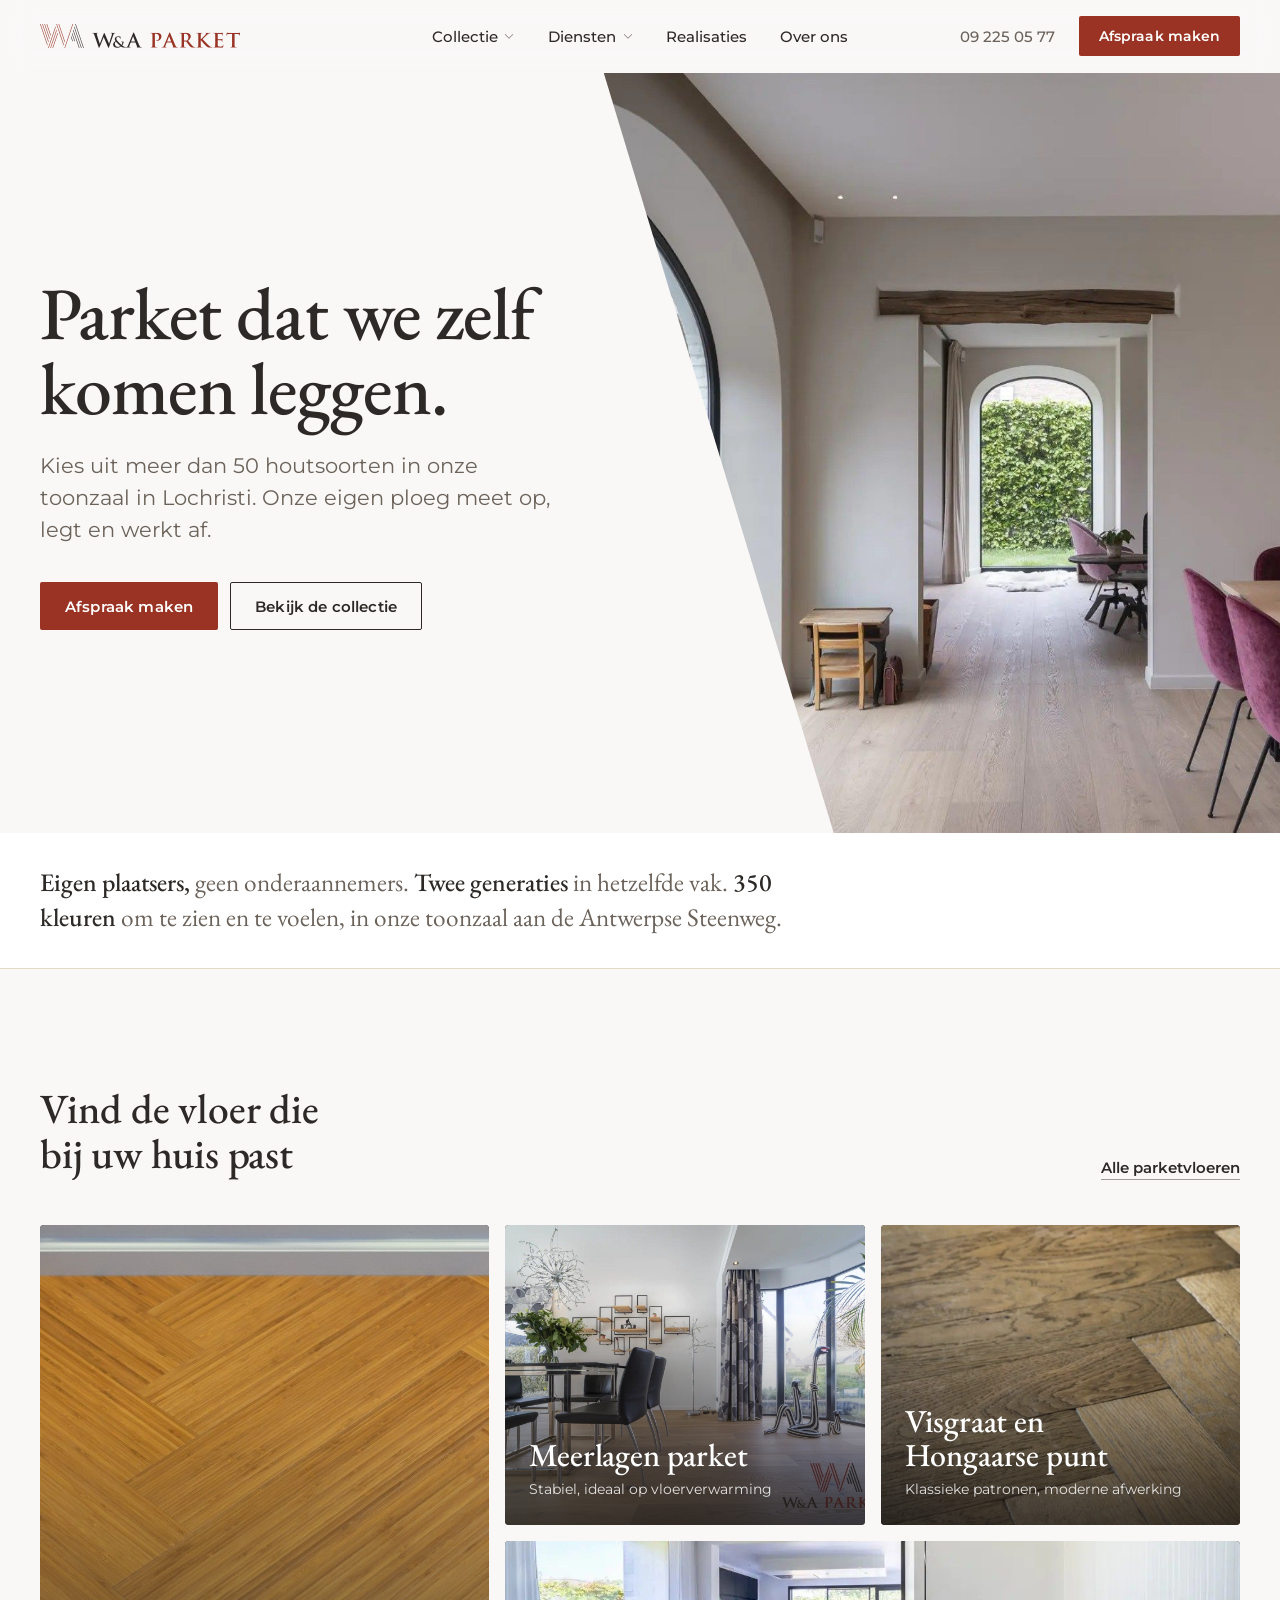
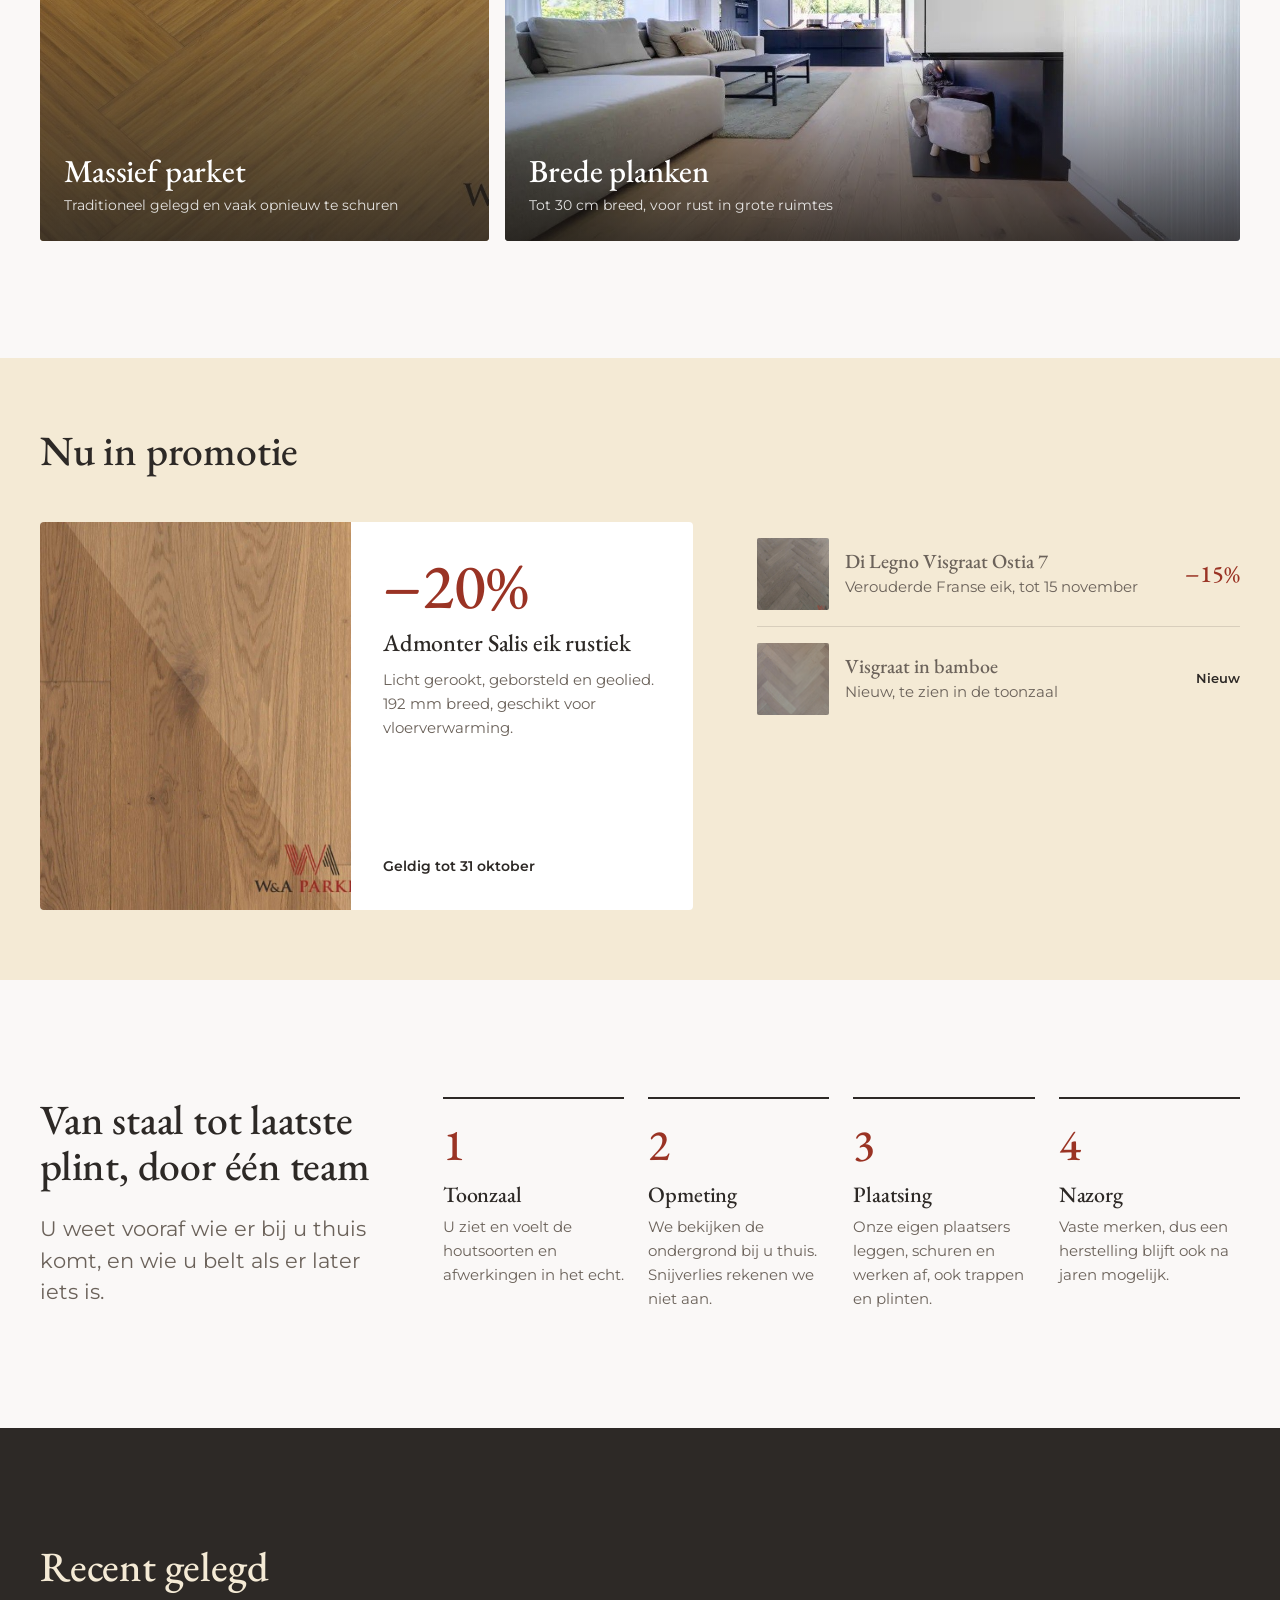
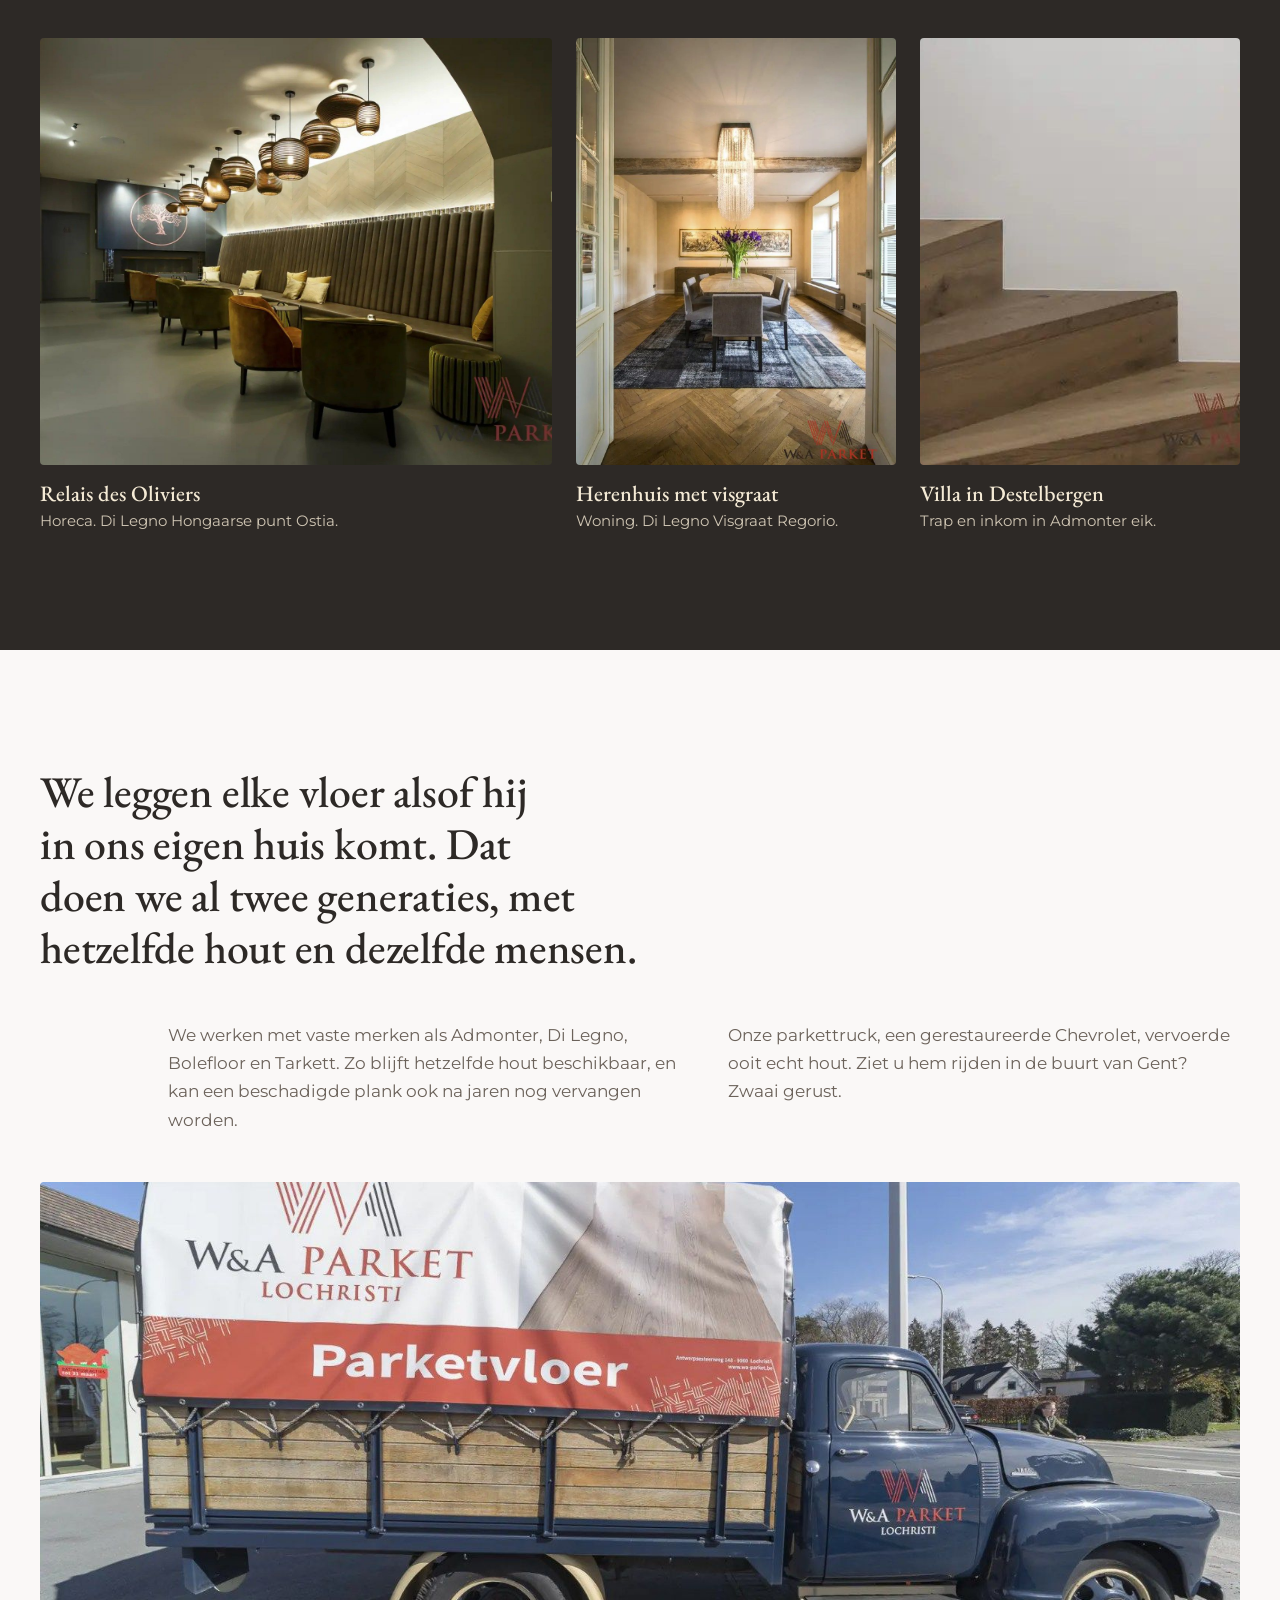
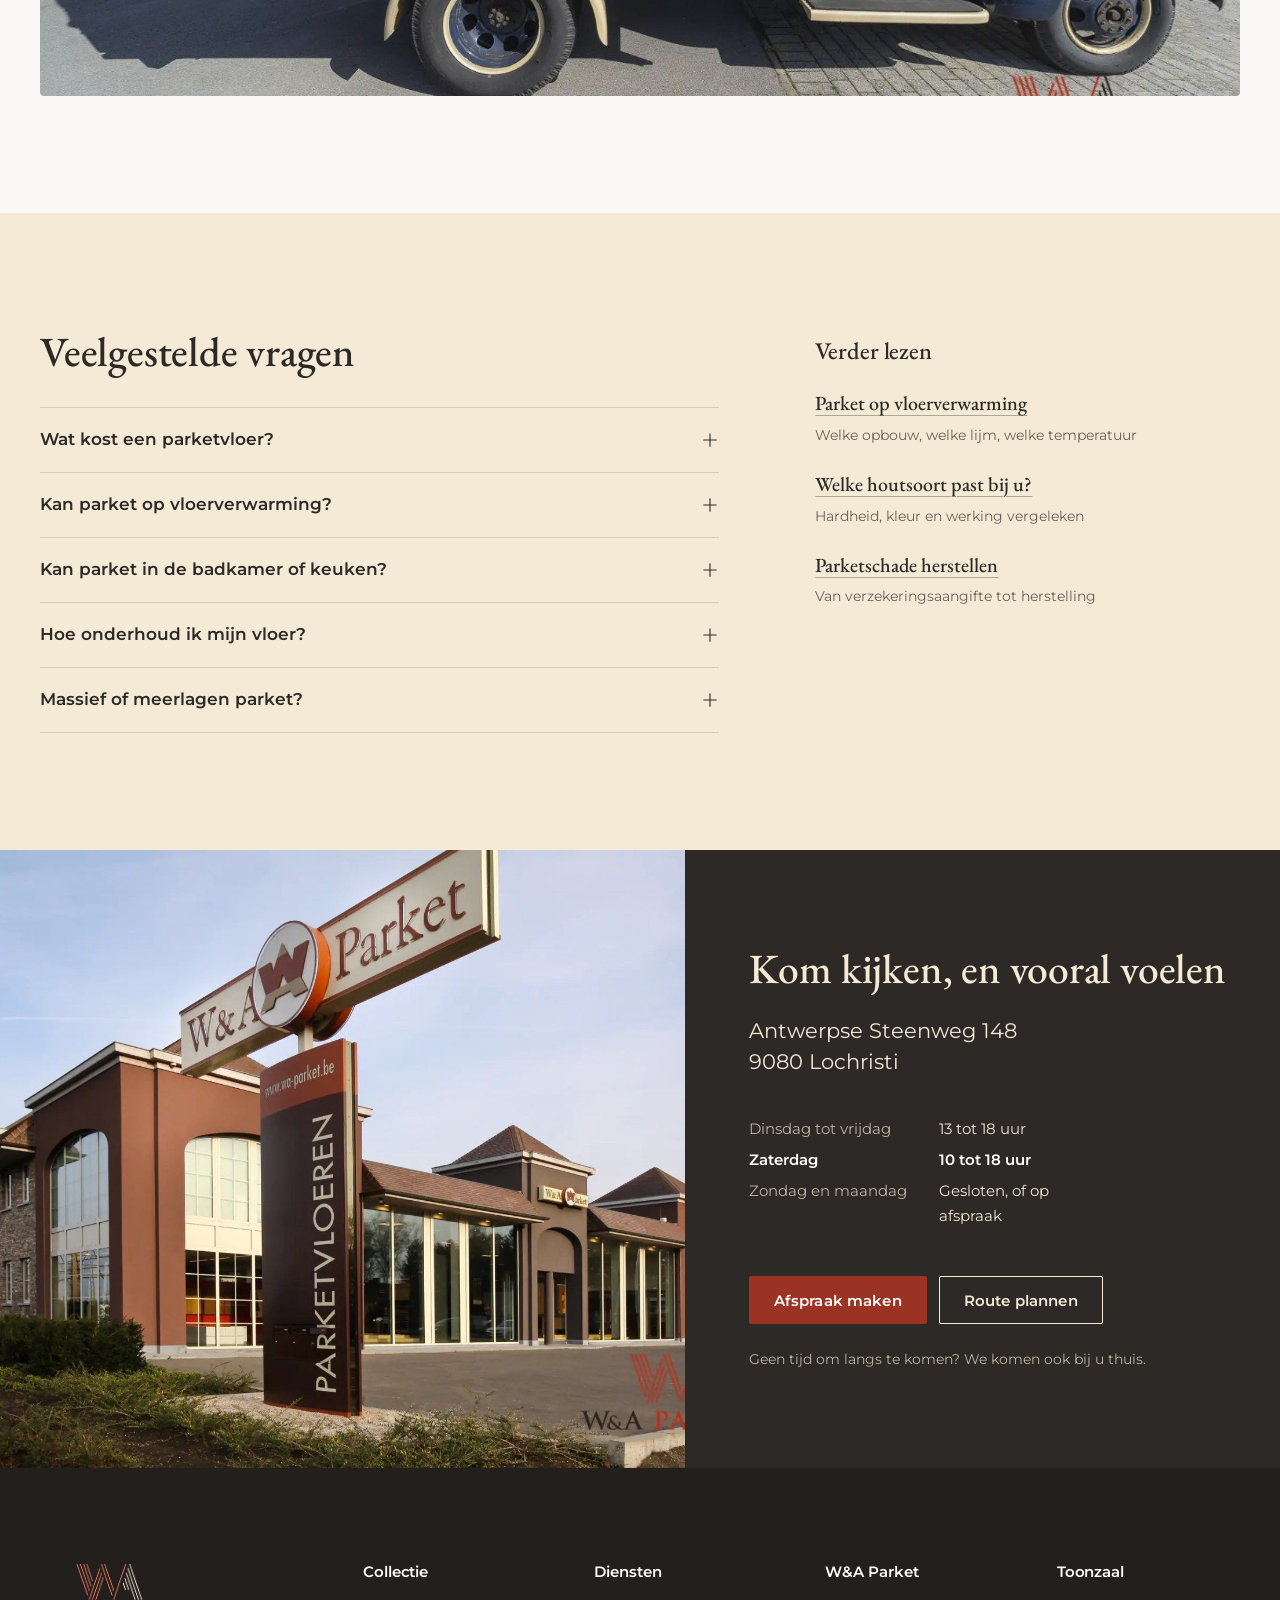
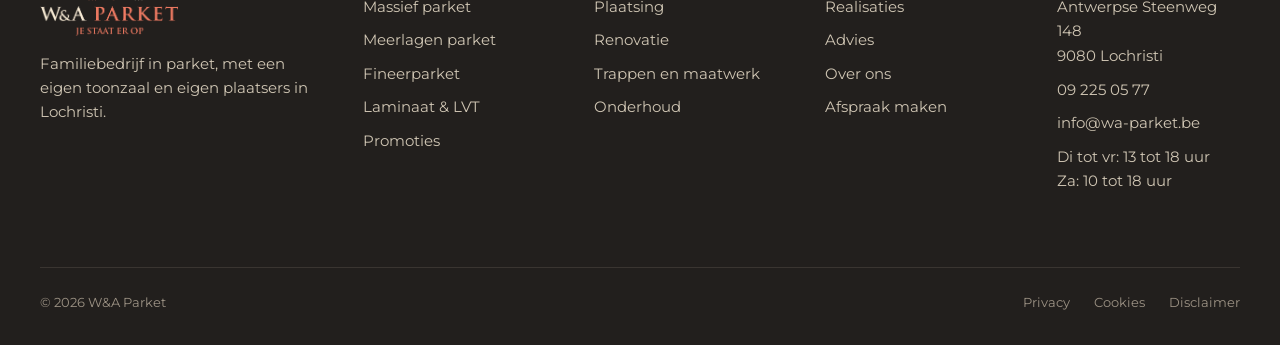
<file: Wa-Parket-V1/index.html>
<!doctype html>
<html lang="nl-BE">
<head>
<meta charset="utf-8">
<meta name="viewport" content="width=device-width, initial-scale=1, viewport-fit=cover">
<title>W&amp;A Parket: parket uit onze toonzaal, gelegd door onze eigen vakmensen</title>
<meta name="description" content="Familiebedrijf met eigen toonzaal in Lochristi en eigen plaatsers. Massief en meerlagen parket, visgraat, Hongaarse punt, renovatie en trappen.">
<meta name="theme-color" content="#FAF8F7">
<link rel="icon" href="assets/logo/favicon.ico">
<link rel="preconnect" href="https://fonts.googleapis.com">
<link rel="preconnect" href="https://fonts.gstatic.com" crossorigin>
<link rel="stylesheet" href="https://fonts.googleapis.com/css2?family=EB+Garamond:wght@400;500&amp;family=Montserrat:wght@400;500;600&amp;display=swap">
<link rel="stylesheet" href="assets/css/tokens.css">
<link rel="stylesheet" href="assets/css/main.css">
<script>document.documentElement.classList.add('js')</script>
</head>
<body class="page-home">
<a class="skip" href="#main">Naar de inhoud</a>
<header class="header" id="top">
  <div class="container header__bar">
    <a class="header__logo" href="index.html" aria-label="W&amp;A Parket, naar de startpagina"><img src="assets/logo/wa-parket-lockup.png" alt="W&amp;A Parket" width="1600" height="192"></a>

    <nav class="nav" aria-label="Hoofdmenu">
      <ul class="nav__list">
        <li class="nav__item">
          <button class="nav__link" aria-expanded="false" aria-controls="mega-collectie">Collectie <svg viewBox="0 0 256 256" fill="currentColor" aria-hidden="true" focusable="false"><path d="M213.66,101.66l-80,80a8,8,0,0,1-11.32,0l-80-80A8,8,0,0,1,53.66,90.34L128,164.69l74.34-74.35a8,8,0,0,1,11.32,11.32Z"/></svg></button>
          <div class="mega" id="mega-collectie">
            <div class="mega__main">
              <p class="mega__title">Parketvloeren</p>
              <ul class="mega__rows">
                <li><a href="collectie.html?type=massief"><img src="assets/img/visgraat-warm.jpg" alt="" loading="lazy" width="56" height="56"><span><b>Massief parket</b><small>Traditioneel, vaak opnieuw te schuren</small></span></a></li>
                <li><a href="collectie.html?type=meerlagen"><img src="assets/img/living-garden.jpg" alt="" loading="lazy" width="56" height="56"><span><b>Meerlagen parket</b><small>Stabiel, ideaal op vloerverwarming</small></span></a></li>
                <li><a href="collectie.html?vorm=plank"><img src="assets/img/products/bolefloor-eik-rustiek.jpg" alt="" loading="lazy" width="56" height="56"><span><b>Planken</b><small>Van smal tot klassiek breed</small></span></a></li>
                <li><a href="collectie.html?vorm=xxl"><img src="assets/img/products/admonter-lapis-xxl.jpg" alt="" loading="lazy" width="56" height="56"><span><b>Brede planken</b><small>Tot 30 cm, rust in grote ruimtes</small></span></a></li>
                <li><a href="collectie.html?vorm=visgraat"><img src="assets/img/regorio/regorio-2.jpg" alt="" loading="lazy" width="56" height="56"><span><b>Visgraat</b><small>Klassiek patroon, moderne afwerking</small></span></a></li>
                <li><a href="collectie.html?vorm=hongaarse-punt"><img src="assets/img/products/dilegno-hongaarse-punt-ostia.jpg" alt="" loading="lazy" width="56" height="56"><span><b>Hongaarse punt</b><small>Het visgraatpatroon, maar dan in punt</small></span></a></li>
              </ul>
            </div>
            <div class="mega__side">
              <p class="mega__title">Merken</p>
              <ul class="mega__rows mega__rows--compact">
                <li><a href="collectie.html?merk=admonter"><img src="assets/img/products/admonter-salis-rustiek.jpg" alt="" loading="lazy" width="56" height="56"><span><b>Admonter</b></span></a></li>
                <li><a href="collectie.html?merk=di-legno"><img src="assets/img/products/dilegno-visgraat-ostia-7.jpg" alt="" loading="lazy" width="56" height="56"><span><b>Di Legno</b></span></a></li>
                <li><a href="collectie.html?merk=bolefloor"><img src="assets/img/products/bolefloor-walnoot.jpg" alt="" loading="lazy" width="56" height="56"><span><b>Bolefloor</b></span></a></li>
                <li><a href="collectie.html?merk=tarkett"><img src="assets/img/products/tarkett-grace-century.jpg" alt="" loading="lazy" width="56" height="56"><span><b>Tarkett</b></span></a></li>
              </ul>
              <div class="mega__foot">
                <a class="mega__promo" href="index.html#promoties"><span>Promoties</span><span class="badge">−20%</span></a>
                <a class="btn btn--secondary btn--sm btn--block" href="collectie.html">Alle 196 vloeren</a>
              </div>
            </div>
          </div>
        </li>
        <li class="nav__item">
          <button class="nav__link" aria-expanded="false" aria-controls="mega-diensten">Diensten <svg viewBox="0 0 256 256" fill="currentColor" aria-hidden="true" focusable="false"><path d="M213.66,101.66l-80,80a8,8,0,0,1-11.32,0l-80-80A8,8,0,0,1,53.66,90.34L128,164.69l74.34-74.35a8,8,0,0,1,11.32,11.32Z"/></svg></button>
          <div class="mega" id="mega-diensten">
            <div class="mega__main">
              <p class="mega__title">Wat we voor u doen</p>
              <ul class="mega__rows">
                <li><a href="index.html#werkwijze"><img src="assets/img/living-sofa.jpg" alt="" loading="lazy" width="56" height="56"><span><b>Plaatsing</b><small>Door onze eigen vakmensen</small></span></a></li>
                <li><a href="index.html#werkwijze"><img src="assets/img/detail-texture-reclaimed.jpg" alt="" loading="lazy" width="56" height="56"><span><b>Schuren en renovatie</b><small>Uw bestaande vloer als nieuw</small></span></a></li>
                <li><a href="index.html#werkwijze"><img src="assets/img/stairs.jpg" alt="" loading="lazy" width="56" height="56"><span><b>Trappen en maatwerk</b><small>Treden in hetzelfde hout</small></span></a></li>
                <li><a href="index.html#werkwijze"><img src="assets/img/detail-plank-light.jpg" alt="" loading="lazy" width="56" height="56"><span><b>Afwerking en onderhoud</b><small>Olie, lak en onderhoudsproducten</small></span></a></li>
                <li><a href="index.html#werkwijze"><img src="assets/img/kitchen.jpg" alt="" loading="lazy" width="56" height="56"><span><b>Randafwerking</b><small>Plinten, profielen, overgangen</small></span></a></li>
                <li><a href="index.html#advies"><img src="assets/img/detail-knots.jpg" alt="" loading="lazy" width="56" height="56"><span><b>Parketschade herstellen</b><small>Van aangifte tot herstelling</small></span></a></li>
              </ul>
            </div>
            <div class="mega__side">
              <p class="mega__title">Advies</p>
              <ul class="mega__rows mega__rows--compact">
                <li><a href="index.html#advies"><img src="assets/img/living-fireplace-wide.jpg" alt="" loading="lazy" width="56" height="56"><span><b>Parket op vloerverwarming</b></span></a></li>
                <li><a href="index.html#advies"><img src="assets/img/detail-chevron.jpg" alt="" loading="lazy" width="56" height="56"><span><b>Het juiste hout kiezen</b></span></a></li>
                <li><a href="index.html#advies"><img src="assets/img/bathroom.jpg" alt="" loading="lazy" width="56" height="56"><span><b>Ondergrond en vocht</b></span></a></li>
                <li><a href="index.html#faq"><img src="assets/img/toonzaal-exterior.jpg" alt="" loading="lazy" width="56" height="56"><span><b>Veelgestelde vragen</b></span></a></li>
              </ul>
            </div>
          </div>
        </li>
        <li class="nav__item"><a class="nav__link" href="index.html#realisaties">Realisaties</a></li>
        <li class="nav__item"><a class="nav__link" href="index.html#over-ons">Over ons</a></li>
      </ul>
    </nav>

    <div class="header__actions">
      <a class="header__phone" href="tel:+3292250577">09 225 05 77</a>
      <a class="btn btn--primary btn--sm" href="afspraak.html">Afspraak maken</a>
    </div>
    <button class="burger" aria-label="Menu openen" aria-expanded="false" aria-controls="drawer"><span></span></button>
  </div>
</header>
<div class="mega-backdrop" aria-hidden="true"></div>

<div class="drawer" id="drawer" role="dialog" aria-modal="true" aria-label="Menu">
  <div class="drawer__top container">
    <img src="assets/logo/wa-parket-lockup.png" alt="W&amp;A Parket" width="1600" height="192">
    <button class="drawer__close" aria-label="Menu sluiten"><svg viewBox="0 0 256 256" fill="currentColor" aria-hidden="true" focusable="false"><path d="M205.66,194.34a8,8,0,0,1-11.32,11.32L128,139.31,61.66,205.66a8,8,0,0,1-11.32-11.32L116.69,128,50.34,61.66A8,8,0,0,1,61.66,50.34L128,116.69l66.34-66.35a8,8,0,0,1,11.32,11.32L139.31,128Z"/></svg></button>
  </div>
  <nav class="drawer__body container" aria-label="Mobiel menu">
    <div class="drawer__group"><button aria-expanded="false" aria-controls="d-col">Collectie <svg viewBox="0 0 256 256" fill="currentColor" aria-hidden="true" focusable="false"><path d="M224,128a8,8,0,0,1-8,8H136v80a8,8,0,0,1-16,0V136H40a8,8,0,0,1,0-16h80V40a8,8,0,0,1,16,0v80h80A8,8,0,0,1,224,128Z"/></svg></button>
      <div class="drawer__sub drawer__sub--thumbs" id="d-col"><a href="collectie.html?type=massief"><img src="assets/img/visgraat-warm.jpg" alt="" loading="lazy">Massief parket</a><a href="collectie.html?type=meerlagen"><img src="assets/img/living-garden.jpg" alt="" loading="lazy">Meerlagen parket</a><a href="collectie.html?vorm=plank"><img src="assets/img/products/bolefloor-eik-rustiek.jpg" alt="" loading="lazy">Planken</a><a href="collectie.html?vorm=xxl"><img src="assets/img/products/admonter-lapis-xxl.jpg" alt="" loading="lazy">Brede planken</a><a href="collectie.html?vorm=visgraat"><img src="assets/img/regorio/regorio-2.jpg" alt="" loading="lazy">Visgraat</a><a href="collectie.html?vorm=hongaarse-punt"><img src="assets/img/products/dilegno-hongaarse-punt-ostia.jpg" alt="" loading="lazy">Hongaarse punt</a><a href="index.html#promoties">Promoties</a><a href="collectie.html">Alle 196 vloeren</a></div></div>
    <div class="drawer__group"><button aria-expanded="false" aria-controls="d-dien">Diensten <svg viewBox="0 0 256 256" fill="currentColor" aria-hidden="true" focusable="false"><path d="M224,128a8,8,0,0,1-8,8H136v80a8,8,0,0,1-16,0V136H40a8,8,0,0,1,0-16h80V40a8,8,0,0,1,16,0v80h80A8,8,0,0,1,224,128Z"/></svg></button>
      <div class="drawer__sub drawer__sub--thumbs" id="d-dien"><a href="index.html#werkwijze"><img src="assets/img/living-sofa.jpg" alt="" loading="lazy">Plaatsing</a><a href="index.html#werkwijze"><img src="assets/img/detail-texture-reclaimed.jpg" alt="" loading="lazy">Schuren en renovatie</a><a href="index.html#werkwijze"><img src="assets/img/stairs.jpg" alt="" loading="lazy">Trappen en maatwerk</a><a href="index.html#werkwijze"><img src="assets/img/detail-plank-light.jpg" alt="" loading="lazy">Afwerking en onderhoud</a><a href="index.html#werkwijze"><img src="assets/img/kitchen.jpg" alt="" loading="lazy">Randafwerking</a><a href="index.html#advies"><img src="assets/img/detail-knots.jpg" alt="" loading="lazy">Parketschade herstellen</a><a href="index.html#faq">Advies en veelgestelde vragen</a></div></div>
    <div class="drawer__group"><a href="index.html#realisaties">Realisaties</a></div>
    <div class="drawer__group"><a href="index.html#over-ons">Over ons</a></div>
  </nav>
  <div class="drawer__foot container">
    <p>Antwerpse Steenweg 148, Lochristi<br>Di tot vr 13 tot 18 uur, za 10 tot 18 uur</p>
    <div class="drawer__ctas"><a class="btn btn--secondary" href="tel:+3292250577"><svg viewBox="0 0 256 256" fill="currentColor" aria-hidden="true" focusable="false"><path d="M222.37,158.46l-47.11-21.11-.13-.06a16,16,0,0,0-15.17,1.4,8.12,8.12,0,0,0-.75.56L134.87,160c-15.42-7.49-31.34-23.29-38.83-38.51l20.78-24.71c.2-.25.39-.5.57-.77a16,16,0,0,0,1.32-15.06l0-.12L97.54,33.64a16,16,0,0,0-16.62-9.52A56.26,56.26,0,0,0,32,80c0,79.4,64.6,144,144,144a56.26,56.26,0,0,0,55.88-48.92A16,16,0,0,0,222.37,158.46ZM176,208A128.14,128.14,0,0,1,48,80,40.2,40.2,0,0,1,82.87,40a.61.61,0,0,0,0,.12l21,47L83.2,111.86a6.13,6.13,0,0,0-.57.77,16,16,0,0,0-1,15.7c9.06,18.53,27.73,37.06,46.46,46.11a16,16,0,0,0,15.75-1.14,8.44,8.44,0,0,0,.74-.56L168.89,152l47,21.05h0s.08,0,.11,0A40.21,40.21,0,0,1,176,208Z"/></svg> Bellen</a><a class="btn btn--primary" href="afspraak.html">Afspraak maken</a></div>
  </div>
</div>

<main id="main">
<!-- Hero: één beeld, gelegd in vier planken -->
<section class="hero" aria-labelledby="hero-title">
  <div class="hero__copy">
    <h1 class="hero__title" id="hero-title">Parket dat we zelf komen leggen.</h1>
    <p class="hero__lead">Kies uit meer dan 50 houtsoorten in onze toonzaal in Lochristi. Onze eigen ploeg meet op, legt en werkt af.</p>
    <div class="hero__ctas">
      <a class="btn btn--primary" href="afspraak.html">Afspraak maken</a>
      <a class="btn btn--secondary" href="collectie.html">Bekijk de collectie</a>
    </div>
  </div>
  <div class="hero__media" aria-hidden="true">
    <div class="hero__plank"><img src="assets/img/dining-arch.jpg" alt="" width="1600" height="1066" fetchpriority="high"></div>
    <div class="hero__plank"><img src="assets/img/dining-arch.jpg" alt="" width="1600" height="1066"></div>
    <div class="hero__plank"><img src="assets/img/dining-arch.jpg" alt="" width="1600" height="1066"></div>
    <div class="hero__plank"><img src="assets/img/dining-arch.jpg" alt="" width="1600" height="1066"></div>
  </div>
</section>

<!-- Vertrouwen: in zinnen, niet in iconen -->
<section class="facts" aria-label="Over W&amp;A Parket">
  <div class="container">
    <p><b>Eigen plaatsers,</b> geen onderaannemers. <b>Twee generaties</b> in hetzelfde vak. <b>350 kleuren</b> om te zien en te voelen, in onze toonzaal aan de Antwerpse Steenweg.</p>
  </div>
</section>

<!-- Collectie -->
<section class="section" aria-labelledby="col-title">
  <div class="container">
    <div class="section-head">
      <h2 class="h2" id="col-title">Vind de vloer die bij uw huis past</h2>
      <a class="link" href="collectie.html">Alle parketvloeren</a>
    </div>
    <div class="tiles">
      <a class="tile tile--tall" href="collectie.html?type=massief">
        <img src="assets/img/visgraat-warm.jpg" alt="" loading="lazy" width="1600" height="1066">
        <div class="tile__body"><h3>Massief parket</h3><p>Traditioneel gelegd en vaak opnieuw te schuren</p></div>
      </a>
      <a class="tile" href="collectie.html?type=meerlagen">
        <img src="assets/img/living-garden.jpg" alt="" loading="lazy" width="1600" height="1066">
        <div class="tile__body"><h3>Meerlagen parket</h3><p>Stabiel, ideaal op vloerverwarming</p></div>
      </a>
      <a class="tile" href="collectie.html?vorm=visgraat">
        <img src="assets/img/regorio/regorio-2.jpg" alt="" loading="lazy" width="1155" height="1731">
        <div class="tile__body"><h3>Visgraat en Hongaarse punt</h3><p>Klassieke patronen, moderne afwerking</p></div>
      </a>
      <a class="tile tile--wide" href="collectie.html?vorm=xxl">
        <img src="assets/img/living-open.jpg" alt="" loading="lazy" width="1110" height="500">
        <div class="tile__body"><h3>Brede planken</h3><p>Tot 30 cm breed, voor rust in grote ruimtes</p></div>
      </a>
    </div>
  </div>
</section>

<!-- Promoties: één uitgelicht, de rest als lijst -->
<section class="section section--creme section--tight" id="promoties" aria-labelledby="promo-title">
  <div class="container">
    <h2 class="h2" id="promo-title" style="margin-bottom:var(--block-gap)">Nu in promotie</h2>
    <div class="deals">
      <a class="deal-lead" href="product.html">
        <img src="assets/img/products/admonter-salis-rustiek.jpg" alt="Admonter Salis eik rustiek, close-up van de geborstelde planken" loading="lazy" width="720" height="900">
        <div class="deal-lead__body">
          <span class="deal-lead__off">−20%</span>
          <h3>Admonter Salis eik rustiek</h3>
          <p>Licht gerookt, geborsteld en geolied. 192 mm breed, geschikt voor vloerverwarming.</p>
          <span class="deal__until">Geldig tot 31 oktober</span>
        </div>
      </a>
      <ul class="deal-list">
        <li><a href="product.html"><img src="assets/img/products/dilegno-visgraat-ostia-7.jpg" alt="" loading="lazy" width="720" height="900"><span><b>Di Legno Visgraat Ostia 7</b>Verouderde Franse eik, tot 15 november</span><span class="deal__pct">−15%</span></a></li>
        <li><a href="collectie.html?vorm=visgraat"><img src="assets/img/detail-visgraat.jpg" alt="" loading="lazy"><span><b>Visgraat in bamboe</b>Nieuw, te zien in de toonzaal</span><span class="deal__pct deal__pct--new">Nieuw</span></a></li>
      </ul>
    </div>
  </div>
</section>

<!-- Werkwijze: echte volgorde, dus genummerd -->
<section class="section" id="werkwijze" aria-labelledby="work-title">
  <div class="container process">
    <div>
      <h2 class="h2" id="work-title">Van staal tot laatste plint, door één team</h2>
      <p class="lead" style="margin-top:var(--space-5)">U weet vooraf wie er bij u thuis komt, en wie u belt als er later iets is.</p>
    </div>
    <ol class="steps">
      <li class="step"><span class="step__n">1</span><h3>Toonzaal</h3><p>U ziet en voelt de houtsoorten en afwerkingen in het echt.</p></li>
      <li class="step"><span class="step__n">2</span><h3>Opmeting</h3><p>We bekijken de ondergrond bij u thuis. Snijverlies rekenen we niet aan.</p></li>
      <li class="step"><span class="step__n">3</span><h3>Plaatsing</h3><p>Onze eigen plaatsers leggen, schuren en werken af, ook trappen en plinten.</p></li>
      <li class="step"><span class="step__n">4</span><h3>Nazorg</h3><p>Vaste merken, dus een herstelling blijft ook na jaren mogelijk.</p></li>
    </ol>
  </div>
</section>

<!-- Realisaties: beelden laten spreken, uitleg eronder -->
<section class="section section--dark" id="realisaties" aria-labelledby="real-title">
  <div class="container">
    <h2 class="h2" id="real-title" style="margin-bottom:var(--block-gap)">Recent gelegd</h2>
    <div class="reel">
      <figure class="reel__item reel__item--wide">
        <img src="assets/img/horeca-relais-lounge.jpg" alt="Lounge van Relais des Oliviers met een Hongaarse punt in verouderde eik" loading="lazy" width="1600" height="1066">
        <figcaption><b>Relais des Oliviers</b>Horeca. Di Legno Hongaarse punt Ostia.</figcaption>
      </figure>
      <figure class="reel__item">
        <img src="assets/img/regorio/regorio-5.jpg" alt="Eetkamer in een herenhuis met een verouderde eiken visgraatvloer" loading="lazy" width="1189" height="1681">
        <figcaption><b>Herenhuis met visgraat</b>Woning. Di Legno Visgraat Regorio.</figcaption>
      </figure>
      <figure class="reel__item">
        <img class="pos-low" src="assets/img/stairs.jpg" alt="Trap en inkom afgewerkt in Admonter eik" loading="lazy" width="500" height="500">
        <figcaption><b>Villa in Destelbergen</b>Trap en inkom in Admonter eik.</figcaption>
      </figure>
    </div>
  </div>
</section>

<!-- Over ons: verhaal, geen feature-grid -->
<section class="section" id="over-ons" aria-labelledby="why-title">
  <div class="container story">
    <h2 class="story__statement" id="why-title">We leggen elke vloer alsof hij in ons eigen huis komt. Dat doen we al twee generaties, met hetzelfde hout en dezelfde mensen.</h2>
    <div class="story__cols">
      <p>We werken met vaste merken als Admonter, Di Legno, Bolefloor en Tarkett. Zo blijft hetzelfde hout beschikbaar, en kan een beschadigde plank ook na jaren nog vervangen worden.</p>
      <p>Onze parkettruck, een gerestaureerde Chevrolet, vervoerde ooit echt hout. Ziet u hem rijden in de buurt van Gent? Zwaai gerust.</p>
    </div>
    <img class="story__img" src="assets/img/chevrolet-truck.jpg" alt="De gerestaureerde Chevrolet-parkettruck van W&amp;A Parket op de parking van de toonzaal" loading="lazy" width="1600" height="1066">
  </div>
</section>

<!-- Vragen en advies -->
<section class="section section--creme" id="advies" aria-labelledby="faq-title">
  <div class="container advice">
    <div id="faq">
      <h2 class="h2" id="faq-title" style="margin-bottom:var(--space-6)">Veelgestelde vragen</h2>
      <div class="faq">
        <details><summary>Wat kost een parketvloer?<svg viewBox="0 0 256 256" fill="currentColor" aria-hidden="true" focusable="false"><path d="M224,128a8,8,0,0,1-8,8H136v80a8,8,0,0,1-16,0V136H40a8,8,0,0,1,0-16h80V40a8,8,0,0,1,16,0v80h80A8,8,0,0,1,224,128Z"/></svg></summary><p>Dat hangt af van houtsoort, vorm, afwerking en ondergrond. Na de opmeting bij u thuis krijgt u een offerte zonder verrassingen, met het snijverlies inbegrepen.</p></details>
        <details><summary>Kan parket op vloerverwarming?<svg viewBox="0 0 256 256" fill="currentColor" aria-hidden="true" focusable="false"><path d="M224,128a8,8,0,0,1-8,8H136v80a8,8,0,0,1-16,0V136H40a8,8,0,0,1,0-16h80V40a8,8,0,0,1,16,0v80h80A8,8,0,0,1,224,128Z"/></svg></summary><p>Ja. De meeste meerlagenvloeren en veel massieve vloeren zijn geschikt. We adviseren de juiste opbouw en plaatsingsmethode voor uw situatie.</p></details>
        <details><summary>Kan parket in de badkamer of keuken?<svg viewBox="0 0 256 256" fill="currentColor" aria-hidden="true" focusable="false"><path d="M224,128a8,8,0,0,1-8,8H136v80a8,8,0,0,1-16,0V136H40a8,8,0,0,1,0-16h80V40a8,8,0,0,1,16,0v80h80A8,8,0,0,1,224,128Z"/></svg></summary><p>Met de juiste houtsoort en afwerking wel. In de toonzaal tonen we vloeren die bestand zijn tegen vocht en vlekken.</p></details>
        <details><summary>Hoe onderhoud ik mijn vloer?<svg viewBox="0 0 256 256" fill="currentColor" aria-hidden="true" focusable="false"><path d="M224,128a8,8,0,0,1-8,8H136v80a8,8,0,0,1-16,0V136H40a8,8,0,0,1,0-16h80V40a8,8,0,0,1,16,0v80h80A8,8,0,0,1,224,128Z"/></svg></summary><p>Een geoliede vloer krijgt af en toe een onderhoudsbeurt, een gelakte vloer vraagt minder. Bij de oplevering krijgt u onderhoudsadvies op maat.</p></details>
        <details><summary>Massief of meerlagen parket?<svg viewBox="0 0 256 256" fill="currentColor" aria-hidden="true" focusable="false"><path d="M224,128a8,8,0,0,1-8,8H136v80a8,8,0,0,1-16,0V136H40a8,8,0,0,1,0-16h80V40a8,8,0,0,1,16,0v80h80A8,8,0,0,1,224,128Z"/></svg></summary><p>Massief parket kan vaker geschuurd worden. Meerlagen parket is stabieler en sneller geplaatst. We leggen de keuze graag naast uw huis en uw budget.</p></details>
      </div>
    </div>
    <div class="reading">
      <h2 class="h3" style="margin-bottom:var(--space-5)">Verder lezen</h2>
      <ul>
        <li><a href="#advies"><span>Parket op vloerverwarming</span><small>Welke opbouw, welke lijm, welke temperatuur</small></a></li>
        <li><a href="#advies"><span>Welke houtsoort past bij u?</span><small>Hardheid, kleur en werking vergeleken</small></a></li>
        <li><a href="#advies"><span>Parketschade herstellen</span><small>Van verzekeringsaangifte tot herstelling</small></a></li>
      </ul>
    </div>
  </div>
</section>

<!-- Toonzaal -->
<section class="showroom" id="toonzaal" aria-labelledby="show-title">
  <div class="showroom__media"><img src="assets/img/toonzaal-exterior-2.jpg" alt="De toonzaal van W&amp;A Parket aan de Antwerpse Steenweg in Lochristi" loading="lazy" width="1600" height="1066"></div>
  <div class="showroom__body on-dark">
    <h2 class="h2" id="show-title">Kom kijken, en vooral voelen</h2>
    <address class="showroom__address">Antwerpse Steenweg 148<br>9080 Lochristi</address>
    <dl class="hours" data-hours>
      <dt data-day="2 3 4 5">Dinsdag tot vrijdag</dt><dd data-day="2 3 4 5">13 tot 18 uur</dd>
      <dt data-day="6">Zaterdag</dt><dd data-day="6">10 tot 18 uur</dd>
      <dt data-day="0 1">Zondag en maandag</dt><dd data-day="0 1">Gesloten, of op afspraak</dd>
    </dl>
    <div class="showroom__ctas">
      <a class="btn btn--primary" href="afspraak.html">Afspraak maken</a>
      <a class="btn btn--secondary" href="https://maps.google.com/?q=Antwerpse+Steenweg+148,+9080+Lochristi" target="_blank" rel="noopener">Route plannen</a>
    </div>
    <p class="showroom__note">Geen tijd om langs te komen? We komen ook bij u thuis.</p>
  </div>
</section>

</main>
<footer class="footer">
  <div class="container">
    <div class="footer__grid">
      <div class="footer__brand">
        <img src="assets/logo/wa-parket-logo-light.png" alt="W&amp;A Parket, Je staat erop" width="1181" height="614" loading="lazy">
        <p>Familiebedrijf in parket, met een eigen toonzaal en eigen plaatsers in Lochristi.</p>
      </div>
      <div><h2>Collectie</h2><ul><li><a href="collectie.html?type=massief">Massief parket</a></li><li><a href="collectie.html?type=meerlagen">Meerlagen parket</a></li><li><a href="collectie.html?type=fineer">Fineerparket</a></li><li><a href="collectie.html?type=laminaat">Laminaat &amp; LVT</a></li><li><a href="index.html#promoties">Promoties</a></li></ul></div>
      <div><h2>Diensten</h2><ul><li><a href="index.html#werkwijze">Plaatsing</a></li><li><a href="index.html#werkwijze">Renovatie</a></li><li><a href="index.html#werkwijze">Trappen en maatwerk</a></li><li><a href="index.html#werkwijze">Onderhoud</a></li></ul></div>
      <div><h2>W&amp;A Parket</h2><ul><li><a href="index.html#realisaties">Realisaties</a></li><li><a href="index.html#advies">Advies</a></li><li><a href="index.html#over-ons">Over ons</a></li><li><a href="afspraak.html">Afspraak maken</a></li></ul></div>
      <div><h2>Toonzaal</h2><ul><li>Antwerpse Steenweg 148<br>9080 Lochristi</li><li><a href="tel:+3292250577">09 225 05 77</a></li><li><a href="mailto:info@wa-parket.be">info@wa-parket.be</a></li><li>Di tot vr: 13 tot 18 uur<br>Za: 10 tot 18 uur</li></ul></div>
    </div>
    <div class="footer__bottom">
      <span>© 2026 W&amp;A Parket</span>
      <nav aria-label="Juridisch"><a href="#">Privacy</a><a href="#">Cookies</a><a href="#">Disclaimer</a></nav>
    </div>
  </div>
</footer>

<div class="actionbar" aria-label="Snelle acties">
  <a class="btn btn--secondary" href="tel:+3292250577"><svg viewBox="0 0 256 256" fill="currentColor" aria-hidden="true" focusable="false"><path d="M222.37,158.46l-47.11-21.11-.13-.06a16,16,0,0,0-15.17,1.4,8.12,8.12,0,0,0-.75.56L134.87,160c-15.42-7.49-31.34-23.29-38.83-38.51l20.78-24.71c.2-.25.39-.5.57-.77a16,16,0,0,0,1.32-15.06l0-.12L97.54,33.64a16,16,0,0,0-16.62-9.52A56.26,56.26,0,0,0,32,80c0,79.4,64.6,144,144,144a56.26,56.26,0,0,0,55.88-48.92A16,16,0,0,0,222.37,158.46ZM176,208A128.14,128.14,0,0,1,48,80,40.2,40.2,0,0,1,82.87,40a.61.61,0,0,0,0,.12l21,47L83.2,111.86a6.13,6.13,0,0,0-.57.77,16,16,0,0,0-1,15.7c9.06,18.53,27.73,37.06,46.46,46.11a16,16,0,0,0,15.75-1.14,8.44,8.44,0,0,0,.74-.56L168.89,152l47,21.05h0s.08,0,.11,0A40.21,40.21,0,0,1,176,208Z"/></svg> Bellen</a>
  <a class="btn btn--primary" href="afspraak.html">Afspraak maken</a>
</div>

<script src="assets/js/main.js" defer></script>
</body>
</html>
</file>
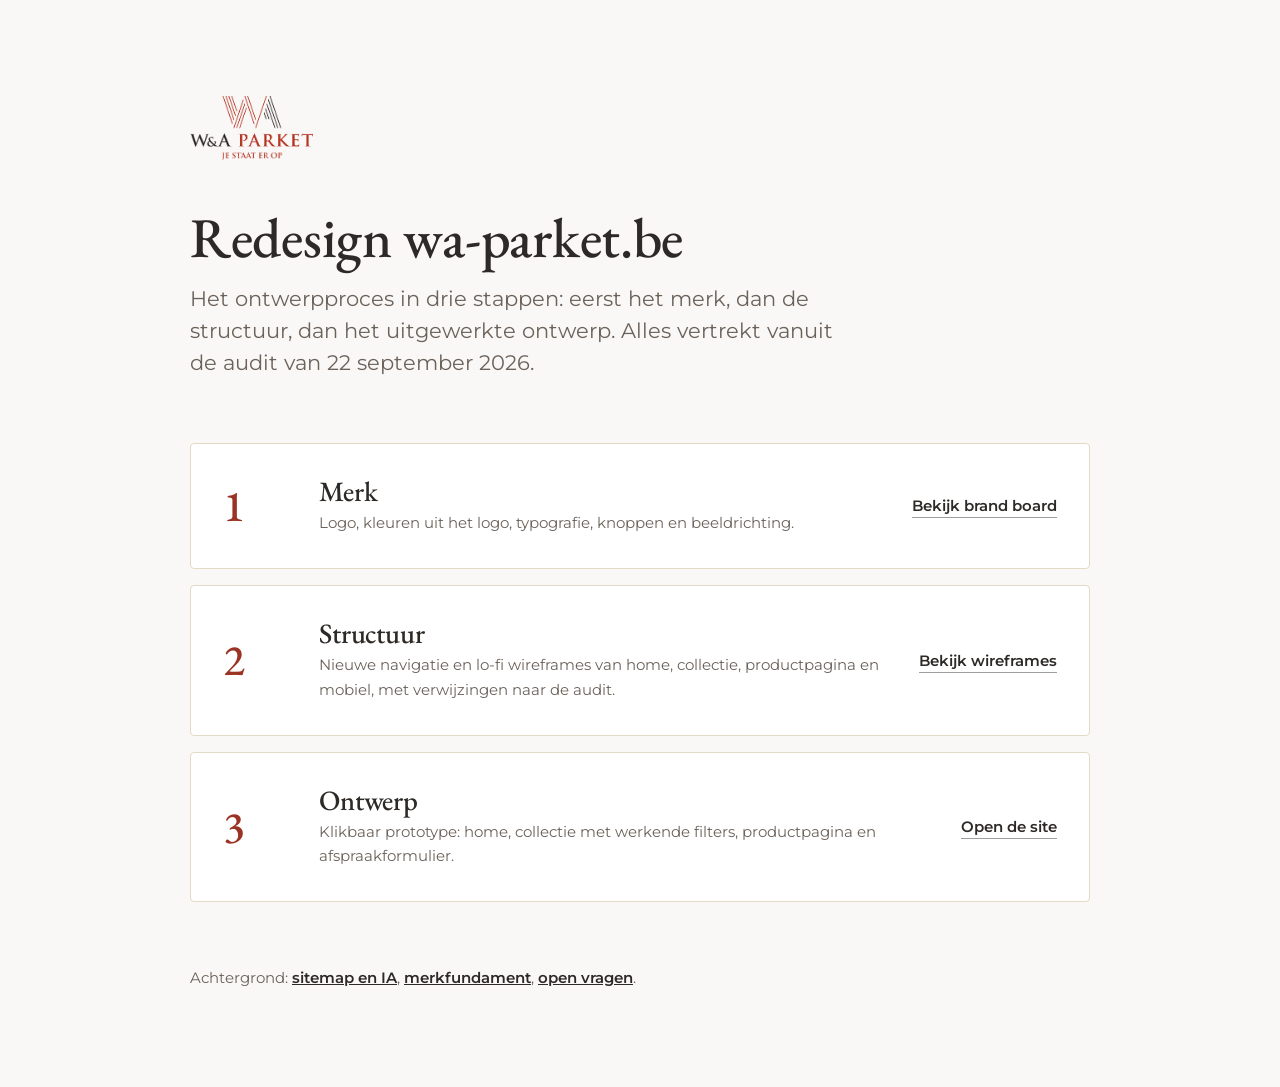
<file: Wa-Parket-V1/_design/index.html>
<!doctype html>
<html lang="nl-BE">
<head>
<meta charset="utf-8">
<meta name="viewport" content="width=device-width, initial-scale=1">
<title>W&amp;A Parket ontwerpproces</title>
<meta name="robots" content="noindex">
<link rel="preconnect" href="https://fonts.googleapis.com"><link rel="preconnect" href="https://fonts.gstatic.com" crossorigin>
<link rel="stylesheet" href="https://fonts.googleapis.com/css2?family=EB+Garamond:wght@400;500&amp;family=Montserrat:wght@400;500;600&amp;display=swap">
<link rel="stylesheet" href="../assets/css/tokens.css">
<link rel="stylesheet" href="../assets/css/main.css">
<style>
  .hub{max-width:980px;margin:0 auto;padding:var(--space-9) var(--gutter)}
  .hub header img{height:64px;width:auto;margin-bottom:var(--space-7)}
  .hub .steps-list{display:grid;gap:var(--space-4);margin-top:var(--space-8)}
  .hub a.item{display:grid;grid-template-columns:72px 1fr auto;gap:var(--space-5);align-items:center;padding:var(--space-6);background:var(--wa-wit);border:1px solid var(--wa-lijn);border-radius:var(--radius-md);text-decoration:none;transition:border-color var(--dur-fast)}
  .hub a.item:hover{border-color:var(--wa-zwart)}
  .hub a.item:hover h2{color:var(--wa-rood)}
  .hub .n{font:500 2.75rem/1 var(--font-display);color:var(--wa-rood)}
  .hub h2{font-size:1.75rem;margin-bottom:.3rem}
  .hub .item p{color:var(--wa-steen);font-size:.9375rem}
  .hub .files{margin-top:var(--space-8);font-size:.9375rem;color:var(--wa-steen)}
  .hub .files a{font-weight:600;color:var(--wa-zwart)}
  @media (max-width:640px){.hub a.item{grid-template-columns:1fr}.hub a.item .link{justify-self:start}}
</style>
</head>
<body>
<main class="hub">
  <header>
    <img src="../assets/logo/wa-parket-logo.png" alt="W&amp;A Parket">
    <h1 class="h1">Redesign wa-parket.be</h1>
    <p class="lead" style="margin-top:var(--space-4)">Het ontwerpproces in drie stappen: eerst het merk, dan de structuur, dan het uitgewerkte ontwerp. Alles vertrekt vanuit de audit van 22 september 2026.</p>
  </header>
  <div class="steps-list">
    <a class="item" href="01-brand/brand-board.html"><span class="n">1</span><div><h2>Merk</h2><p>Logo, kleuren uit het logo, typografie, knoppen en beeldrichting.</p></div><span class="link">Bekijk brand board</span></a>
    <a class="item" href="02-structure-lofi/wireframes.html"><span class="n">2</span><div><h2>Structuur</h2><p>Nieuwe navigatie en lo-fi wireframes van home, collectie, productpagina en mobiel, met verwijzingen naar de audit.</p></div><span class="link">Bekijk wireframes</span></a>
    <a class="item" href="../index.html"><span class="n">3</span><div><h2>Ontwerp</h2><p>Klikbaar prototype: home, collectie met werkende filters, productpagina en afspraakformulier.</p></div><span class="link">Open de site</span></a>
  </div>
  <p class="files">Achtergrond: <a href="02-structure-lofi/sitemap.md">sitemap en IA</a>, <a href="01-brand/brand.md">merkfundament</a>, <a href="README.md">open vragen</a>.</p>
</main>
</body>
</html>
</file>
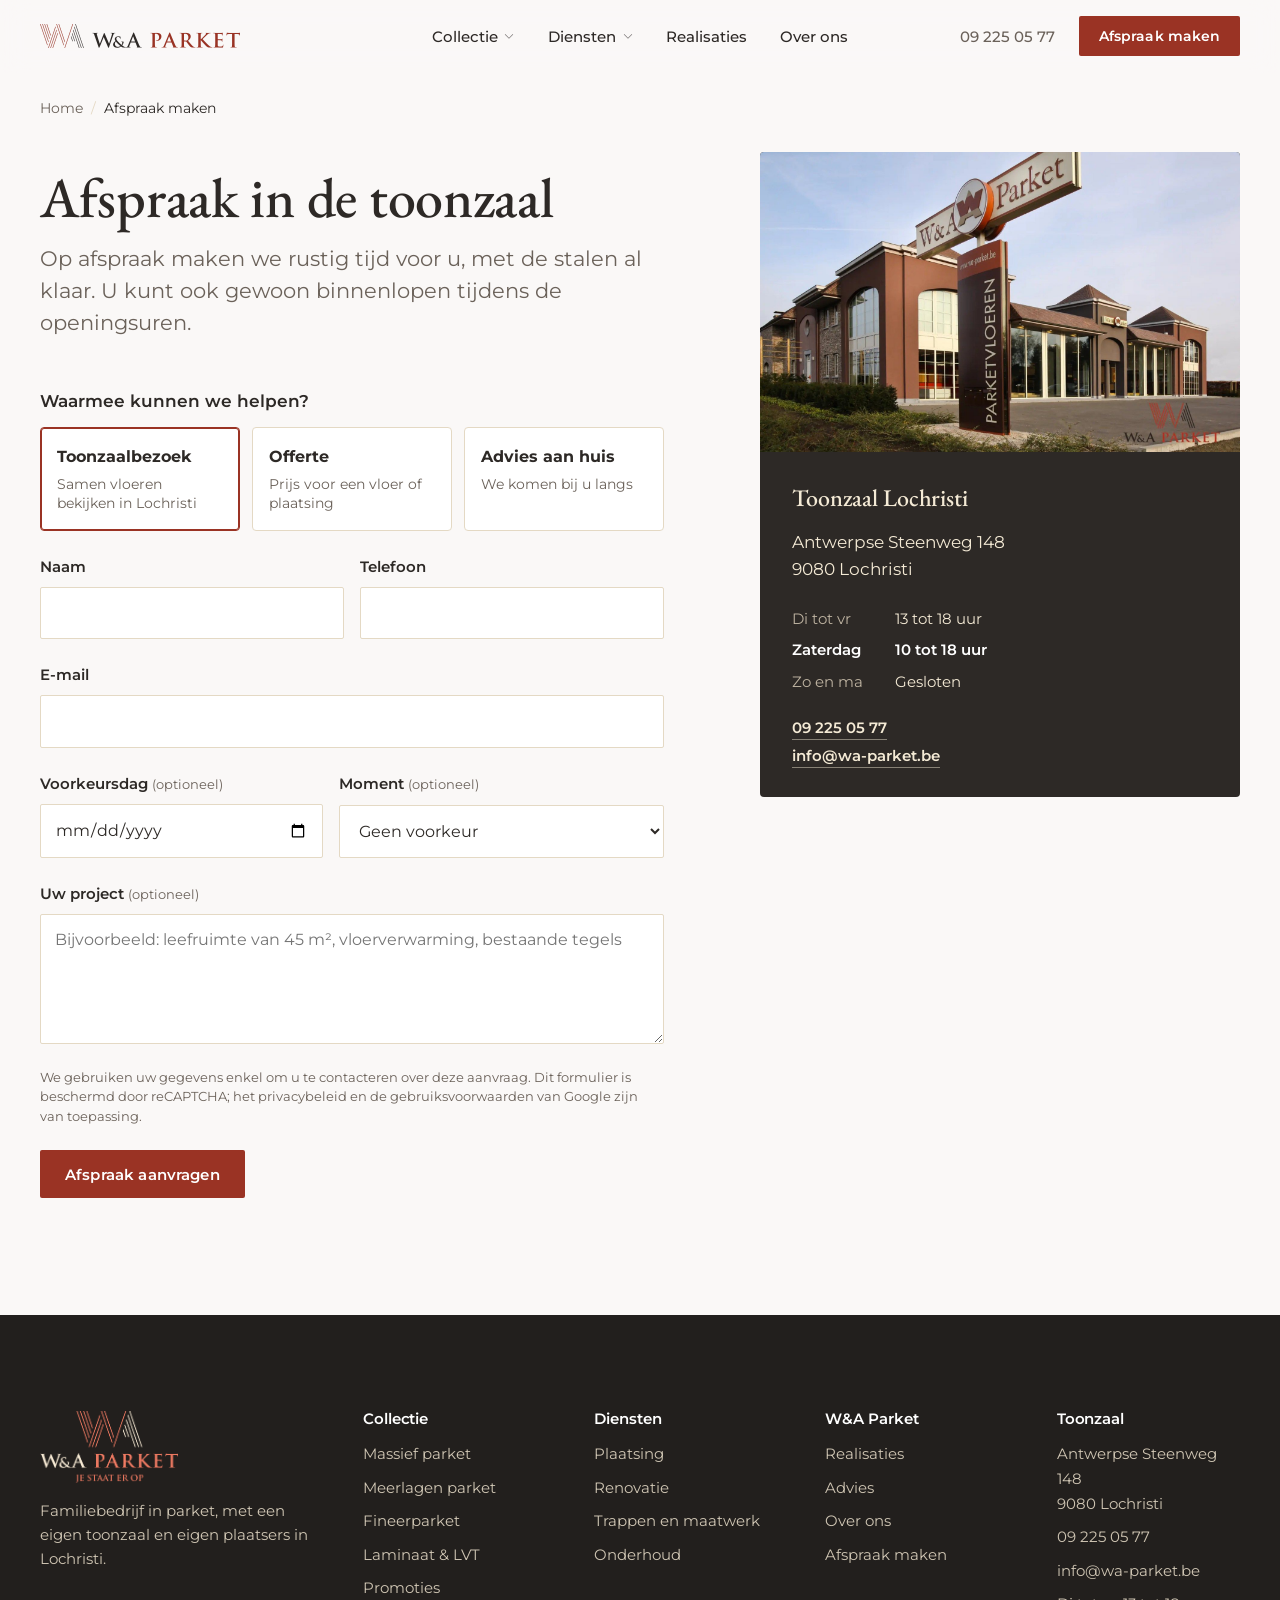
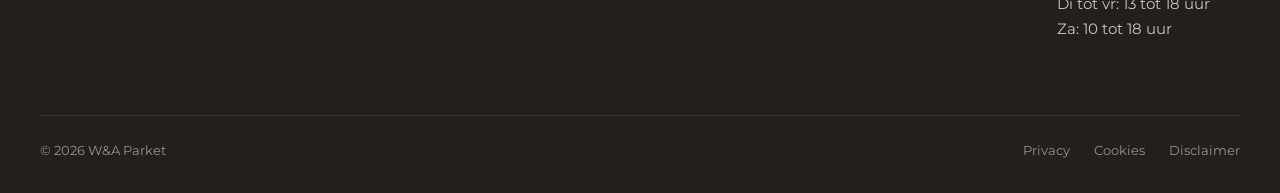
<file: Wa-Parket-V1/afspraak.html>
<!doctype html>
<html lang="nl-BE">
<head>
<meta charset="utf-8">
<meta name="viewport" content="width=device-width, initial-scale=1, viewport-fit=cover">
<title>Afspraak in de toonzaal | W&amp;A Parket</title>
<meta name="description" content="Plan een bezoek aan onze toonzaal in Lochristi of vraag een offerte aan.">
<meta name="theme-color" content="#FAF8F7">
<link rel="icon" href="assets/logo/favicon.ico">
<link rel="preconnect" href="https://fonts.googleapis.com">
<link rel="preconnect" href="https://fonts.gstatic.com" crossorigin>
<link rel="stylesheet" href="https://fonts.googleapis.com/css2?family=EB+Garamond:wght@400;500&amp;family=Montserrat:wght@400;500;600&amp;display=swap">
<link rel="stylesheet" href="assets/css/tokens.css">
<link rel="stylesheet" href="assets/css/main.css">
<script>document.documentElement.classList.add('js')</script>
</head>
<body class="page-booking">
<a class="skip" href="#main">Naar de inhoud</a>
<header class="header" id="top">
  <div class="container header__bar">
    <a class="header__logo" href="index.html" aria-label="W&amp;A Parket, naar de startpagina"><img src="assets/logo/wa-parket-lockup.png" alt="W&amp;A Parket" width="1600" height="192"></a>

    <nav class="nav" aria-label="Hoofdmenu">
      <ul class="nav__list">
        <li class="nav__item">
          <button class="nav__link" aria-expanded="false" aria-controls="mega-collectie">Collectie <svg viewBox="0 0 256 256" fill="currentColor" aria-hidden="true" focusable="false"><path d="M213.66,101.66l-80,80a8,8,0,0,1-11.32,0l-80-80A8,8,0,0,1,53.66,90.34L128,164.69l74.34-74.35a8,8,0,0,1,11.32,11.32Z"/></svg></button>
          <div class="mega" id="mega-collectie">
            <div class="mega__main">
              <p class="mega__title">Parketvloeren</p>
              <ul class="mega__rows">
                <li><a href="collectie.html?type=massief"><img src="assets/img/visgraat-warm.jpg" alt="" loading="lazy" width="56" height="56"><span><b>Massief parket</b><small>Traditioneel, vaak opnieuw te schuren</small></span></a></li>
                <li><a href="collectie.html?type=meerlagen"><img src="assets/img/living-garden.jpg" alt="" loading="lazy" width="56" height="56"><span><b>Meerlagen parket</b><small>Stabiel, ideaal op vloerverwarming</small></span></a></li>
                <li><a href="collectie.html?vorm=plank"><img src="assets/img/products/bolefloor-eik-rustiek.jpg" alt="" loading="lazy" width="56" height="56"><span><b>Planken</b><small>Van smal tot klassiek breed</small></span></a></li>
                <li><a href="collectie.html?vorm=xxl"><img src="assets/img/products/admonter-lapis-xxl.jpg" alt="" loading="lazy" width="56" height="56"><span><b>Brede planken</b><small>Tot 30 cm, rust in grote ruimtes</small></span></a></li>
                <li><a href="collectie.html?vorm=visgraat"><img src="assets/img/regorio/regorio-2.jpg" alt="" loading="lazy" width="56" height="56"><span><b>Visgraat</b><small>Klassiek patroon, moderne afwerking</small></span></a></li>
                <li><a href="collectie.html?vorm=hongaarse-punt"><img src="assets/img/products/dilegno-hongaarse-punt-ostia.jpg" alt="" loading="lazy" width="56" height="56"><span><b>Hongaarse punt</b><small>Het visgraatpatroon, maar dan in punt</small></span></a></li>
              </ul>
            </div>
            <div class="mega__side">
              <p class="mega__title">Merken</p>
              <ul class="mega__rows mega__rows--compact">
                <li><a href="collectie.html?merk=admonter"><img src="assets/img/products/admonter-salis-rustiek.jpg" alt="" loading="lazy" width="56" height="56"><span><b>Admonter</b></span></a></li>
                <li><a href="collectie.html?merk=di-legno"><img src="assets/img/products/dilegno-visgraat-ostia-7.jpg" alt="" loading="lazy" width="56" height="56"><span><b>Di Legno</b></span></a></li>
                <li><a href="collectie.html?merk=bolefloor"><img src="assets/img/products/bolefloor-walnoot.jpg" alt="" loading="lazy" width="56" height="56"><span><b>Bolefloor</b></span></a></li>
                <li><a href="collectie.html?merk=tarkett"><img src="assets/img/products/tarkett-grace-century.jpg" alt="" loading="lazy" width="56" height="56"><span><b>Tarkett</b></span></a></li>
              </ul>
              <div class="mega__foot">
                <a class="mega__promo" href="index.html#promoties"><span>Promoties</span><span class="badge">−20%</span></a>
                <a class="btn btn--secondary btn--sm btn--block" href="collectie.html">Alle 196 vloeren</a>
              </div>
            </div>
          </div>
        </li>
        <li class="nav__item">
          <button class="nav__link" aria-expanded="false" aria-controls="mega-diensten">Diensten <svg viewBox="0 0 256 256" fill="currentColor" aria-hidden="true" focusable="false"><path d="M213.66,101.66l-80,80a8,8,0,0,1-11.32,0l-80-80A8,8,0,0,1,53.66,90.34L128,164.69l74.34-74.35a8,8,0,0,1,11.32,11.32Z"/></svg></button>
          <div class="mega" id="mega-diensten">
            <div class="mega__main">
              <p class="mega__title">Wat we voor u doen</p>
              <ul class="mega__rows">
                <li><a href="index.html#werkwijze"><img src="assets/img/living-sofa.jpg" alt="" loading="lazy" width="56" height="56"><span><b>Plaatsing</b><small>Door onze eigen vakmensen</small></span></a></li>
                <li><a href="index.html#werkwijze"><img src="assets/img/detail-texture-reclaimed.jpg" alt="" loading="lazy" width="56" height="56"><span><b>Schuren en renovatie</b><small>Uw bestaande vloer als nieuw</small></span></a></li>
                <li><a href="index.html#werkwijze"><img src="assets/img/stairs.jpg" alt="" loading="lazy" width="56" height="56"><span><b>Trappen en maatwerk</b><small>Treden in hetzelfde hout</small></span></a></li>
                <li><a href="index.html#werkwijze"><img src="assets/img/detail-plank-light.jpg" alt="" loading="lazy" width="56" height="56"><span><b>Afwerking en onderhoud</b><small>Olie, lak en onderhoudsproducten</small></span></a></li>
                <li><a href="index.html#werkwijze"><img src="assets/img/kitchen.jpg" alt="" loading="lazy" width="56" height="56"><span><b>Randafwerking</b><small>Plinten, profielen, overgangen</small></span></a></li>
                <li><a href="index.html#advies"><img src="assets/img/detail-knots.jpg" alt="" loading="lazy" width="56" height="56"><span><b>Parketschade herstellen</b><small>Van aangifte tot herstelling</small></span></a></li>
              </ul>
            </div>
            <div class="mega__side">
              <p class="mega__title">Advies</p>
              <ul class="mega__rows mega__rows--compact">
                <li><a href="index.html#advies"><img src="assets/img/living-fireplace-wide.jpg" alt="" loading="lazy" width="56" height="56"><span><b>Parket op vloerverwarming</b></span></a></li>
                <li><a href="index.html#advies"><img src="assets/img/detail-chevron.jpg" alt="" loading="lazy" width="56" height="56"><span><b>Het juiste hout kiezen</b></span></a></li>
                <li><a href="index.html#advies"><img src="assets/img/bathroom.jpg" alt="" loading="lazy" width="56" height="56"><span><b>Ondergrond en vocht</b></span></a></li>
                <li><a href="index.html#faq"><img src="assets/img/toonzaal-exterior.jpg" alt="" loading="lazy" width="56" height="56"><span><b>Veelgestelde vragen</b></span></a></li>
              </ul>
            </div>
          </div>
        </li>
        <li class="nav__item"><a class="nav__link" href="index.html#realisaties">Realisaties</a></li>
        <li class="nav__item"><a class="nav__link" href="index.html#over-ons">Over ons</a></li>
      </ul>
    </nav>

    <div class="header__actions">
      <a class="header__phone" href="tel:+3292250577">09 225 05 77</a>
      <a class="btn btn--primary btn--sm" href="afspraak.html">Afspraak maken</a>
    </div>
    <button class="burger" aria-label="Menu openen" aria-expanded="false" aria-controls="drawer"><span></span></button>
  </div>
</header>
<div class="mega-backdrop" aria-hidden="true"></div>

<div class="drawer" id="drawer" role="dialog" aria-modal="true" aria-label="Menu">
  <div class="drawer__top container">
    <img src="assets/logo/wa-parket-lockup.png" alt="W&amp;A Parket" width="1600" height="192">
    <button class="drawer__close" aria-label="Menu sluiten"><svg viewBox="0 0 256 256" fill="currentColor" aria-hidden="true" focusable="false"><path d="M205.66,194.34a8,8,0,0,1-11.32,11.32L128,139.31,61.66,205.66a8,8,0,0,1-11.32-11.32L116.69,128,50.34,61.66A8,8,0,0,1,61.66,50.34L128,116.69l66.34-66.35a8,8,0,0,1,11.32,11.32L139.31,128Z"/></svg></button>
  </div>
  <nav class="drawer__body container" aria-label="Mobiel menu">
    <div class="drawer__group"><button aria-expanded="false" aria-controls="d-col">Collectie <svg viewBox="0 0 256 256" fill="currentColor" aria-hidden="true" focusable="false"><path d="M224,128a8,8,0,0,1-8,8H136v80a8,8,0,0,1-16,0V136H40a8,8,0,0,1,0-16h80V40a8,8,0,0,1,16,0v80h80A8,8,0,0,1,224,128Z"/></svg></button>
      <div class="drawer__sub drawer__sub--thumbs" id="d-col"><a href="collectie.html?type=massief"><img src="assets/img/visgraat-warm.jpg" alt="" loading="lazy">Massief parket</a><a href="collectie.html?type=meerlagen"><img src="assets/img/living-garden.jpg" alt="" loading="lazy">Meerlagen parket</a><a href="collectie.html?vorm=plank"><img src="assets/img/products/bolefloor-eik-rustiek.jpg" alt="" loading="lazy">Planken</a><a href="collectie.html?vorm=xxl"><img src="assets/img/products/admonter-lapis-xxl.jpg" alt="" loading="lazy">Brede planken</a><a href="collectie.html?vorm=visgraat"><img src="assets/img/regorio/regorio-2.jpg" alt="" loading="lazy">Visgraat</a><a href="collectie.html?vorm=hongaarse-punt"><img src="assets/img/products/dilegno-hongaarse-punt-ostia.jpg" alt="" loading="lazy">Hongaarse punt</a><a href="index.html#promoties">Promoties</a><a href="collectie.html">Alle 196 vloeren</a></div></div>
    <div class="drawer__group"><button aria-expanded="false" aria-controls="d-dien">Diensten <svg viewBox="0 0 256 256" fill="currentColor" aria-hidden="true" focusable="false"><path d="M224,128a8,8,0,0,1-8,8H136v80a8,8,0,0,1-16,0V136H40a8,8,0,0,1,0-16h80V40a8,8,0,0,1,16,0v80h80A8,8,0,0,1,224,128Z"/></svg></button>
      <div class="drawer__sub drawer__sub--thumbs" id="d-dien"><a href="index.html#werkwijze"><img src="assets/img/living-sofa.jpg" alt="" loading="lazy">Plaatsing</a><a href="index.html#werkwijze"><img src="assets/img/detail-texture-reclaimed.jpg" alt="" loading="lazy">Schuren en renovatie</a><a href="index.html#werkwijze"><img src="assets/img/stairs.jpg" alt="" loading="lazy">Trappen en maatwerk</a><a href="index.html#werkwijze"><img src="assets/img/detail-plank-light.jpg" alt="" loading="lazy">Afwerking en onderhoud</a><a href="index.html#werkwijze"><img src="assets/img/kitchen.jpg" alt="" loading="lazy">Randafwerking</a><a href="index.html#advies"><img src="assets/img/detail-knots.jpg" alt="" loading="lazy">Parketschade herstellen</a><a href="index.html#faq">Advies en veelgestelde vragen</a></div></div>
    <div class="drawer__group"><a href="index.html#realisaties">Realisaties</a></div>
    <div class="drawer__group"><a href="index.html#over-ons">Over ons</a></div>
  </nav>
  <div class="drawer__foot container">
    <p>Antwerpse Steenweg 148, Lochristi<br>Di tot vr 13 tot 18 uur, za 10 tot 18 uur</p>
    <div class="drawer__ctas"><a class="btn btn--secondary" href="tel:+3292250577"><svg viewBox="0 0 256 256" fill="currentColor" aria-hidden="true" focusable="false"><path d="M222.37,158.46l-47.11-21.11-.13-.06a16,16,0,0,0-15.17,1.4,8.12,8.12,0,0,0-.75.56L134.87,160c-15.42-7.49-31.34-23.29-38.83-38.51l20.78-24.71c.2-.25.39-.5.57-.77a16,16,0,0,0,1.32-15.06l0-.12L97.54,33.64a16,16,0,0,0-16.62-9.52A56.26,56.26,0,0,0,32,80c0,79.4,64.6,144,144,144a56.26,56.26,0,0,0,55.88-48.92A16,16,0,0,0,222.37,158.46ZM176,208A128.14,128.14,0,0,1,48,80,40.2,40.2,0,0,1,82.87,40a.61.61,0,0,0,0,.12l21,47L83.2,111.86a6.13,6.13,0,0,0-.57.77,16,16,0,0,0-1,15.7c9.06,18.53,27.73,37.06,46.46,46.11a16,16,0,0,0,15.75-1.14,8.44,8.44,0,0,0,.74-.56L168.89,152l47,21.05h0s.08,0,.11,0A40.21,40.21,0,0,1,176,208Z"/></svg> Bellen</a><a class="btn btn--primary" href="afspraak.html">Afspraak maken</a></div>
  </div>
</div>

<main id="main">
<div class="container">
  <nav class="crumbs" aria-label="Kruimelpad"><ol><li><a href="index.html">Home</a></li><li aria-current="page">Afspraak maken</li></ol></nav>
  <div class="booking">
    <div>
      <h1 class="h1" style="margin:var(--space-4) 0 var(--space-4)">Afspraak in de toonzaal</h1>
      <p class="lead" style="margin-bottom:var(--block-gap)">Op afspraak maken we rustig tijd voor u, met de stalen al klaar. U kunt ook gewoon binnenlopen tijdens de openingsuren.</p>

      <form class="form" id="booking-form" novalidate>
        <fieldset class="intent">
          <legend>Waarmee kunnen we helpen?</legend>
          <label><input type="radio" name="intent" value="toonzaal" checked><b>Toonzaalbezoek</b><span>Samen vloeren bekijken in Lochristi</span></label>
          <label><input type="radio" name="intent" value="offerte"><b>Offerte</b><span>Prijs voor een vloer of plaatsing</span></label>
          <label><input type="radio" name="intent" value="thuis"><b>Advies aan huis</b><span>We komen bij u langs</span></label>
        </fieldset>

        <div class="row2">
          <div class="field"><label for="f-name">Naam</label><input id="f-name" name="name" autocomplete="name" required></div>
          <div class="field"><label for="f-phone">Telefoon</label><input id="f-phone" name="phone" type="tel" autocomplete="tel" required></div>
        </div>
        <div class="field"><label for="f-mail">E-mail</label><input id="f-mail" name="email" type="email" autocomplete="email" required></div>
        <div class="row2">
          <div class="field"><label for="f-date">Voorkeursdag <small>(optioneel)</small></label><input id="f-date" name="date" type="date"></div>
          <div class="field"><label for="f-time">Moment <small>(optioneel)</small></label>
            <select id="f-time" name="time"><option>Geen voorkeur</option><option>Namiddag, 13 tot 15 uur</option><option>Late namiddag, 15 tot 18 uur</option><option>Zaterdagvoormiddag, 10 tot 12 uur</option></select></div>
        </div>
        <div class="field"><label for="f-msg">Uw project <small>(optioneel)</small></label><textarea id="f-msg" name="message" placeholder="Bijvoorbeeld: leefruimte van 45 m², vloerverwarming, bestaande tegels"></textarea></div>
        <p class="form__legal">We gebruiken uw gegevens enkel om u te contacteren over deze aanvraag. Dit formulier is beschermd door reCAPTCHA; het privacybeleid en de gebruiksvoorwaarden van Google zijn van toepassing.</p>
        <div><button class="btn btn--primary" type="submit">Afspraak aanvragen</button></div>
        <div class="form__done" role="status" tabindex="-1">
          <h2 class="h3" style="margin-bottom:.5rem">Aanvraag verstuurd</h2>
          <p class="muted">We bellen u binnen één werkdag terug om een moment vast te leggen. Dringend? Bel <a href="tel:+3292250577">09 225 05 77</a>.</p>
        </div>
      </form>
    </div>

    <aside>
      <div class="side-card">
        <img src="assets/img/toonzaal-exterior-2.jpg" alt="Toonzaal van W&amp;A Parket in Lochristi" loading="lazy">
        <div class="side-card__body">
          <h2 class="h3" style="margin-bottom:var(--space-4)">Toonzaal Lochristi</h2>
          <address style="font-style:normal;line-height:1.6;margin-bottom:var(--space-5)">Antwerpse Steenweg 148<br>9080 Lochristi</address>
          <dl class="hours" data-hours style="margin-bottom:var(--space-5)">
            <dt data-day="2 3 4 5">Di tot vr</dt><dd data-day="2 3 4 5">13 tot 18 uur</dd>
            <dt data-day="6">Zaterdag</dt><dd data-day="6">10 tot 18 uur</dd>
            <dt data-day="0 1">Zo en ma</dt><dd data-day="0 1">Gesloten</dd>
          </dl>
          <p style="display:flex;flex-direction:column;gap:.5rem"><a class="link" href="tel:+3292250577" style="color:var(--wa-creme)">09 225 05 77</a><a class="link" href="mailto:info@wa-parket.be" style="color:var(--wa-creme)">info@wa-parket.be</a></p>
        </div>
      </div>
    </aside>
  </div>
</div>

</main>
<footer class="footer">
  <div class="container">
    <div class="footer__grid">
      <div class="footer__brand">
        <img src="assets/logo/wa-parket-logo-light.png" alt="W&amp;A Parket, Je staat erop" width="1181" height="614" loading="lazy">
        <p>Familiebedrijf in parket, met een eigen toonzaal en eigen plaatsers in Lochristi.</p>
      </div>
      <div><h2>Collectie</h2><ul><li><a href="collectie.html?type=massief">Massief parket</a></li><li><a href="collectie.html?type=meerlagen">Meerlagen parket</a></li><li><a href="collectie.html?type=fineer">Fineerparket</a></li><li><a href="collectie.html?type=laminaat">Laminaat &amp; LVT</a></li><li><a href="index.html#promoties">Promoties</a></li></ul></div>
      <div><h2>Diensten</h2><ul><li><a href="index.html#werkwijze">Plaatsing</a></li><li><a href="index.html#werkwijze">Renovatie</a></li><li><a href="index.html#werkwijze">Trappen en maatwerk</a></li><li><a href="index.html#werkwijze">Onderhoud</a></li></ul></div>
      <div><h2>W&amp;A Parket</h2><ul><li><a href="index.html#realisaties">Realisaties</a></li><li><a href="index.html#advies">Advies</a></li><li><a href="index.html#over-ons">Over ons</a></li><li><a href="afspraak.html">Afspraak maken</a></li></ul></div>
      <div><h2>Toonzaal</h2><ul><li>Antwerpse Steenweg 148<br>9080 Lochristi</li><li><a href="tel:+3292250577">09 225 05 77</a></li><li><a href="mailto:info@wa-parket.be">info@wa-parket.be</a></li><li>Di tot vr: 13 tot 18 uur<br>Za: 10 tot 18 uur</li></ul></div>
    </div>
    <div class="footer__bottom">
      <span>© 2026 W&amp;A Parket</span>
      <nav aria-label="Juridisch"><a href="#">Privacy</a><a href="#">Cookies</a><a href="#">Disclaimer</a></nav>
    </div>
  </div>
</footer>

<div class="actionbar" aria-label="Snelle acties">
  <a class="btn btn--secondary" href="tel:+3292250577"><svg viewBox="0 0 256 256" fill="currentColor" aria-hidden="true" focusable="false"><path d="M222.37,158.46l-47.11-21.11-.13-.06a16,16,0,0,0-15.17,1.4,8.12,8.12,0,0,0-.75.56L134.87,160c-15.42-7.49-31.34-23.29-38.83-38.51l20.78-24.71c.2-.25.39-.5.57-.77a16,16,0,0,0,1.32-15.06l0-.12L97.54,33.64a16,16,0,0,0-16.62-9.52A56.26,56.26,0,0,0,32,80c0,79.4,64.6,144,144,144a56.26,56.26,0,0,0,55.88-48.92A16,16,0,0,0,222.37,158.46ZM176,208A128.14,128.14,0,0,1,48,80,40.2,40.2,0,0,1,82.87,40a.61.61,0,0,0,0,.12l21,47L83.2,111.86a6.13,6.13,0,0,0-.57.77,16,16,0,0,0-1,15.7c9.06,18.53,27.73,37.06,46.46,46.11a16,16,0,0,0,15.75-1.14,8.44,8.44,0,0,0,.74-.56L168.89,152l47,21.05h0s.08,0,.11,0A40.21,40.21,0,0,1,176,208Z"/></svg> Bellen</a>
  <a class="btn btn--primary" href="afspraak.html">Afspraak maken</a>
</div>

<script src="assets/js/main.js" defer></script>
</body>
</html>
</file>
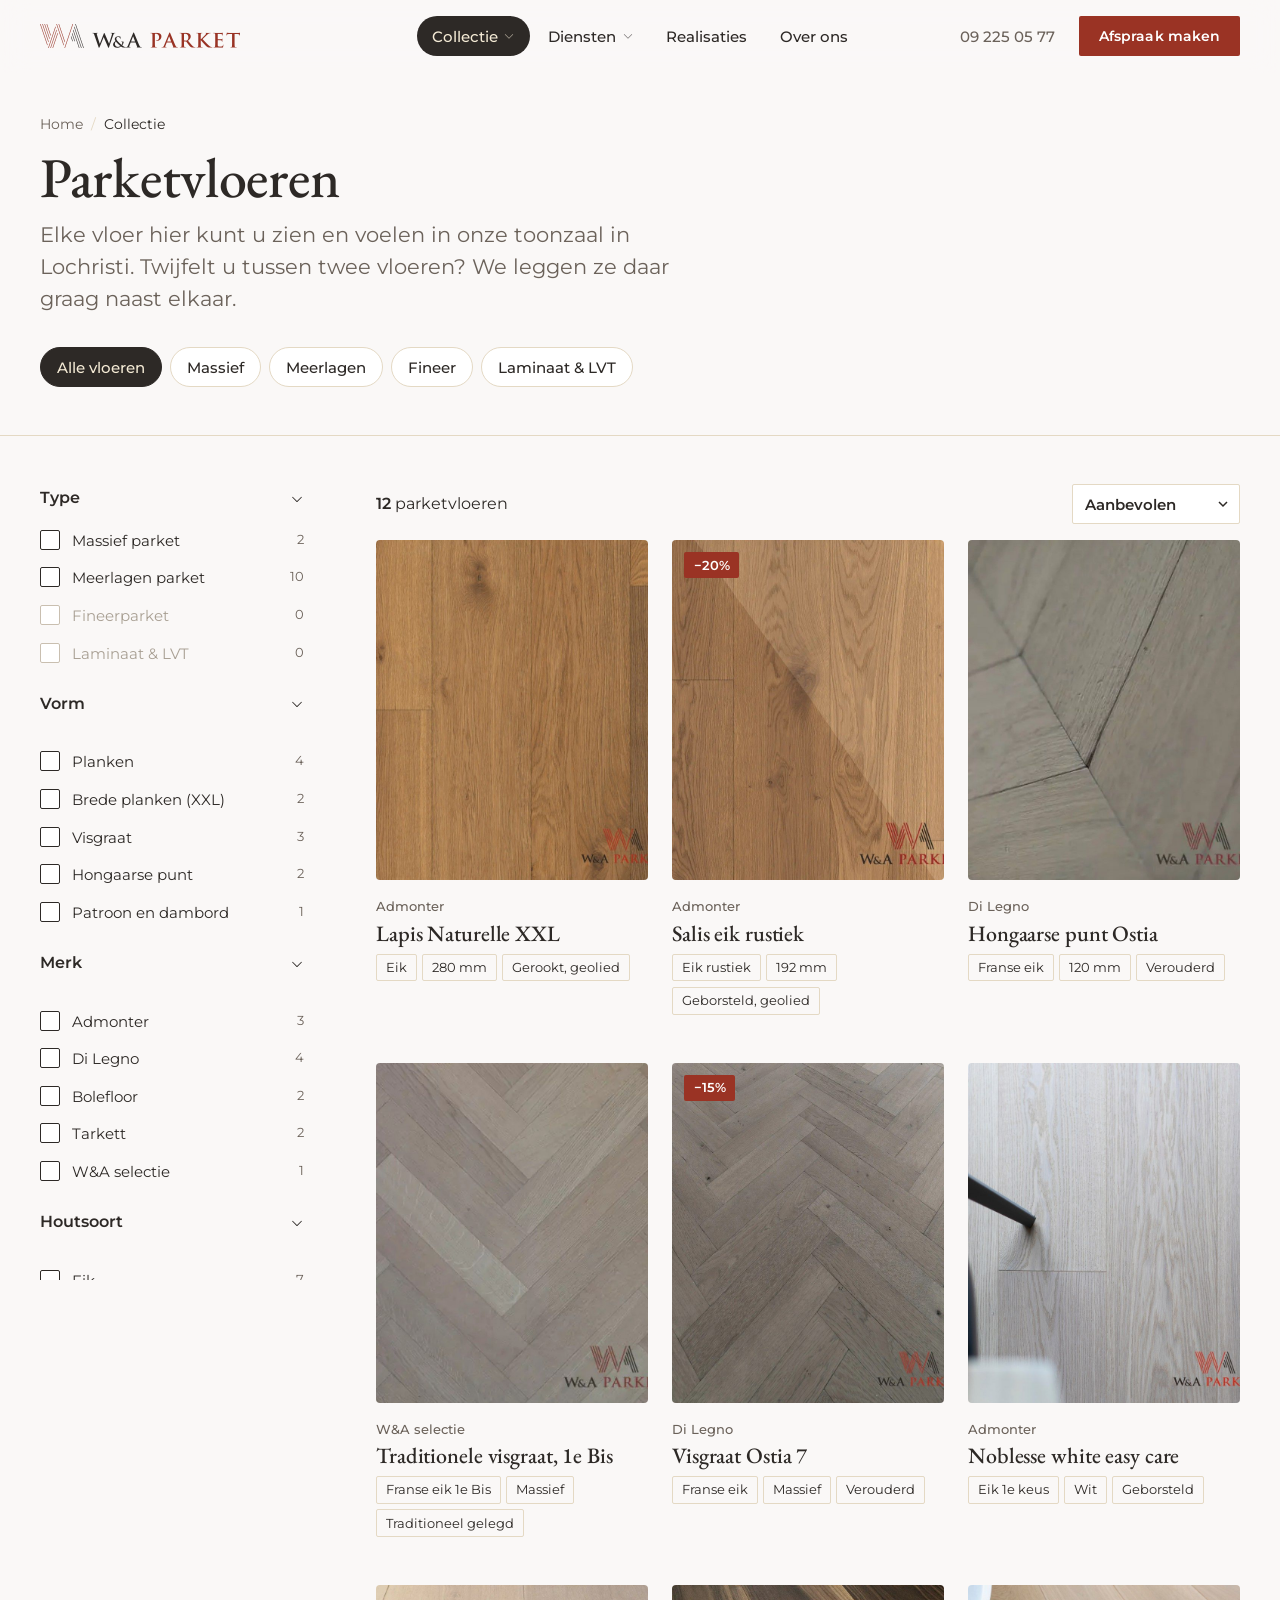
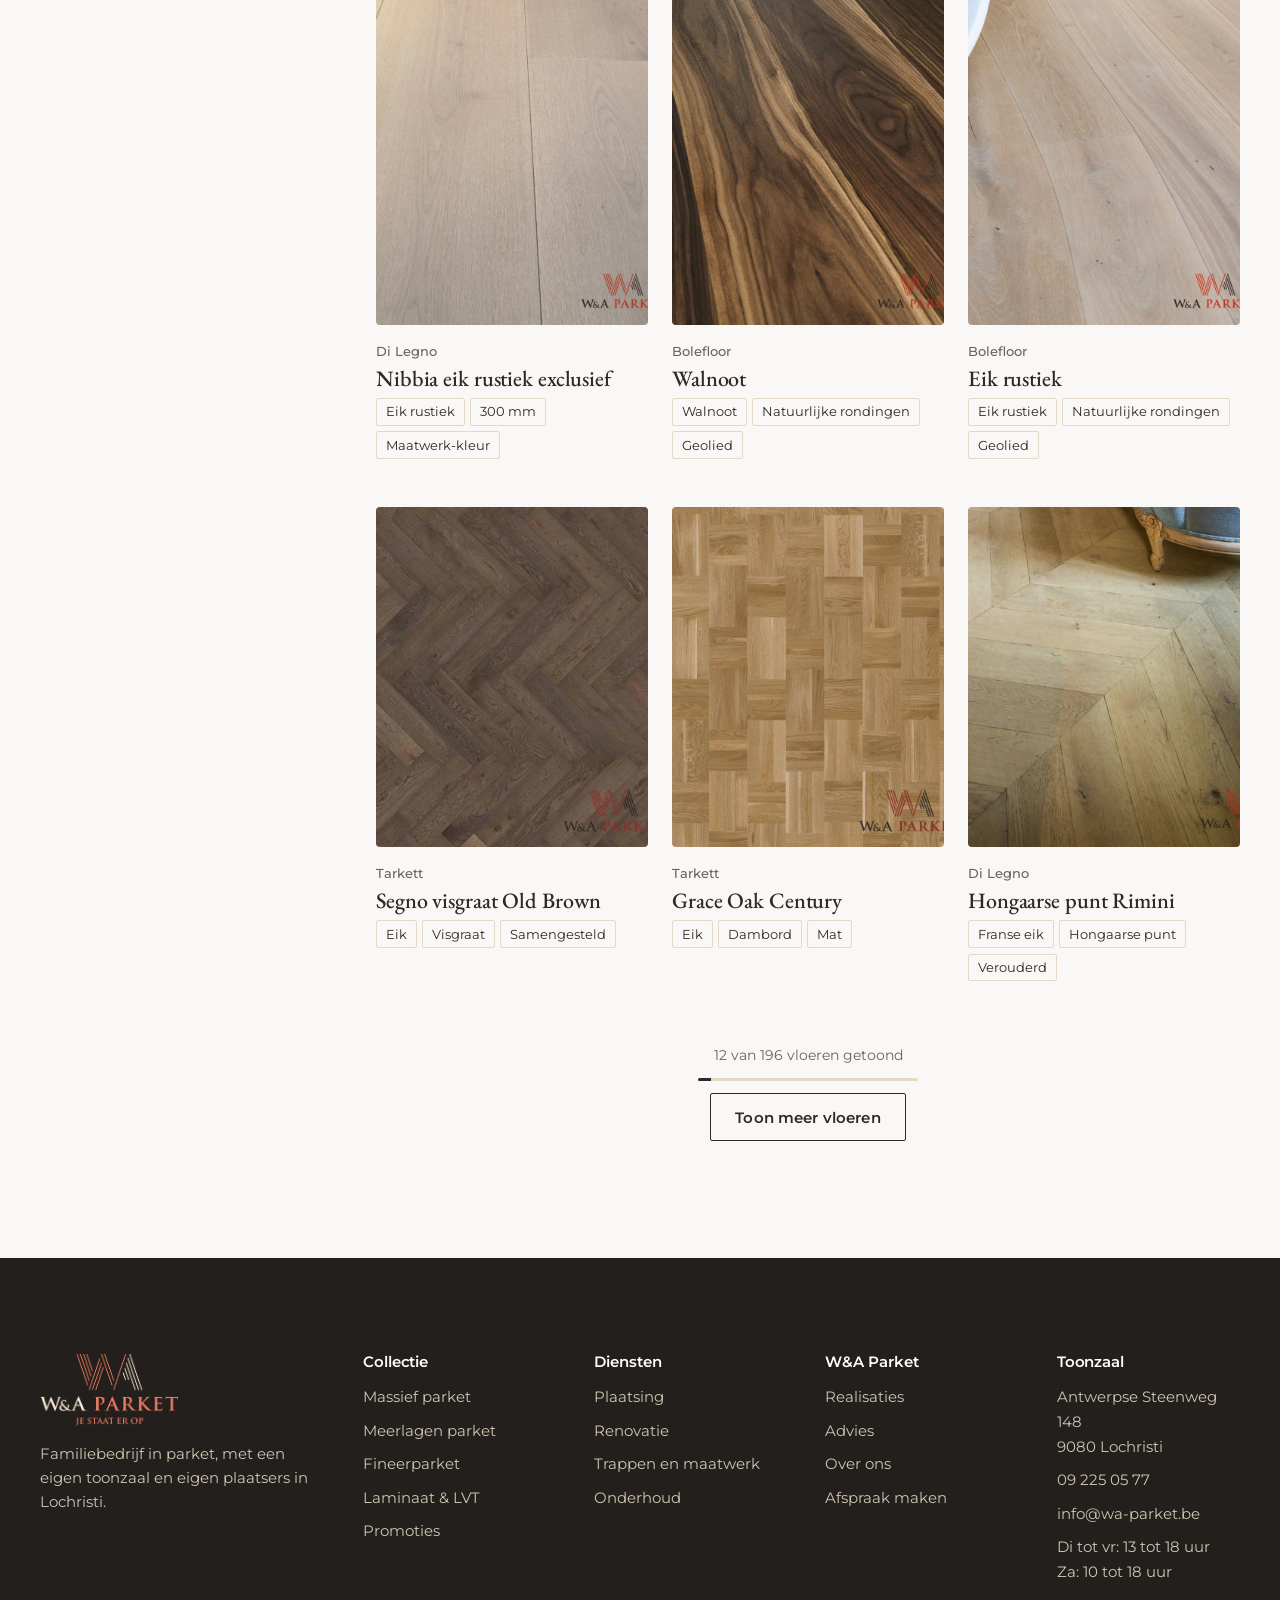
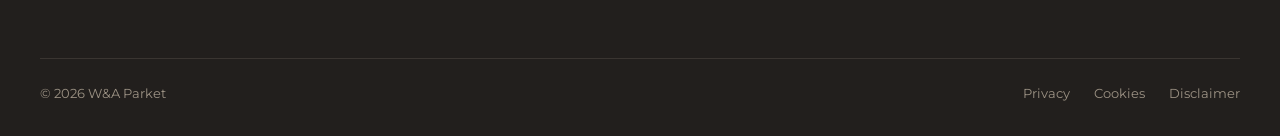
<file: Wa-Parket-V1/collectie.html>
<!doctype html>
<html lang="nl-BE">
<head>
<meta charset="utf-8">
<meta name="viewport" content="width=device-width, initial-scale=1, viewport-fit=cover">
<title>Parketvloeren | W&amp;A Parket</title>
<meta name="description" content="Bekijk en filter onze parketvloeren op type, vorm, merk, houtsoort en kleur. Alle vloeren zijn te zien in onze toonzaal in Lochristi.">
<meta name="theme-color" content="#FAF8F7">
<link rel="icon" href="assets/logo/favicon.ico">
<link rel="preconnect" href="https://fonts.googleapis.com">
<link rel="preconnect" href="https://fonts.gstatic.com" crossorigin>
<link rel="stylesheet" href="https://fonts.googleapis.com/css2?family=EB+Garamond:wght@400;500&amp;family=Montserrat:wght@400;500;600&amp;display=swap">
<link rel="stylesheet" href="assets/css/tokens.css">
<link rel="stylesheet" href="assets/css/main.css">
<script>document.documentElement.classList.add('js')</script>
</head>
<body class="page-plp">
<a class="skip" href="#main">Naar de inhoud</a>
<header class="header" id="top">
  <div class="container header__bar">
    <a class="header__logo" href="index.html" aria-label="W&amp;A Parket, naar de startpagina"><img src="assets/logo/wa-parket-lockup.png" alt="W&amp;A Parket" width="1600" height="192"></a>

    <nav class="nav" aria-label="Hoofdmenu">
      <ul class="nav__list">
        <li class="nav__item">
          <button class="nav__link is-active" aria-expanded="false" aria-controls="mega-collectie">Collectie <svg viewBox="0 0 256 256" fill="currentColor" aria-hidden="true" focusable="false"><path d="M213.66,101.66l-80,80a8,8,0,0,1-11.32,0l-80-80A8,8,0,0,1,53.66,90.34L128,164.69l74.34-74.35a8,8,0,0,1,11.32,11.32Z"/></svg></button>
          <div class="mega" id="mega-collectie">
            <div class="mega__main">
              <p class="mega__title">Parketvloeren</p>
              <ul class="mega__rows">
                <li><a href="collectie.html?type=massief"><img src="assets/img/visgraat-warm.jpg" alt="" loading="lazy" width="56" height="56"><span><b>Massief parket</b><small>Traditioneel, vaak opnieuw te schuren</small></span></a></li>
                <li><a href="collectie.html?type=meerlagen"><img src="assets/img/living-garden.jpg" alt="" loading="lazy" width="56" height="56"><span><b>Meerlagen parket</b><small>Stabiel, ideaal op vloerverwarming</small></span></a></li>
                <li><a href="collectie.html?vorm=plank"><img src="assets/img/products/bolefloor-eik-rustiek.jpg" alt="" loading="lazy" width="56" height="56"><span><b>Planken</b><small>Van smal tot klassiek breed</small></span></a></li>
                <li><a href="collectie.html?vorm=xxl"><img src="assets/img/products/admonter-lapis-xxl.jpg" alt="" loading="lazy" width="56" height="56"><span><b>Brede planken</b><small>Tot 30 cm, rust in grote ruimtes</small></span></a></li>
                <li><a href="collectie.html?vorm=visgraat"><img src="assets/img/regorio/regorio-2.jpg" alt="" loading="lazy" width="56" height="56"><span><b>Visgraat</b><small>Klassiek patroon, moderne afwerking</small></span></a></li>
                <li><a href="collectie.html?vorm=hongaarse-punt"><img src="assets/img/products/dilegno-hongaarse-punt-ostia.jpg" alt="" loading="lazy" width="56" height="56"><span><b>Hongaarse punt</b><small>Het visgraatpatroon, maar dan in punt</small></span></a></li>
              </ul>
            </div>
            <div class="mega__side">
              <p class="mega__title">Merken</p>
              <ul class="mega__rows mega__rows--compact">
                <li><a href="collectie.html?merk=admonter"><img src="assets/img/products/admonter-salis-rustiek.jpg" alt="" loading="lazy" width="56" height="56"><span><b>Admonter</b></span></a></li>
                <li><a href="collectie.html?merk=di-legno"><img src="assets/img/products/dilegno-visgraat-ostia-7.jpg" alt="" loading="lazy" width="56" height="56"><span><b>Di Legno</b></span></a></li>
                <li><a href="collectie.html?merk=bolefloor"><img src="assets/img/products/bolefloor-walnoot.jpg" alt="" loading="lazy" width="56" height="56"><span><b>Bolefloor</b></span></a></li>
                <li><a href="collectie.html?merk=tarkett"><img src="assets/img/products/tarkett-grace-century.jpg" alt="" loading="lazy" width="56" height="56"><span><b>Tarkett</b></span></a></li>
              </ul>
              <div class="mega__foot">
                <a class="mega__promo" href="index.html#promoties"><span>Promoties</span><span class="badge">−20%</span></a>
                <a class="btn btn--secondary btn--sm btn--block" href="collectie.html">Alle 196 vloeren</a>
              </div>
            </div>
          </div>
        </li>
        <li class="nav__item">
          <button class="nav__link" aria-expanded="false" aria-controls="mega-diensten">Diensten <svg viewBox="0 0 256 256" fill="currentColor" aria-hidden="true" focusable="false"><path d="M213.66,101.66l-80,80a8,8,0,0,1-11.32,0l-80-80A8,8,0,0,1,53.66,90.34L128,164.69l74.34-74.35a8,8,0,0,1,11.32,11.32Z"/></svg></button>
          <div class="mega" id="mega-diensten">
            <div class="mega__main">
              <p class="mega__title">Wat we voor u doen</p>
              <ul class="mega__rows">
                <li><a href="index.html#werkwijze"><img src="assets/img/living-sofa.jpg" alt="" loading="lazy" width="56" height="56"><span><b>Plaatsing</b><small>Door onze eigen vakmensen</small></span></a></li>
                <li><a href="index.html#werkwijze"><img src="assets/img/detail-texture-reclaimed.jpg" alt="" loading="lazy" width="56" height="56"><span><b>Schuren en renovatie</b><small>Uw bestaande vloer als nieuw</small></span></a></li>
                <li><a href="index.html#werkwijze"><img src="assets/img/stairs.jpg" alt="" loading="lazy" width="56" height="56"><span><b>Trappen en maatwerk</b><small>Treden in hetzelfde hout</small></span></a></li>
                <li><a href="index.html#werkwijze"><img src="assets/img/detail-plank-light.jpg" alt="" loading="lazy" width="56" height="56"><span><b>Afwerking en onderhoud</b><small>Olie, lak en onderhoudsproducten</small></span></a></li>
                <li><a href="index.html#werkwijze"><img src="assets/img/kitchen.jpg" alt="" loading="lazy" width="56" height="56"><span><b>Randafwerking</b><small>Plinten, profielen, overgangen</small></span></a></li>
                <li><a href="index.html#advies"><img src="assets/img/detail-knots.jpg" alt="" loading="lazy" width="56" height="56"><span><b>Parketschade herstellen</b><small>Van aangifte tot herstelling</small></span></a></li>
              </ul>
            </div>
            <div class="mega__side">
              <p class="mega__title">Advies</p>
              <ul class="mega__rows mega__rows--compact">
                <li><a href="index.html#advies"><img src="assets/img/living-fireplace-wide.jpg" alt="" loading="lazy" width="56" height="56"><span><b>Parket op vloerverwarming</b></span></a></li>
                <li><a href="index.html#advies"><img src="assets/img/detail-chevron.jpg" alt="" loading="lazy" width="56" height="56"><span><b>Het juiste hout kiezen</b></span></a></li>
                <li><a href="index.html#advies"><img src="assets/img/bathroom.jpg" alt="" loading="lazy" width="56" height="56"><span><b>Ondergrond en vocht</b></span></a></li>
                <li><a href="index.html#faq"><img src="assets/img/toonzaal-exterior.jpg" alt="" loading="lazy" width="56" height="56"><span><b>Veelgestelde vragen</b></span></a></li>
              </ul>
            </div>
          </div>
        </li>
        <li class="nav__item"><a class="nav__link" href="index.html#realisaties">Realisaties</a></li>
        <li class="nav__item"><a class="nav__link" href="index.html#over-ons">Over ons</a></li>
      </ul>
    </nav>

    <div class="header__actions">
      <a class="header__phone" href="tel:+3292250577">09 225 05 77</a>
      <a class="btn btn--primary btn--sm" href="afspraak.html">Afspraak maken</a>
    </div>
    <button class="burger" aria-label="Menu openen" aria-expanded="false" aria-controls="drawer"><span></span></button>
  </div>
</header>
<div class="mega-backdrop" aria-hidden="true"></div>

<div class="drawer" id="drawer" role="dialog" aria-modal="true" aria-label="Menu">
  <div class="drawer__top container">
    <img src="assets/logo/wa-parket-lockup.png" alt="W&amp;A Parket" width="1600" height="192">
    <button class="drawer__close" aria-label="Menu sluiten"><svg viewBox="0 0 256 256" fill="currentColor" aria-hidden="true" focusable="false"><path d="M205.66,194.34a8,8,0,0,1-11.32,11.32L128,139.31,61.66,205.66a8,8,0,0,1-11.32-11.32L116.69,128,50.34,61.66A8,8,0,0,1,61.66,50.34L128,116.69l66.34-66.35a8,8,0,0,1,11.32,11.32L139.31,128Z"/></svg></button>
  </div>
  <nav class="drawer__body container" aria-label="Mobiel menu">
    <div class="drawer__group"><button aria-expanded="false" aria-controls="d-col">Collectie <svg viewBox="0 0 256 256" fill="currentColor" aria-hidden="true" focusable="false"><path d="M224,128a8,8,0,0,1-8,8H136v80a8,8,0,0,1-16,0V136H40a8,8,0,0,1,0-16h80V40a8,8,0,0,1,16,0v80h80A8,8,0,0,1,224,128Z"/></svg></button>
      <div class="drawer__sub drawer__sub--thumbs" id="d-col"><a href="collectie.html?type=massief"><img src="assets/img/visgraat-warm.jpg" alt="" loading="lazy">Massief parket</a><a href="collectie.html?type=meerlagen"><img src="assets/img/living-garden.jpg" alt="" loading="lazy">Meerlagen parket</a><a href="collectie.html?vorm=plank"><img src="assets/img/products/bolefloor-eik-rustiek.jpg" alt="" loading="lazy">Planken</a><a href="collectie.html?vorm=xxl"><img src="assets/img/products/admonter-lapis-xxl.jpg" alt="" loading="lazy">Brede planken</a><a href="collectie.html?vorm=visgraat"><img src="assets/img/regorio/regorio-2.jpg" alt="" loading="lazy">Visgraat</a><a href="collectie.html?vorm=hongaarse-punt"><img src="assets/img/products/dilegno-hongaarse-punt-ostia.jpg" alt="" loading="lazy">Hongaarse punt</a><a href="index.html#promoties">Promoties</a><a href="collectie.html">Alle 196 vloeren</a></div></div>
    <div class="drawer__group"><button aria-expanded="false" aria-controls="d-dien">Diensten <svg viewBox="0 0 256 256" fill="currentColor" aria-hidden="true" focusable="false"><path d="M224,128a8,8,0,0,1-8,8H136v80a8,8,0,0,1-16,0V136H40a8,8,0,0,1,0-16h80V40a8,8,0,0,1,16,0v80h80A8,8,0,0,1,224,128Z"/></svg></button>
      <div class="drawer__sub drawer__sub--thumbs" id="d-dien"><a href="index.html#werkwijze"><img src="assets/img/living-sofa.jpg" alt="" loading="lazy">Plaatsing</a><a href="index.html#werkwijze"><img src="assets/img/detail-texture-reclaimed.jpg" alt="" loading="lazy">Schuren en renovatie</a><a href="index.html#werkwijze"><img src="assets/img/stairs.jpg" alt="" loading="lazy">Trappen en maatwerk</a><a href="index.html#werkwijze"><img src="assets/img/detail-plank-light.jpg" alt="" loading="lazy">Afwerking en onderhoud</a><a href="index.html#werkwijze"><img src="assets/img/kitchen.jpg" alt="" loading="lazy">Randafwerking</a><a href="index.html#advies"><img src="assets/img/detail-knots.jpg" alt="" loading="lazy">Parketschade herstellen</a><a href="index.html#faq">Advies en veelgestelde vragen</a></div></div>
    <div class="drawer__group"><a href="index.html#realisaties">Realisaties</a></div>
    <div class="drawer__group"><a href="index.html#over-ons">Over ons</a></div>
  </nav>
  <div class="drawer__foot container">
    <p>Antwerpse Steenweg 148, Lochristi<br>Di tot vr 13 tot 18 uur, za 10 tot 18 uur</p>
    <div class="drawer__ctas"><a class="btn btn--secondary" href="tel:+3292250577"><svg viewBox="0 0 256 256" fill="currentColor" aria-hidden="true" focusable="false"><path d="M222.37,158.46l-47.11-21.11-.13-.06a16,16,0,0,0-15.17,1.4,8.12,8.12,0,0,0-.75.56L134.87,160c-15.42-7.49-31.34-23.29-38.83-38.51l20.78-24.71c.2-.25.39-.5.57-.77a16,16,0,0,0,1.32-15.06l0-.12L97.54,33.64a16,16,0,0,0-16.62-9.52A56.26,56.26,0,0,0,32,80c0,79.4,64.6,144,144,144a56.26,56.26,0,0,0,55.88-48.92A16,16,0,0,0,222.37,158.46ZM176,208A128.14,128.14,0,0,1,48,80,40.2,40.2,0,0,1,82.87,40a.61.61,0,0,0,0,.12l21,47L83.2,111.86a6.13,6.13,0,0,0-.57.77,16,16,0,0,0-1,15.7c9.06,18.53,27.73,37.06,46.46,46.11a16,16,0,0,0,15.75-1.14,8.44,8.44,0,0,0,.74-.56L168.89,152l47,21.05h0s.08,0,.11,0A40.21,40.21,0,0,1,176,208Z"/></svg> Bellen</a><a class="btn btn--primary" href="afspraak.html">Afspraak maken</a></div>
  </div>
</div>

<main id="main">
<div class="plp-head">
  <div class="container">
    <nav class="crumbs" aria-label="Kruimelpad"><ol><li><a href="index.html">Home</a></li><li aria-current="page">Collectie</li></ol></nav>
    <h1 class="h1">Parketvloeren</h1>
    <p class="lead">Elke vloer hier kunt u zien en voelen in onze toonzaal in Lochristi. Twijfelt u tussen twee vloeren? We leggen ze daar graag naast elkaar.</p>
    <div class="quick" role="group" aria-label="Snel kiezen op type">
      <button type="button" data-quick="" aria-pressed="true">Alle vloeren</button>
      <button type="button" data-quick="massief" aria-pressed="false">Massief</button>
      <button type="button" data-quick="meerlagen" aria-pressed="false">Meerlagen</button>
      <button type="button" data-quick="fineer" aria-pressed="false">Fineer</button>
      <button type="button" data-quick="laminaat" aria-pressed="false">Laminaat &amp; LVT</button>
    </div>
  </div>
</div>

<div class="container plp">
  <aside class="filters" id="filters" aria-label="Filters">
    <div class="filters__head">
      <h2>Filters</h2>
      <button type="button" class="drawer__close filters__close" aria-label="Filters sluiten"><svg viewBox="0 0 256 256" fill="currentColor" aria-hidden="true" focusable="false"><path d="M205.66,194.34a8,8,0,0,1-11.32,11.32L128,139.31,61.66,205.66a8,8,0,0,1-11.32-11.32L116.69,128,50.34,61.66A8,8,0,0,1,61.66,50.34L128,116.69l66.34-66.35a8,8,0,0,1,11.32,11.32L139.31,128Z"/></svg></button>
    </div>
    <form id="filter-form">
<fieldset class="fgroup" style="border:0;margin:0;padding-inline:0">
  <legend><button type="button" class="fgroup__toggle" aria-expanded="true" aria-controls="fg-type">Type <svg viewBox="0 0 256 256" fill="currentColor" aria-hidden="true" focusable="false"><path d="M213.66,101.66l-80,80a8,8,0,0,1-11.32,0l-80-80A8,8,0,0,1,53.66,90.34L128,164.69l74.34-74.35a8,8,0,0,1,11.32,11.32Z"/></svg></button></legend>
  <div class="fgroup__opts" id="fg-type"><label class="check"><input type="checkbox" name="type" value="massief"><span class="check__box"><svg viewBox="0 0 256 256" fill="currentColor" aria-hidden="true" focusable="false"><path d="M232.49,80.49l-128,128a12,12,0,0,1-17,0l-56-56a12,12,0,1,1,17-17L96,183,215.51,63.51a12,12,0,0,1,17,17Z"/></svg></span><span>Massief parket</span><span class="check__count" data-count="type:massief"></span></label><label class="check"><input type="checkbox" name="type" value="meerlagen"><span class="check__box"><svg viewBox="0 0 256 256" fill="currentColor" aria-hidden="true" focusable="false"><path d="M232.49,80.49l-128,128a12,12,0,0,1-17,0l-56-56a12,12,0,1,1,17-17L96,183,215.51,63.51a12,12,0,0,1,17,17Z"/></svg></span><span>Meerlagen parket</span><span class="check__count" data-count="type:meerlagen"></span></label><label class="check"><input type="checkbox" name="type" value="fineer"><span class="check__box"><svg viewBox="0 0 256 256" fill="currentColor" aria-hidden="true" focusable="false"><path d="M232.49,80.49l-128,128a12,12,0,0,1-17,0l-56-56a12,12,0,1,1,17-17L96,183,215.51,63.51a12,12,0,0,1,17,17Z"/></svg></span><span>Fineerparket</span><span class="check__count" data-count="type:fineer"></span></label><label class="check"><input type="checkbox" name="type" value="laminaat"><span class="check__box"><svg viewBox="0 0 256 256" fill="currentColor" aria-hidden="true" focusable="false"><path d="M232.49,80.49l-128,128a12,12,0,0,1-17,0l-56-56a12,12,0,1,1,17-17L96,183,215.51,63.51a12,12,0,0,1,17,17Z"/></svg></span><span>Laminaat &amp; LVT</span><span class="check__count" data-count="type:laminaat"></span></label></div>
</fieldset>
<fieldset class="fgroup" style="border:0;margin:0;padding-inline:0">
  <legend><button type="button" class="fgroup__toggle" aria-expanded="true" aria-controls="fg-vorm">Vorm <svg viewBox="0 0 256 256" fill="currentColor" aria-hidden="true" focusable="false"><path d="M213.66,101.66l-80,80a8,8,0,0,1-11.32,0l-80-80A8,8,0,0,1,53.66,90.34L128,164.69l74.34-74.35a8,8,0,0,1,11.32,11.32Z"/></svg></button></legend>
  <div class="fgroup__opts" id="fg-vorm"><label class="check"><input type="checkbox" name="vorm" value="plank"><span class="check__box"><svg viewBox="0 0 256 256" fill="currentColor" aria-hidden="true" focusable="false"><path d="M232.49,80.49l-128,128a12,12,0,0,1-17,0l-56-56a12,12,0,1,1,17-17L96,183,215.51,63.51a12,12,0,0,1,17,17Z"/></svg></span><span>Planken</span><span class="check__count" data-count="vorm:plank"></span></label><label class="check"><input type="checkbox" name="vorm" value="xxl"><span class="check__box"><svg viewBox="0 0 256 256" fill="currentColor" aria-hidden="true" focusable="false"><path d="M232.49,80.49l-128,128a12,12,0,0,1-17,0l-56-56a12,12,0,1,1,17-17L96,183,215.51,63.51a12,12,0,0,1,17,17Z"/></svg></span><span>Brede planken (XXL)</span><span class="check__count" data-count="vorm:xxl"></span></label><label class="check"><input type="checkbox" name="vorm" value="visgraat"><span class="check__box"><svg viewBox="0 0 256 256" fill="currentColor" aria-hidden="true" focusable="false"><path d="M232.49,80.49l-128,128a12,12,0,0,1-17,0l-56-56a12,12,0,1,1,17-17L96,183,215.51,63.51a12,12,0,0,1,17,17Z"/></svg></span><span>Visgraat</span><span class="check__count" data-count="vorm:visgraat"></span></label><label class="check"><input type="checkbox" name="vorm" value="hongaarse-punt"><span class="check__box"><svg viewBox="0 0 256 256" fill="currentColor" aria-hidden="true" focusable="false"><path d="M232.49,80.49l-128,128a12,12,0,0,1-17,0l-56-56a12,12,0,1,1,17-17L96,183,215.51,63.51a12,12,0,0,1,17,17Z"/></svg></span><span>Hongaarse punt</span><span class="check__count" data-count="vorm:hongaarse-punt"></span></label><label class="check"><input type="checkbox" name="vorm" value="patroon"><span class="check__box"><svg viewBox="0 0 256 256" fill="currentColor" aria-hidden="true" focusable="false"><path d="M232.49,80.49l-128,128a12,12,0,0,1-17,0l-56-56a12,12,0,1,1,17-17L96,183,215.51,63.51a12,12,0,0,1,17,17Z"/></svg></span><span>Patroon en dambord</span><span class="check__count" data-count="vorm:patroon"></span></label></div>
</fieldset>
<fieldset class="fgroup" style="border:0;margin:0;padding-inline:0">
  <legend><button type="button" class="fgroup__toggle" aria-expanded="true" aria-controls="fg-merk">Merk <svg viewBox="0 0 256 256" fill="currentColor" aria-hidden="true" focusable="false"><path d="M213.66,101.66l-80,80a8,8,0,0,1-11.32,0l-80-80A8,8,0,0,1,53.66,90.34L128,164.69l74.34-74.35a8,8,0,0,1,11.32,11.32Z"/></svg></button></legend>
  <div class="fgroup__opts" id="fg-merk"><label class="check"><input type="checkbox" name="merk" value="admonter"><span class="check__box"><svg viewBox="0 0 256 256" fill="currentColor" aria-hidden="true" focusable="false"><path d="M232.49,80.49l-128,128a12,12,0,0,1-17,0l-56-56a12,12,0,1,1,17-17L96,183,215.51,63.51a12,12,0,0,1,17,17Z"/></svg></span><span>Admonter</span><span class="check__count" data-count="merk:admonter"></span></label><label class="check"><input type="checkbox" name="merk" value="di-legno"><span class="check__box"><svg viewBox="0 0 256 256" fill="currentColor" aria-hidden="true" focusable="false"><path d="M232.49,80.49l-128,128a12,12,0,0,1-17,0l-56-56a12,12,0,1,1,17-17L96,183,215.51,63.51a12,12,0,0,1,17,17Z"/></svg></span><span>Di Legno</span><span class="check__count" data-count="merk:di-legno"></span></label><label class="check"><input type="checkbox" name="merk" value="bolefloor"><span class="check__box"><svg viewBox="0 0 256 256" fill="currentColor" aria-hidden="true" focusable="false"><path d="M232.49,80.49l-128,128a12,12,0,0,1-17,0l-56-56a12,12,0,1,1,17-17L96,183,215.51,63.51a12,12,0,0,1,17,17Z"/></svg></span><span>Bolefloor</span><span class="check__count" data-count="merk:bolefloor"></span></label><label class="check"><input type="checkbox" name="merk" value="tarkett"><span class="check__box"><svg viewBox="0 0 256 256" fill="currentColor" aria-hidden="true" focusable="false"><path d="M232.49,80.49l-128,128a12,12,0,0,1-17,0l-56-56a12,12,0,1,1,17-17L96,183,215.51,63.51a12,12,0,0,1,17,17Z"/></svg></span><span>Tarkett</span><span class="check__count" data-count="merk:tarkett"></span></label><label class="check"><input type="checkbox" name="merk" value="w-a-selectie"><span class="check__box"><svg viewBox="0 0 256 256" fill="currentColor" aria-hidden="true" focusable="false"><path d="M232.49,80.49l-128,128a12,12,0,0,1-17,0l-56-56a12,12,0,1,1,17-17L96,183,215.51,63.51a12,12,0,0,1,17,17Z"/></svg></span><span>W&amp;A selectie</span><span class="check__count" data-count="merk:w-a-selectie"></span></label></div>
</fieldset>
<fieldset class="fgroup" style="border:0;margin:0;padding-inline:0">
  <legend><button type="button" class="fgroup__toggle" aria-expanded="true" aria-controls="fg-hout">Houtsoort <svg viewBox="0 0 256 256" fill="currentColor" aria-hidden="true" focusable="false"><path d="M213.66,101.66l-80,80a8,8,0,0,1-11.32,0l-80-80A8,8,0,0,1,53.66,90.34L128,164.69l74.34-74.35a8,8,0,0,1,11.32,11.32Z"/></svg></button></legend>
  <div class="fgroup__opts" id="fg-hout"><label class="check"><input type="checkbox" name="hout" value="eik"><span class="check__box"><svg viewBox="0 0 256 256" fill="currentColor" aria-hidden="true" focusable="false"><path d="M232.49,80.49l-128,128a12,12,0,0,1-17,0l-56-56a12,12,0,1,1,17-17L96,183,215.51,63.51a12,12,0,0,1,17,17Z"/></svg></span><span>Eik</span><span class="check__count" data-count="hout:eik"></span></label><label class="check"><input type="checkbox" name="hout" value="franse-eik"><span class="check__box"><svg viewBox="0 0 256 256" fill="currentColor" aria-hidden="true" focusable="false"><path d="M232.49,80.49l-128,128a12,12,0,0,1-17,0l-56-56a12,12,0,1,1,17-17L96,183,215.51,63.51a12,12,0,0,1,17,17Z"/></svg></span><span>Franse eik, verouderd en gerecupereerd</span><span class="check__count" data-count="hout:franse-eik"></span></label><label class="check"><input type="checkbox" name="hout" value="walnoot"><span class="check__box"><svg viewBox="0 0 256 256" fill="currentColor" aria-hidden="true" focusable="false"><path d="M232.49,80.49l-128,128a12,12,0,0,1-17,0l-56-56a12,12,0,1,1,17-17L96,183,215.51,63.51a12,12,0,0,1,17,17Z"/></svg></span><span>Walnoot</span><span class="check__count" data-count="hout:walnoot"></span></label></div>
</fieldset>
<fieldset class="fgroup" style="border:0;margin:0;padding-inline:0">
  <legend><button type="button" class="fgroup__toggle" aria-expanded="true" aria-controls="fg-kleur">Kleur <svg viewBox="0 0 256 256" fill="currentColor" aria-hidden="true" focusable="false"><path d="M213.66,101.66l-80,80a8,8,0,0,1-11.32,0l-80-80A8,8,0,0,1,53.66,90.34L128,164.69l74.34-74.35a8,8,0,0,1,11.32,11.32Z"/></svg></button></legend>
  <div class="fgroup__opts" id="fg-kleur"><label class="check"><input type="checkbox" name="kleur" value="licht"><span class="check__box"><svg viewBox="0 0 256 256" fill="currentColor" aria-hidden="true" focusable="false"><path d="M232.49,80.49l-128,128a12,12,0,0,1-17,0l-56-56a12,12,0,1,1,17-17L96,183,215.51,63.51a12,12,0,0,1,17,17Z"/></svg></span><span>Licht en wit</span><span class="check__count" data-count="kleur:licht"></span></label><label class="check"><input type="checkbox" name="kleur" value="naturel"><span class="check__box"><svg viewBox="0 0 256 256" fill="currentColor" aria-hidden="true" focusable="false"><path d="M232.49,80.49l-128,128a12,12,0,0,1-17,0l-56-56a12,12,0,1,1,17-17L96,183,215.51,63.51a12,12,0,0,1,17,17Z"/></svg></span><span>Naturel</span><span class="check__count" data-count="kleur:naturel"></span></label><label class="check"><input type="checkbox" name="kleur" value="gerookt"><span class="check__box"><svg viewBox="0 0 256 256" fill="currentColor" aria-hidden="true" focusable="false"><path d="M232.49,80.49l-128,128a12,12,0,0,1-17,0l-56-56a12,12,0,1,1,17-17L96,183,215.51,63.51a12,12,0,0,1,17,17Z"/></svg></span><span>Gerookt</span><span class="check__count" data-count="kleur:gerookt"></span></label><label class="check"><input type="checkbox" name="kleur" value="donker"><span class="check__box"><svg viewBox="0 0 256 256" fill="currentColor" aria-hidden="true" focusable="false"><path d="M232.49,80.49l-128,128a12,12,0,0,1-17,0l-56-56a12,12,0,1,1,17-17L96,183,215.51,63.51a12,12,0,0,1,17,17Z"/></svg></span><span>Donker</span><span class="check__count" data-count="kleur:donker"></span></label></div>
</fieldset>
<fieldset class="fgroup" style="border:0;margin:0;padding-inline:0">
  <legend><button type="button" class="fgroup__toggle" aria-expanded="true" aria-controls="fg-toepassing">Toepassing <svg viewBox="0 0 256 256" fill="currentColor" aria-hidden="true" focusable="false"><path d="M213.66,101.66l-80,80a8,8,0,0,1-11.32,0l-80-80A8,8,0,0,1,53.66,90.34L128,164.69l74.34-74.35a8,8,0,0,1,11.32,11.32Z"/></svg></button></legend>
  <div class="fgroup__opts" id="fg-toepassing"><label class="check"><input type="checkbox" name="toepassing" value="vloerverwarming"><span class="check__box"><svg viewBox="0 0 256 256" fill="currentColor" aria-hidden="true" focusable="false"><path d="M232.49,80.49l-128,128a12,12,0,0,1-17,0l-56-56a12,12,0,1,1,17-17L96,183,215.51,63.51a12,12,0,0,1,17,17Z"/></svg></span><span>Geschikt voor vloerverwarming</span><span class="check__count" data-count="toepassing:vloerverwarming"></span></label></div>
</fieldset>
    </form>
    <div class="filters__apply"><button type="button" class="btn btn--primary btn--block" data-close-filters>Toon <span data-count-label>12</span> vloeren</button></div>
  </aside>

  <section class="results" aria-labelledby="res-count">
    <div class="results__bar">
      <p class="results__count" id="res-count" aria-live="polite"><b data-count>12</b> parketvloeren</p>
      <div style="display:flex;gap:var(--space-3);align-items:center">
        <button type="button" class="btn btn--secondary filter-open" aria-controls="filters" aria-expanded="false"><svg viewBox="0 0 256 256" fill="currentColor" aria-hidden="true" focusable="false"><path d="M40,88H73a32,32,0,0,0,62,0h81a8,8,0,0,0,0-16H135a32,32,0,0,0-62,0H40a8,8,0,0,0,0,16Zm64-24A16,16,0,1,1,88,80,16,16,0,0,1,104,64ZM216,168H199a32,32,0,0,0-62,0H40a8,8,0,0,0,0,16h97a32,32,0,0,0,62,0h17a8,8,0,0,0,0-16Zm-48,24a16,16,0,1,1,16-16A16,16,0,0,1,168,192Z"/></svg> Filters <span data-active-n></span></button>
        <label class="sort"><span class="sr-only">Sorteer</span><select id="sort"><option value="aanbevolen">Aanbevolen</option><option value="promo">Promoties eerst</option><option value="az">Naam, A tot Z</option></select></label>
      </div>
    </div>
    <div class="chips" data-chips></div>
    <div class="grid" data-grid>
<a class="card" href="product.html" data-type="meerlagen" data-vorm="xxl" data-merk="admonter" data-hout="eik" data-kleur="gerookt" data-toepassing="vloerverwarming" data-promo="0">
  <div class="card__media"><img src="assets/img/products/admonter-lapis-xxl.jpg" alt="Admonter Lapis Naturelle XXL" loading="lazy" width="720" height="900"></div>
  <span class="card__brand">Admonter</span>
  <h3>Lapis Naturelle XXL</h3>
  <ul class="card__specs"><li>Eik</li><li>280 mm</li><li>Gerookt, geolied</li></ul>
</a>
<a class="card" href="product.html" data-type="meerlagen" data-vorm="plank" data-merk="admonter" data-hout="eik" data-kleur="naturel" data-toepassing="vloerverwarming" data-promo="1">
  <div class="card__media"><img src="assets/img/products/admonter-salis-rustiek.jpg" alt="Admonter Salis eik rustiek" loading="lazy" width="720" height="900"><span class="badge">−20%</span></div>
  <span class="card__brand">Admonter</span>
  <h3>Salis eik rustiek</h3>
  <ul class="card__specs"><li>Eik rustiek</li><li>192 mm</li><li>Geborsteld, geolied</li></ul>
</a>
<a class="card" href="product.html" data-type="meerlagen" data-vorm="hongaarse-punt" data-merk="di-legno" data-hout="franse-eik" data-kleur="gerookt" data-toepassing="vloerverwarming" data-promo="0">
  <div class="card__media"><img src="assets/img/products/dilegno-hongaarse-punt-ostia.jpg" alt="Di Legno Hongaarse punt Ostia" loading="lazy" width="720" height="900"></div>
  <span class="card__brand">Di Legno</span>
  <h3>Hongaarse punt Ostia</h3>
  <ul class="card__specs"><li>Franse eik</li><li>120 mm</li><li>Verouderd</li></ul>
</a>
<a class="card" href="product.html" data-type="massief" data-vorm="visgraat" data-merk="w-a-selectie" data-hout="franse-eik" data-kleur="licht" data-toepassing="vloerverwarming" data-promo="0">
  <div class="card__media"><img src="assets/img/products/visgraat-franse-eik-1e-bis.jpg" alt="W&amp;A selectie Traditionele visgraat, 1e Bis" loading="lazy" width="720" height="900"></div>
  <span class="card__brand">W&amp;A selectie</span>
  <h3>Traditionele visgraat, 1e Bis</h3>
  <ul class="card__specs"><li>Franse eik 1e Bis</li><li>Massief</li><li>Traditioneel gelegd</li></ul>
</a>
<a class="card" href="product.html" data-type="massief" data-vorm="visgraat" data-merk="di-legno" data-hout="franse-eik" data-kleur="gerookt" data-toepassing="vloerverwarming" data-promo="1">
  <div class="card__media"><img src="assets/img/products/dilegno-visgraat-ostia-7.jpg" alt="Di Legno Visgraat Ostia 7" loading="lazy" width="720" height="900"><span class="badge">−15%</span></div>
  <span class="card__brand">Di Legno</span>
  <h3>Visgraat Ostia 7</h3>
  <ul class="card__specs"><li>Franse eik</li><li>Massief</li><li>Verouderd</li></ul>
</a>
<a class="card" href="product.html" data-type="meerlagen" data-vorm="plank" data-merk="admonter" data-hout="eik" data-kleur="licht" data-toepassing="vloerverwarming" data-promo="0">
  <div class="card__media"><img src="assets/img/products/admonter-noblesse-white.jpg" alt="Admonter Noblesse white easy care" loading="lazy" width="720" height="900"></div>
  <span class="card__brand">Admonter</span>
  <h3>Noblesse white easy care</h3>
  <ul class="card__specs"><li>Eik 1e keus</li><li>Wit</li><li>Geborsteld</li></ul>
</a>
<a class="card" href="product.html" data-type="meerlagen" data-vorm="xxl" data-merk="di-legno" data-hout="eik" data-kleur="licht" data-toepassing="vloerverwarming" data-promo="0">
  <div class="card__media"><img src="assets/img/products/dilegno-nibbia.jpg" alt="Di Legno Nibbia eik rustiek exclusief" loading="lazy" width="720" height="900"></div>
  <span class="card__brand">Di Legno</span>
  <h3>Nibbia eik rustiek exclusief</h3>
  <ul class="card__specs"><li>Eik rustiek</li><li>300 mm</li><li>Maatwerk-kleur</li></ul>
</a>
<a class="card" href="product.html" data-type="meerlagen" data-vorm="plank" data-merk="bolefloor" data-hout="walnoot" data-kleur="donker" data-toepassing="" data-promo="0">
  <div class="card__media"><img src="assets/img/products/bolefloor-walnoot.jpg" alt="Bolefloor Walnoot" loading="lazy" width="720" height="900"></div>
  <span class="card__brand">Bolefloor</span>
  <h3>Walnoot</h3>
  <ul class="card__specs"><li>Walnoot</li><li>Natuurlijke rondingen</li><li>Geolied</li></ul>
</a>
<a class="card" href="product.html" data-type="meerlagen" data-vorm="plank" data-merk="bolefloor" data-hout="eik" data-kleur="licht" data-toepassing="vloerverwarming" data-promo="0">
  <div class="card__media"><img src="assets/img/products/bolefloor-eik-rustiek.jpg" alt="Bolefloor Eik rustiek" loading="lazy" width="720" height="900"></div>
  <span class="card__brand">Bolefloor</span>
  <h3>Eik rustiek</h3>
  <ul class="card__specs"><li>Eik rustiek</li><li>Natuurlijke rondingen</li><li>Geolied</li></ul>
</a>
<a class="card" href="product.html" data-type="meerlagen" data-vorm="visgraat" data-merk="tarkett" data-hout="eik" data-kleur="donker" data-toepassing="vloerverwarming" data-promo="0">
  <div class="card__media"><img src="assets/img/products/tarkett-segno-old-brown.jpg" alt="Tarkett Segno visgraat Old Brown" loading="lazy" width="720" height="900"></div>
  <span class="card__brand">Tarkett</span>
  <h3>Segno visgraat Old Brown</h3>
  <ul class="card__specs"><li>Eik</li><li>Visgraat</li><li>Samengesteld</li></ul>
</a>
<a class="card" href="product.html" data-type="meerlagen" data-vorm="patroon" data-merk="tarkett" data-hout="eik" data-kleur="naturel" data-toepassing="vloerverwarming" data-promo="0">
  <div class="card__media"><img src="assets/img/products/tarkett-grace-century.jpg" alt="Tarkett Grace Oak Century" loading="lazy" width="720" height="900"></div>
  <span class="card__brand">Tarkett</span>
  <h3>Grace Oak Century</h3>
  <ul class="card__specs"><li>Eik</li><li>Dambord</li><li>Mat</li></ul>
</a>
<a class="card" href="product.html" data-type="meerlagen" data-vorm="hongaarse-punt" data-merk="di-legno" data-hout="franse-eik" data-kleur="naturel" data-toepassing="vloerverwarming" data-promo="0">
  <div class="card__media"><img src="assets/img/products/dilegno-hongaarse-punt-rimini.jpg" alt="Di Legno Hongaarse punt Rimini" loading="lazy" width="720" height="900"></div>
  <span class="card__brand">Di Legno</span>
  <h3>Hongaarse punt Rimini</h3>
  <ul class="card__specs"><li>Franse eik</li><li>Hongaarse punt</li><li>Verouderd</li></ul>
</a>
      <div class="empty" data-empty hidden>
        <h3>Geen vloeren met deze combinatie</h3>
        <p>Haal een filter weg, of vraag het ons: onze adviseurs vinden vaak wat u zoekt buiten de online selectie.</p>
        <button type="button" class="btn btn--secondary" data-reset>Wis alle filters</button>
      </div>
    </div>
    <div class="more">
      <p class="small muted"><span data-shown>12</span> van 196 vloeren getoond</p>
      <div class="more__bar" aria-hidden="true"><span style="width:6%"></span></div>
      <button type="button" class="btn btn--secondary">Toon meer vloeren</button>
    </div>
  </section>
</div>

</main>
<footer class="footer">
  <div class="container">
    <div class="footer__grid">
      <div class="footer__brand">
        <img src="assets/logo/wa-parket-logo-light.png" alt="W&amp;A Parket, Je staat erop" width="1181" height="614" loading="lazy">
        <p>Familiebedrijf in parket, met een eigen toonzaal en eigen plaatsers in Lochristi.</p>
      </div>
      <div><h2>Collectie</h2><ul><li><a href="collectie.html?type=massief">Massief parket</a></li><li><a href="collectie.html?type=meerlagen">Meerlagen parket</a></li><li><a href="collectie.html?type=fineer">Fineerparket</a></li><li><a href="collectie.html?type=laminaat">Laminaat &amp; LVT</a></li><li><a href="index.html#promoties">Promoties</a></li></ul></div>
      <div><h2>Diensten</h2><ul><li><a href="index.html#werkwijze">Plaatsing</a></li><li><a href="index.html#werkwijze">Renovatie</a></li><li><a href="index.html#werkwijze">Trappen en maatwerk</a></li><li><a href="index.html#werkwijze">Onderhoud</a></li></ul></div>
      <div><h2>W&amp;A Parket</h2><ul><li><a href="index.html#realisaties">Realisaties</a></li><li><a href="index.html#advies">Advies</a></li><li><a href="index.html#over-ons">Over ons</a></li><li><a href="afspraak.html">Afspraak maken</a></li></ul></div>
      <div><h2>Toonzaal</h2><ul><li>Antwerpse Steenweg 148<br>9080 Lochristi</li><li><a href="tel:+3292250577">09 225 05 77</a></li><li><a href="mailto:info@wa-parket.be">info@wa-parket.be</a></li><li>Di tot vr: 13 tot 18 uur<br>Za: 10 tot 18 uur</li></ul></div>
    </div>
    <div class="footer__bottom">
      <span>© 2026 W&amp;A Parket</span>
      <nav aria-label="Juridisch"><a href="#">Privacy</a><a href="#">Cookies</a><a href="#">Disclaimer</a></nav>
    </div>
  </div>
</footer>

<div class="actionbar" aria-label="Snelle acties">
  <a class="btn btn--secondary" href="tel:+3292250577"><svg viewBox="0 0 256 256" fill="currentColor" aria-hidden="true" focusable="false"><path d="M222.37,158.46l-47.11-21.11-.13-.06a16,16,0,0,0-15.17,1.4,8.12,8.12,0,0,0-.75.56L134.87,160c-15.42-7.49-31.34-23.29-38.83-38.51l20.78-24.71c.2-.25.39-.5.57-.77a16,16,0,0,0,1.32-15.06l0-.12L97.54,33.64a16,16,0,0,0-16.62-9.52A56.26,56.26,0,0,0,32,80c0,79.4,64.6,144,144,144a56.26,56.26,0,0,0,55.88-48.92A16,16,0,0,0,222.37,158.46ZM176,208A128.14,128.14,0,0,1,48,80,40.2,40.2,0,0,1,82.87,40a.61.61,0,0,0,0,.12l21,47L83.2,111.86a6.13,6.13,0,0,0-.57.77,16,16,0,0,0-1,15.7c9.06,18.53,27.73,37.06,46.46,46.11a16,16,0,0,0,15.75-1.14,8.44,8.44,0,0,0,.74-.56L168.89,152l47,21.05h0s.08,0,.11,0A40.21,40.21,0,0,1,176,208Z"/></svg> Bellen</a>
  <a class="btn btn--primary" href="afspraak.html">Afspraak maken</a>
</div>

<script src="assets/js/main.js" defer></script>
</body>
</html>
</file>
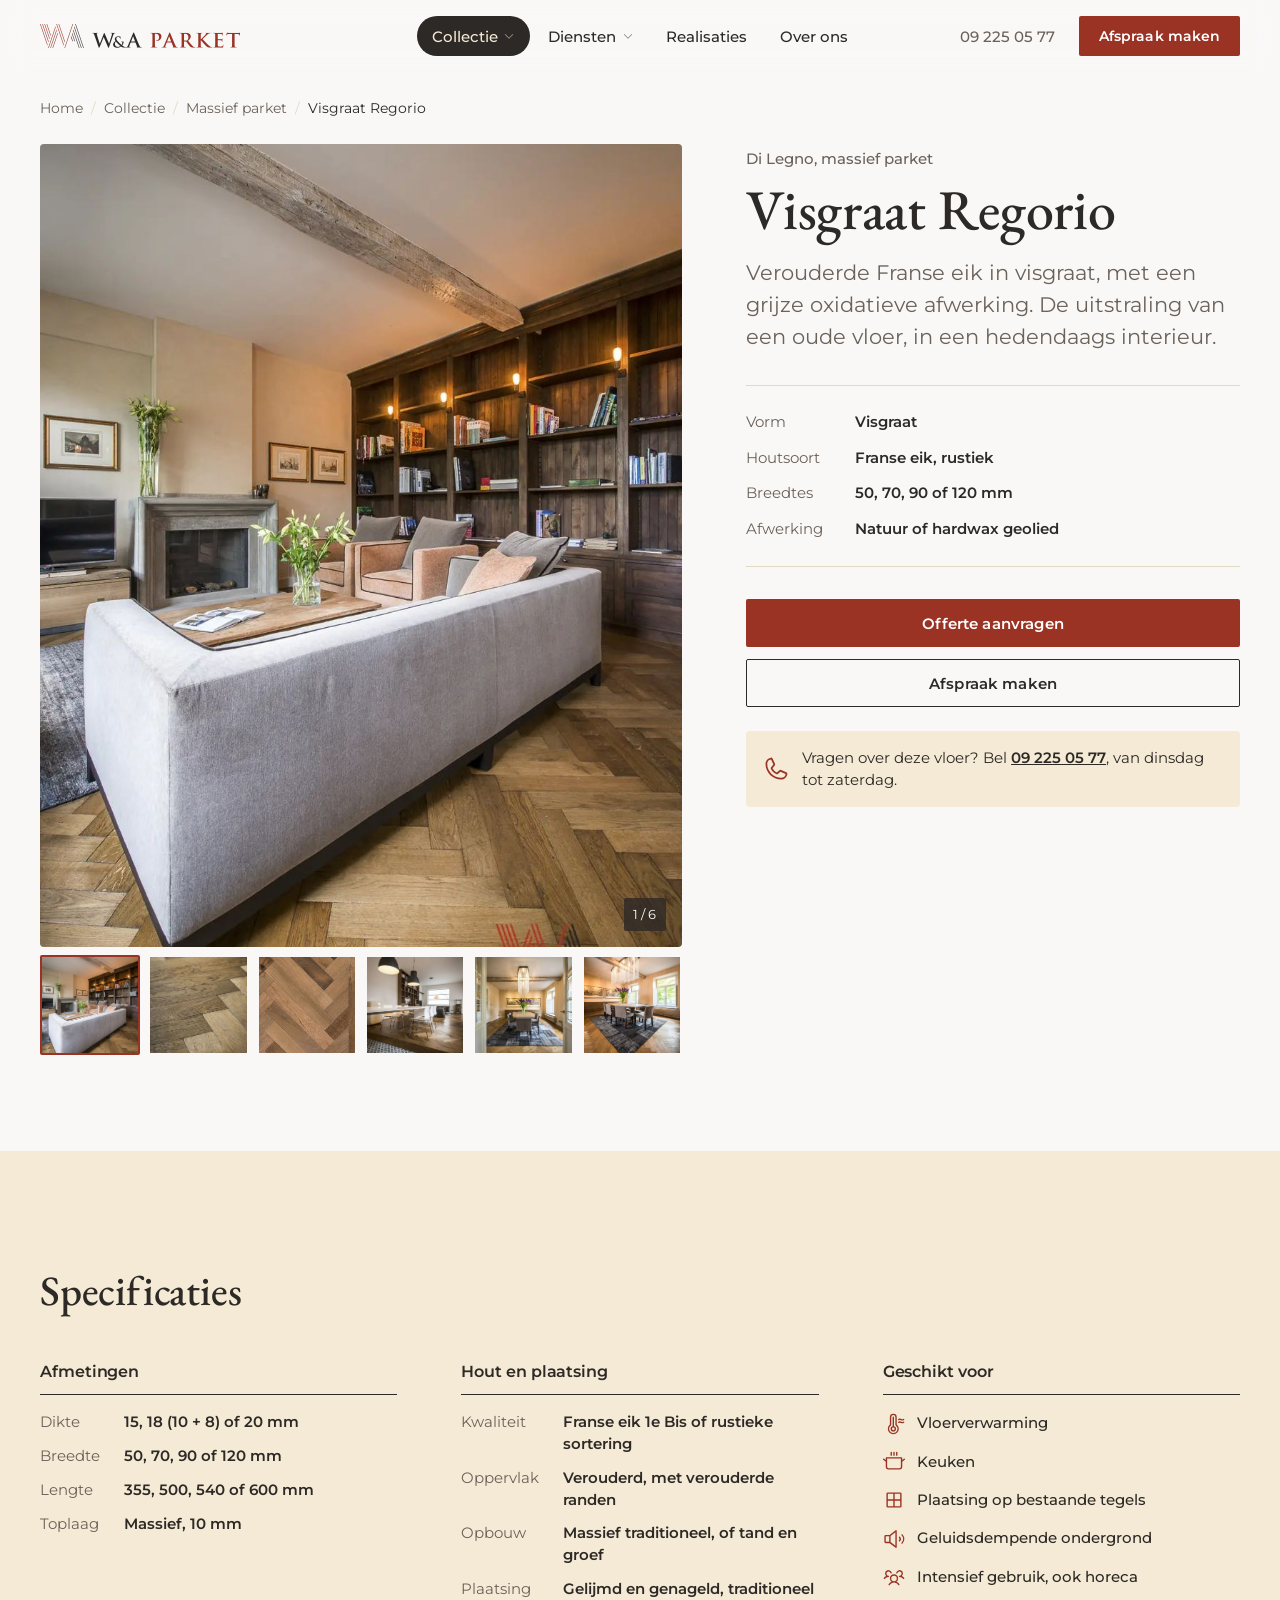
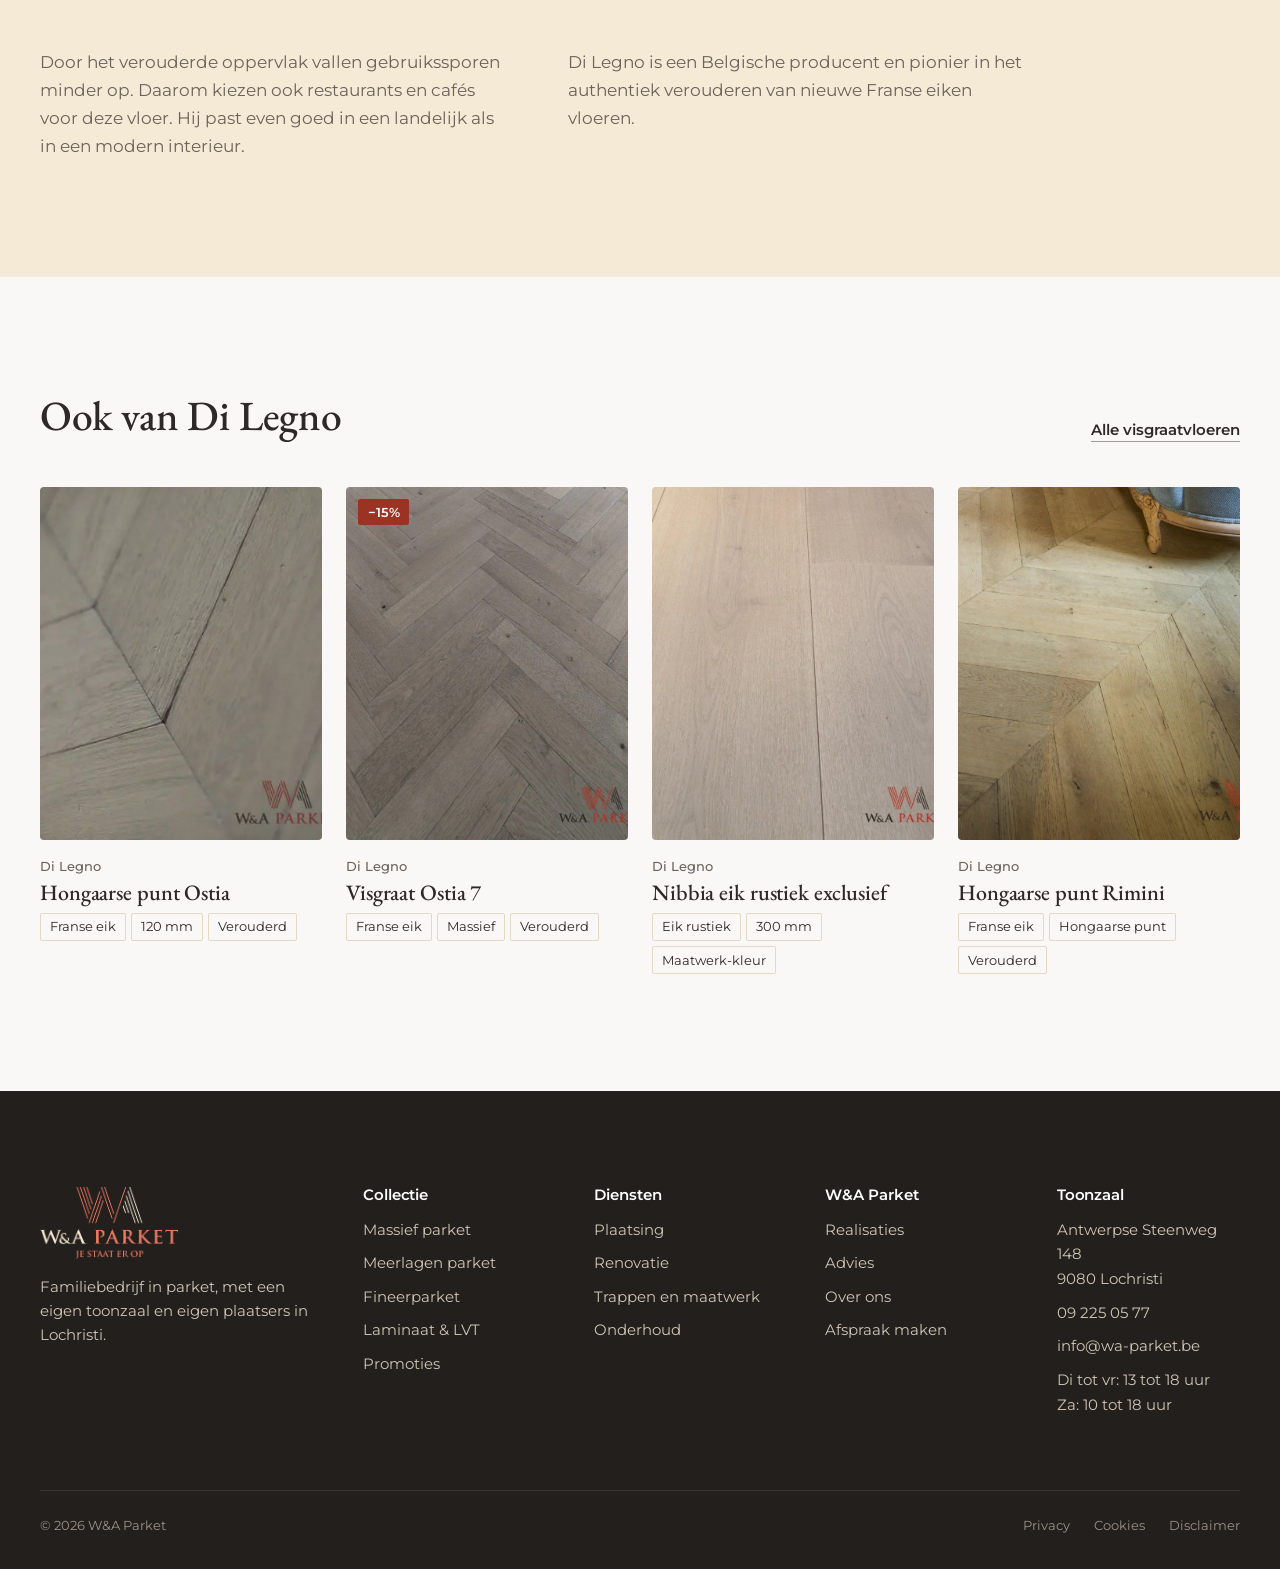
<file: Wa-Parket-V1/product.html>
<!doctype html>
<html lang="nl-BE">
<head>
<meta charset="utf-8">
<meta name="viewport" content="width=device-width, initial-scale=1, viewport-fit=cover">
<title>Di Legno Visgraat Regorio | W&amp;A Parket</title>
<meta name="description" content="Verouderde Franse eik in visgraat, met een grijze oxidatieve afwerking. Massief, geschikt voor vloerverwarming.">
<meta name="theme-color" content="#FAF8F7">
<link rel="icon" href="assets/logo/favicon.ico">
<link rel="preconnect" href="https://fonts.googleapis.com">
<link rel="preconnect" href="https://fonts.gstatic.com" crossorigin>
<link rel="stylesheet" href="https://fonts.googleapis.com/css2?family=EB+Garamond:wght@400;500&amp;family=Montserrat:wght@400;500;600&amp;display=swap">
<link rel="stylesheet" href="assets/css/tokens.css">
<link rel="stylesheet" href="assets/css/main.css">
<script>document.documentElement.classList.add('js')</script>
</head>
<body class="page-pdp">
<a class="skip" href="#main">Naar de inhoud</a>
<header class="header" id="top">
  <div class="container header__bar">
    <a class="header__logo" href="index.html" aria-label="W&amp;A Parket, naar de startpagina"><img src="assets/logo/wa-parket-lockup.png" alt="W&amp;A Parket" width="1600" height="192"></a>

    <nav class="nav" aria-label="Hoofdmenu">
      <ul class="nav__list">
        <li class="nav__item">
          <button class="nav__link is-active" aria-expanded="false" aria-controls="mega-collectie">Collectie <svg viewBox="0 0 256 256" fill="currentColor" aria-hidden="true" focusable="false"><path d="M213.66,101.66l-80,80a8,8,0,0,1-11.32,0l-80-80A8,8,0,0,1,53.66,90.34L128,164.69l74.34-74.35a8,8,0,0,1,11.32,11.32Z"/></svg></button>
          <div class="mega" id="mega-collectie">
            <div class="mega__main">
              <p class="mega__title">Parketvloeren</p>
              <ul class="mega__rows">
                <li><a href="collectie.html?type=massief"><img src="assets/img/visgraat-warm.jpg" alt="" loading="lazy" width="56" height="56"><span><b>Massief parket</b><small>Traditioneel, vaak opnieuw te schuren</small></span></a></li>
                <li><a href="collectie.html?type=meerlagen"><img src="assets/img/living-garden.jpg" alt="" loading="lazy" width="56" height="56"><span><b>Meerlagen parket</b><small>Stabiel, ideaal op vloerverwarming</small></span></a></li>
                <li><a href="collectie.html?vorm=plank"><img src="assets/img/products/bolefloor-eik-rustiek.jpg" alt="" loading="lazy" width="56" height="56"><span><b>Planken</b><small>Van smal tot klassiek breed</small></span></a></li>
                <li><a href="collectie.html?vorm=xxl"><img src="assets/img/products/admonter-lapis-xxl.jpg" alt="" loading="lazy" width="56" height="56"><span><b>Brede planken</b><small>Tot 30 cm, rust in grote ruimtes</small></span></a></li>
                <li><a href="collectie.html?vorm=visgraat"><img src="assets/img/regorio/regorio-2.jpg" alt="" loading="lazy" width="56" height="56"><span><b>Visgraat</b><small>Klassiek patroon, moderne afwerking</small></span></a></li>
                <li><a href="collectie.html?vorm=hongaarse-punt"><img src="assets/img/products/dilegno-hongaarse-punt-ostia.jpg" alt="" loading="lazy" width="56" height="56"><span><b>Hongaarse punt</b><small>Het visgraatpatroon, maar dan in punt</small></span></a></li>
              </ul>
            </div>
            <div class="mega__side">
              <p class="mega__title">Merken</p>
              <ul class="mega__rows mega__rows--compact">
                <li><a href="collectie.html?merk=admonter"><img src="assets/img/products/admonter-salis-rustiek.jpg" alt="" loading="lazy" width="56" height="56"><span><b>Admonter</b></span></a></li>
                <li><a href="collectie.html?merk=di-legno"><img src="assets/img/products/dilegno-visgraat-ostia-7.jpg" alt="" loading="lazy" width="56" height="56"><span><b>Di Legno</b></span></a></li>
                <li><a href="collectie.html?merk=bolefloor"><img src="assets/img/products/bolefloor-walnoot.jpg" alt="" loading="lazy" width="56" height="56"><span><b>Bolefloor</b></span></a></li>
                <li><a href="collectie.html?merk=tarkett"><img src="assets/img/products/tarkett-grace-century.jpg" alt="" loading="lazy" width="56" height="56"><span><b>Tarkett</b></span></a></li>
              </ul>
              <div class="mega__foot">
                <a class="mega__promo" href="index.html#promoties"><span>Promoties</span><span class="badge">−20%</span></a>
                <a class="btn btn--secondary btn--sm btn--block" href="collectie.html">Alle 196 vloeren</a>
              </div>
            </div>
          </div>
        </li>
        <li class="nav__item">
          <button class="nav__link" aria-expanded="false" aria-controls="mega-diensten">Diensten <svg viewBox="0 0 256 256" fill="currentColor" aria-hidden="true" focusable="false"><path d="M213.66,101.66l-80,80a8,8,0,0,1-11.32,0l-80-80A8,8,0,0,1,53.66,90.34L128,164.69l74.34-74.35a8,8,0,0,1,11.32,11.32Z"/></svg></button>
          <div class="mega" id="mega-diensten">
            <div class="mega__main">
              <p class="mega__title">Wat we voor u doen</p>
              <ul class="mega__rows">
                <li><a href="index.html#werkwijze"><img src="assets/img/living-sofa.jpg" alt="" loading="lazy" width="56" height="56"><span><b>Plaatsing</b><small>Door onze eigen vakmensen</small></span></a></li>
                <li><a href="index.html#werkwijze"><img src="assets/img/detail-texture-reclaimed.jpg" alt="" loading="lazy" width="56" height="56"><span><b>Schuren en renovatie</b><small>Uw bestaande vloer als nieuw</small></span></a></li>
                <li><a href="index.html#werkwijze"><img src="assets/img/stairs.jpg" alt="" loading="lazy" width="56" height="56"><span><b>Trappen en maatwerk</b><small>Treden in hetzelfde hout</small></span></a></li>
                <li><a href="index.html#werkwijze"><img src="assets/img/detail-plank-light.jpg" alt="" loading="lazy" width="56" height="56"><span><b>Afwerking en onderhoud</b><small>Olie, lak en onderhoudsproducten</small></span></a></li>
                <li><a href="index.html#werkwijze"><img src="assets/img/kitchen.jpg" alt="" loading="lazy" width="56" height="56"><span><b>Randafwerking</b><small>Plinten, profielen, overgangen</small></span></a></li>
                <li><a href="index.html#advies"><img src="assets/img/detail-knots.jpg" alt="" loading="lazy" width="56" height="56"><span><b>Parketschade herstellen</b><small>Van aangifte tot herstelling</small></span></a></li>
              </ul>
            </div>
            <div class="mega__side">
              <p class="mega__title">Advies</p>
              <ul class="mega__rows mega__rows--compact">
                <li><a href="index.html#advies"><img src="assets/img/living-fireplace-wide.jpg" alt="" loading="lazy" width="56" height="56"><span><b>Parket op vloerverwarming</b></span></a></li>
                <li><a href="index.html#advies"><img src="assets/img/detail-chevron.jpg" alt="" loading="lazy" width="56" height="56"><span><b>Het juiste hout kiezen</b></span></a></li>
                <li><a href="index.html#advies"><img src="assets/img/bathroom.jpg" alt="" loading="lazy" width="56" height="56"><span><b>Ondergrond en vocht</b></span></a></li>
                <li><a href="index.html#faq"><img src="assets/img/toonzaal-exterior.jpg" alt="" loading="lazy" width="56" height="56"><span><b>Veelgestelde vragen</b></span></a></li>
              </ul>
            </div>
          </div>
        </li>
        <li class="nav__item"><a class="nav__link" href="index.html#realisaties">Realisaties</a></li>
        <li class="nav__item"><a class="nav__link" href="index.html#over-ons">Over ons</a></li>
      </ul>
    </nav>

    <div class="header__actions">
      <a class="header__phone" href="tel:+3292250577">09 225 05 77</a>
      <a class="btn btn--primary btn--sm" href="afspraak.html">Afspraak maken</a>
    </div>
    <button class="burger" aria-label="Menu openen" aria-expanded="false" aria-controls="drawer"><span></span></button>
  </div>
</header>
<div class="mega-backdrop" aria-hidden="true"></div>

<div class="drawer" id="drawer" role="dialog" aria-modal="true" aria-label="Menu">
  <div class="drawer__top container">
    <img src="assets/logo/wa-parket-lockup.png" alt="W&amp;A Parket" width="1600" height="192">
    <button class="drawer__close" aria-label="Menu sluiten"><svg viewBox="0 0 256 256" fill="currentColor" aria-hidden="true" focusable="false"><path d="M205.66,194.34a8,8,0,0,1-11.32,11.32L128,139.31,61.66,205.66a8,8,0,0,1-11.32-11.32L116.69,128,50.34,61.66A8,8,0,0,1,61.66,50.34L128,116.69l66.34-66.35a8,8,0,0,1,11.32,11.32L139.31,128Z"/></svg></button>
  </div>
  <nav class="drawer__body container" aria-label="Mobiel menu">
    <div class="drawer__group"><button aria-expanded="false" aria-controls="d-col">Collectie <svg viewBox="0 0 256 256" fill="currentColor" aria-hidden="true" focusable="false"><path d="M224,128a8,8,0,0,1-8,8H136v80a8,8,0,0,1-16,0V136H40a8,8,0,0,1,0-16h80V40a8,8,0,0,1,16,0v80h80A8,8,0,0,1,224,128Z"/></svg></button>
      <div class="drawer__sub drawer__sub--thumbs" id="d-col"><a href="collectie.html?type=massief"><img src="assets/img/visgraat-warm.jpg" alt="" loading="lazy">Massief parket</a><a href="collectie.html?type=meerlagen"><img src="assets/img/living-garden.jpg" alt="" loading="lazy">Meerlagen parket</a><a href="collectie.html?vorm=plank"><img src="assets/img/products/bolefloor-eik-rustiek.jpg" alt="" loading="lazy">Planken</a><a href="collectie.html?vorm=xxl"><img src="assets/img/products/admonter-lapis-xxl.jpg" alt="" loading="lazy">Brede planken</a><a href="collectie.html?vorm=visgraat"><img src="assets/img/regorio/regorio-2.jpg" alt="" loading="lazy">Visgraat</a><a href="collectie.html?vorm=hongaarse-punt"><img src="assets/img/products/dilegno-hongaarse-punt-ostia.jpg" alt="" loading="lazy">Hongaarse punt</a><a href="index.html#promoties">Promoties</a><a href="collectie.html">Alle 196 vloeren</a></div></div>
    <div class="drawer__group"><button aria-expanded="false" aria-controls="d-dien">Diensten <svg viewBox="0 0 256 256" fill="currentColor" aria-hidden="true" focusable="false"><path d="M224,128a8,8,0,0,1-8,8H136v80a8,8,0,0,1-16,0V136H40a8,8,0,0,1,0-16h80V40a8,8,0,0,1,16,0v80h80A8,8,0,0,1,224,128Z"/></svg></button>
      <div class="drawer__sub drawer__sub--thumbs" id="d-dien"><a href="index.html#werkwijze"><img src="assets/img/living-sofa.jpg" alt="" loading="lazy">Plaatsing</a><a href="index.html#werkwijze"><img src="assets/img/detail-texture-reclaimed.jpg" alt="" loading="lazy">Schuren en renovatie</a><a href="index.html#werkwijze"><img src="assets/img/stairs.jpg" alt="" loading="lazy">Trappen en maatwerk</a><a href="index.html#werkwijze"><img src="assets/img/detail-plank-light.jpg" alt="" loading="lazy">Afwerking en onderhoud</a><a href="index.html#werkwijze"><img src="assets/img/kitchen.jpg" alt="" loading="lazy">Randafwerking</a><a href="index.html#advies"><img src="assets/img/detail-knots.jpg" alt="" loading="lazy">Parketschade herstellen</a><a href="index.html#faq">Advies en veelgestelde vragen</a></div></div>
    <div class="drawer__group"><a href="index.html#realisaties">Realisaties</a></div>
    <div class="drawer__group"><a href="index.html#over-ons">Over ons</a></div>
  </nav>
  <div class="drawer__foot container">
    <p>Antwerpse Steenweg 148, Lochristi<br>Di tot vr 13 tot 18 uur, za 10 tot 18 uur</p>
    <div class="drawer__ctas"><a class="btn btn--secondary" href="tel:+3292250577"><svg viewBox="0 0 256 256" fill="currentColor" aria-hidden="true" focusable="false"><path d="M222.37,158.46l-47.11-21.11-.13-.06a16,16,0,0,0-15.17,1.4,8.12,8.12,0,0,0-.75.56L134.87,160c-15.42-7.49-31.34-23.29-38.83-38.51l20.78-24.71c.2-.25.39-.5.57-.77a16,16,0,0,0,1.32-15.06l0-.12L97.54,33.64a16,16,0,0,0-16.62-9.52A56.26,56.26,0,0,0,32,80c0,79.4,64.6,144,144,144a56.26,56.26,0,0,0,55.88-48.92A16,16,0,0,0,222.37,158.46ZM176,208A128.14,128.14,0,0,1,48,80,40.2,40.2,0,0,1,82.87,40a.61.61,0,0,0,0,.12l21,47L83.2,111.86a6.13,6.13,0,0,0-.57.77,16,16,0,0,0-1,15.7c9.06,18.53,27.73,37.06,46.46,46.11a16,16,0,0,0,15.75-1.14,8.44,8.44,0,0,0,.74-.56L168.89,152l47,21.05h0s.08,0,.11,0A40.21,40.21,0,0,1,176,208Z"/></svg> Bellen</a><a class="btn btn--primary" href="afspraak.html">Afspraak maken</a></div>
  </div>
</div>

<main id="main">
<div class="container">
  <nav class="crumbs" aria-label="Kruimelpad"><ol><li><a href="index.html">Home</a></li><li><a href="collectie.html">Collectie</a></li><li><a href="collectie.html?type=massief">Massief parket</a></li><li aria-current="page">Visgraat Regorio</li></ol></nav>

  <div class="pdp">
    <div class="gallery" data-gallery>
      <div class="gallery__main">
        <img src="assets/img/regorio/regorio-3.jpg" alt="Leefruimte met Di Legno Visgraat Regorio" width="1133" height="1764" data-main>
        <span class="gallery__count"><span data-idx>1</span> / 6</span>
      </div>
      <div class="gallery__thumbs" role="group" aria-label="Foto's">
        <button type="button" aria-current="true" data-src="assets/img/regorio/regorio-3.jpg" data-alt="Leefruimte met Di Legno Visgraat Regorio"><img src="assets/img/regorio/regorio-3.jpg" alt="Foto 1" loading="lazy"></button>
        <button type="button" aria-current="false" data-src="assets/img/regorio/regorio-2.jpg" data-alt="Close-up van de verouderde eiken visgraat"><img src="assets/img/regorio/regorio-2.jpg" alt="Foto 2" loading="lazy"></button>
        <button type="button" aria-current="false" data-src="assets/img/regorio/regorio-1.jpg" data-alt="Productstaal Visgraat Regorio"><img src="assets/img/regorio/regorio-1.jpg" alt="Foto 3" loading="lazy"></button>
        <button type="button" aria-current="false" data-src="assets/img/regorio/regorio-4.jpg" data-alt="Keuken en eettafel op visgraat"><img src="assets/img/regorio/regorio-4.jpg" alt="Foto 4" loading="lazy"></button>
        <button type="button" aria-current="false" data-src="assets/img/regorio/regorio-5.jpg" data-alt="Eetkamer met visgraatvloer"><img src="assets/img/regorio/regorio-5.jpg" alt="Foto 5" loading="lazy"></button>
        <button type="button" aria-current="false" data-src="assets/img/regorio/regorio-6.jpg" data-alt="Eetkamer met luster op visgraatvloer"><img src="assets/img/regorio/regorio-6.jpg" alt="Foto 6" loading="lazy"></button>
      </div>
    </div>

    <div class="buybox">
      <span class="buybox__brand">Di Legno, massief parket</span>
      <h1>Visgraat Regorio</h1>
      <p class="lead">Verouderde Franse eik in visgraat, met een grijze oxidatieve afwerking. De uitstraling van een oude vloer, in een hedendaags interieur.</p>
      <dl class="keyspecs">
        <dt>Vorm</dt><dd>Visgraat</dd>
        <dt>Houtsoort</dt><dd>Franse eik, rustiek</dd>
        <dt>Breedtes</dt><dd>50, 70, 90 of 120 mm</dd>
        <dt>Afwerking</dt><dd>Natuur of hardwax geolied</dd>
      </dl>
      <div class="buybox__ctas">
        <a class="btn btn--primary btn--block" href="afspraak.html?intent=offerte&amp;product=Visgraat%20Regorio">Offerte aanvragen</a>
        <a class="btn btn--secondary btn--block" href="afspraak.html?product=Visgraat%20Regorio">Afspraak maken</a>
      </div>
      <div class="buybox__help"><svg viewBox="0 0 256 256" fill="currentColor" aria-hidden="true" focusable="false"><path d="M222.37,158.46l-47.11-21.11-.13-.06a16,16,0,0,0-15.17,1.4,8.12,8.12,0,0,0-.75.56L134.87,160c-15.42-7.49-31.34-23.29-38.83-38.51l20.78-24.71c.2-.25.39-.5.57-.77a16,16,0,0,0,1.32-15.06l0-.12L97.54,33.64a16,16,0,0,0-16.62-9.52A56.26,56.26,0,0,0,32,80c0,79.4,64.6,144,144,144a56.26,56.26,0,0,0,55.88-48.92A16,16,0,0,0,222.37,158.46ZM176,208A128.14,128.14,0,0,1,48,80,40.2,40.2,0,0,1,82.87,40a.61.61,0,0,0,0,.12l21,47L83.2,111.86a6.13,6.13,0,0,0-.57.77,16,16,0,0,0-1,15.7c9.06,18.53,27.73,37.06,46.46,46.11a16,16,0,0,0,15.75-1.14,8.44,8.44,0,0,0,.74-.56L168.89,152l47,21.05h0s.08,0,.11,0A40.21,40.21,0,0,1,176,208Z"/></svg><p>Vragen over deze vloer? Bel <a href="tel:+3292250577">09 225 05 77</a>, van dinsdag tot zaterdag.</p></div>
    </div>
  </div>
</div>

<section class="section section--creme" aria-labelledby="spec-title">
  <div class="container">
    <h2 class="h2" id="spec-title" style="margin-bottom:var(--block-gap)">Specificaties</h2>
    <div class="specs-wrap">
      <div class="specs-group">
        <h3>Afmetingen</h3>
        <dl class="specs">
          <dt>Dikte</dt><dd>15, 18 (10 + 8) of 20 mm</dd>
          <dt>Breedte</dt><dd>50, 70, 90 of 120 mm</dd>
          <dt>Lengte</dt><dd>355, 500, 540 of 600 mm</dd>
          <dt>Toplaag</dt><dd>Massief, 10 mm</dd>
        </dl>
      </div>
      <div class="specs-group">
        <h3>Hout en plaatsing</h3>
        <dl class="specs">
          <dt>Kwaliteit</dt><dd>Franse eik 1e Bis of rustieke sortering</dd>
          <dt>Oppervlak</dt><dd>Verouderd, met verouderde randen</dd>
          <dt>Opbouw</dt><dd>Massief traditioneel, of tand en groef</dd>
          <dt>Plaatsing</dt><dd>Gelijmd en genageld, traditioneel</dd>
        </dl>
      </div>
      <div class="specs-group">
        <h3>Geschikt voor</h3>
        <ul class="fit">
          <li><svg viewBox="0 0 256 256" fill="currentColor" aria-hidden="true" focusable="false"><path d="M128,153V48a8,8,0,0,0-16,0V153a32,32,0,1,0,16,0Zm-8,47a16,16,0,1,1,16-16A16,16,0,0,1,120,200Zm40-66V48a40,40,0,0,0-80,0v86a64,64,0,1,0,80,0Zm-40,98a48,48,0,0,1-27.42-87.4A8,8,0,0,0,96,138V48a24,24,0,0,1,48,0v90a8,8,0,0,0,3.42,6.56A48,48,0,0,1,120,232ZM177.3,80.77a8,8,0,0,1,2.33-11.07c15-9.79,26.87-4.75,35.51-1.06C223,72,227.76,74,235.63,68.89a8,8,0,0,1,8.74,13.41C237.88,86.53,232,88,226.69,88c-7,0-12.92-2.54-17.83-4.63C201,80,196.24,78,188.37,83.11A8,8,0,0,1,177.3,80.77Zm69.4,22.46a8,8,0,0,1-2.33,11.07C237.88,118.53,232,120,226.69,120c-7,0-12.92-2.54-17.83-4.63-7.87-3.36-12.62-5.38-20.49-.25a8,8,0,0,1-8.74-13.41c15-9.79,26.87-4.75,35.51-1.06,7.87,3.36,12.62,5.39,20.49.25A8,8,0,0,1,246.7,103.23Z"/></svg>Vloerverwarming</li>
          <li><svg viewBox="0 0 256 256" fill="currentColor" aria-hidden="true" focusable="false"><path d="M88,48V16a8,8,0,0,1,16,0V48a8,8,0,0,1-16,0Zm40,8a8,8,0,0,0,8-8V16a8,8,0,0,0-16,0V48A8,8,0,0,0,128,56Zm32,0a8,8,0,0,0,8-8V16a8,8,0,0,0-16,0V48A8,8,0,0,0,160,56Zm92.8,46.4L224,124v60a32,32,0,0,1-32,32H64a32,32,0,0,1-32-32V124L3.2,102.4a8,8,0,0,1,9.6-12.8L32,104V80a8,8,0,0,1,8-8H216a8,8,0,0,1,8,8v24l19.2-14.4a8,8,0,0,1,9.6,12.8ZM208,88H48v96a16,16,0,0,0,16,16H192a16,16,0,0,0,16-16Z"/></svg>Keuken</li>
          <li><svg viewBox="0 0 256 256" fill="currentColor" aria-hidden="true" focusable="false"><path d="M200,40H56A16,16,0,0,0,40,56V200a16,16,0,0,0,16,16H200a16,16,0,0,0,16-16V56A16,16,0,0,0,200,40Zm0,80H136V56h64ZM120,56v64H56V56ZM56,136h64v64H56Zm144,64H136V136h64v64Z"/></svg>Plaatsing op bestaande tegels</li>
          <li><svg viewBox="0 0 256 256" fill="currentColor" aria-hidden="true" focusable="false"><path d="M155.51,24.81a8,8,0,0,0-8.42.88L77.25,80H32A16,16,0,0,0,16,96v64a16,16,0,0,0,16,16H77.25l69.84,54.31A8,8,0,0,0,160,224V32A8,8,0,0,0,155.51,24.81ZM32,96H72v64H32ZM144,207.64,88,164.09V91.91l56-43.55Zm54-106.08a40,40,0,0,1,0,52.88,8,8,0,0,1-12-10.58,24,24,0,0,0,0-31.72,8,8,0,0,1,12-10.58ZM248,128a79.9,79.9,0,0,1-20.37,53.34,8,8,0,0,1-11.92-10.67,64,64,0,0,0,0-85.33,8,8,0,1,1,11.92-10.67A79.83,79.83,0,0,1,248,128Z"/></svg>Geluidsdempende ondergrond</li>
          <li><svg viewBox="0 0 256 256" fill="currentColor" aria-hidden="true" focusable="false"><path d="M244.8,150.4a8,8,0,0,1-11.2-1.6A51.6,51.6,0,0,0,192,128a8,8,0,0,1-7.37-4.89,8,8,0,0,1,0-6.22A8,8,0,0,1,192,112a24,24,0,1,0-23.24-30,8,8,0,1,1-15.5-4A40,40,0,1,1,219,117.51a67.94,67.94,0,0,1,27.43,21.68A8,8,0,0,1,244.8,150.4ZM190.92,212a8,8,0,1,1-13.84,8,57,57,0,0,0-98.16,0,8,8,0,1,1-13.84-8,72.06,72.06,0,0,1,33.74-29.92,48,48,0,1,1,58.36,0A72.06,72.06,0,0,1,190.92,212ZM128,176a32,32,0,1,0-32-32A32,32,0,0,0,128,176ZM72,120a8,8,0,0,0-8-8A24,24,0,1,1,87.24,82a8,8,0,1,0,15.5-4A40,40,0,1,0,37,117.51,67.94,67.94,0,0,0,9.6,139.19a8,8,0,1,0,12.8,9.61A51.6,51.6,0,0,1,64,128,8,8,0,0,0,72,120Z"/></svg>Intensief gebruik, ook horeca</li>
        </ul>
      </div>
    </div>
    <div class="prose pdp-story">
      <p>Door het verouderde oppervlak vallen gebruikssporen minder op. Daarom kiezen ook restaurants en cafés voor deze vloer. Hij past even goed in een landelijk als in een modern interieur.</p>
      <p>Di Legno is een Belgische producent en pionier in het authentiek verouderen van nieuwe Franse eiken vloeren.</p>
    </div>
  </div>
</section>

<section class="section" aria-labelledby="rel-title">
  <div class="container">
    <div class="section-head">
      <h2 class="h2" id="rel-title">Ook van Di Legno</h2>
      <a class="link" href="collectie.html?vorm=visgraat">Alle visgraatvloeren</a>
    </div>
    <div class="related">
<a class="card" href="product.html" data-type="meerlagen" data-vorm="hongaarse-punt" data-merk="di-legno" data-hout="franse-eik" data-kleur="gerookt" data-toepassing="vloerverwarming" data-promo="0">
  <div class="card__media"><img src="assets/img/products/dilegno-hongaarse-punt-ostia.jpg" alt="Di Legno Hongaarse punt Ostia" loading="lazy" width="720" height="900"></div>
  <span class="card__brand">Di Legno</span>
  <h3>Hongaarse punt Ostia</h3>
  <ul class="card__specs"><li>Franse eik</li><li>120 mm</li><li>Verouderd</li></ul>
</a>
<a class="card" href="product.html" data-type="massief" data-vorm="visgraat" data-merk="di-legno" data-hout="franse-eik" data-kleur="gerookt" data-toepassing="vloerverwarming" data-promo="1">
  <div class="card__media"><img src="assets/img/products/dilegno-visgraat-ostia-7.jpg" alt="Di Legno Visgraat Ostia 7" loading="lazy" width="720" height="900"><span class="badge">−15%</span></div>
  <span class="card__brand">Di Legno</span>
  <h3>Visgraat Ostia 7</h3>
  <ul class="card__specs"><li>Franse eik</li><li>Massief</li><li>Verouderd</li></ul>
</a>
<a class="card" href="product.html" data-type="meerlagen" data-vorm="xxl" data-merk="di-legno" data-hout="eik" data-kleur="licht" data-toepassing="vloerverwarming" data-promo="0">
  <div class="card__media"><img src="assets/img/products/dilegno-nibbia.jpg" alt="Di Legno Nibbia eik rustiek exclusief" loading="lazy" width="720" height="900"></div>
  <span class="card__brand">Di Legno</span>
  <h3>Nibbia eik rustiek exclusief</h3>
  <ul class="card__specs"><li>Eik rustiek</li><li>300 mm</li><li>Maatwerk-kleur</li></ul>
</a>
<a class="card" href="product.html" data-type="meerlagen" data-vorm="hongaarse-punt" data-merk="di-legno" data-hout="franse-eik" data-kleur="naturel" data-toepassing="vloerverwarming" data-promo="0">
  <div class="card__media"><img src="assets/img/products/dilegno-hongaarse-punt-rimini.jpg" alt="Di Legno Hongaarse punt Rimini" loading="lazy" width="720" height="900"></div>
  <span class="card__brand">Di Legno</span>
  <h3>Hongaarse punt Rimini</h3>
  <ul class="card__specs"><li>Franse eik</li><li>Hongaarse punt</li><li>Verouderd</li></ul>
</a>
    </div>
  </div>
</section>

<div class="pdp-bar">
  <div><b>Visgraat Regorio</b>Di Legno, massief</div>
  <a class="btn btn--primary" href="afspraak.html?intent=offerte&amp;product=Visgraat%20Regorio">Offerte aanvragen</a>
</div>

</main>
<footer class="footer">
  <div class="container">
    <div class="footer__grid">
      <div class="footer__brand">
        <img src="assets/logo/wa-parket-logo-light.png" alt="W&amp;A Parket, Je staat erop" width="1181" height="614" loading="lazy">
        <p>Familiebedrijf in parket, met een eigen toonzaal en eigen plaatsers in Lochristi.</p>
      </div>
      <div><h2>Collectie</h2><ul><li><a href="collectie.html?type=massief">Massief parket</a></li><li><a href="collectie.html?type=meerlagen">Meerlagen parket</a></li><li><a href="collectie.html?type=fineer">Fineerparket</a></li><li><a href="collectie.html?type=laminaat">Laminaat &amp; LVT</a></li><li><a href="index.html#promoties">Promoties</a></li></ul></div>
      <div><h2>Diensten</h2><ul><li><a href="index.html#werkwijze">Plaatsing</a></li><li><a href="index.html#werkwijze">Renovatie</a></li><li><a href="index.html#werkwijze">Trappen en maatwerk</a></li><li><a href="index.html#werkwijze">Onderhoud</a></li></ul></div>
      <div><h2>W&amp;A Parket</h2><ul><li><a href="index.html#realisaties">Realisaties</a></li><li><a href="index.html#advies">Advies</a></li><li><a href="index.html#over-ons">Over ons</a></li><li><a href="afspraak.html">Afspraak maken</a></li></ul></div>
      <div><h2>Toonzaal</h2><ul><li>Antwerpse Steenweg 148<br>9080 Lochristi</li><li><a href="tel:+3292250577">09 225 05 77</a></li><li><a href="mailto:info@wa-parket.be">info@wa-parket.be</a></li><li>Di tot vr: 13 tot 18 uur<br>Za: 10 tot 18 uur</li></ul></div>
    </div>
    <div class="footer__bottom">
      <span>© 2026 W&amp;A Parket</span>
      <nav aria-label="Juridisch"><a href="#">Privacy</a><a href="#">Cookies</a><a href="#">Disclaimer</a></nav>
    </div>
  </div>
</footer>

<div class="actionbar" aria-label="Snelle acties">
  <a class="btn btn--secondary" href="tel:+3292250577"><svg viewBox="0 0 256 256" fill="currentColor" aria-hidden="true" focusable="false"><path d="M222.37,158.46l-47.11-21.11-.13-.06a16,16,0,0,0-15.17,1.4,8.12,8.12,0,0,0-.75.56L134.87,160c-15.42-7.49-31.34-23.29-38.83-38.51l20.78-24.71c.2-.25.39-.5.57-.77a16,16,0,0,0,1.32-15.06l0-.12L97.54,33.64a16,16,0,0,0-16.62-9.52A56.26,56.26,0,0,0,32,80c0,79.4,64.6,144,144,144a56.26,56.26,0,0,0,55.88-48.92A16,16,0,0,0,222.37,158.46ZM176,208A128.14,128.14,0,0,1,48,80,40.2,40.2,0,0,1,82.87,40a.61.61,0,0,0,0,.12l21,47L83.2,111.86a6.13,6.13,0,0,0-.57.77,16,16,0,0,0-1,15.7c9.06,18.53,27.73,37.06,46.46,46.11a16,16,0,0,0,15.75-1.14,8.44,8.44,0,0,0,.74-.56L168.89,152l47,21.05h0s.08,0,.11,0A40.21,40.21,0,0,1,176,208Z"/></svg> Bellen</a>
  <a class="btn btn--primary" href="afspraak.html">Afspraak maken</a>
</div>

<script src="assets/js/main.js" defer></script>
</body>
</html>
</file>
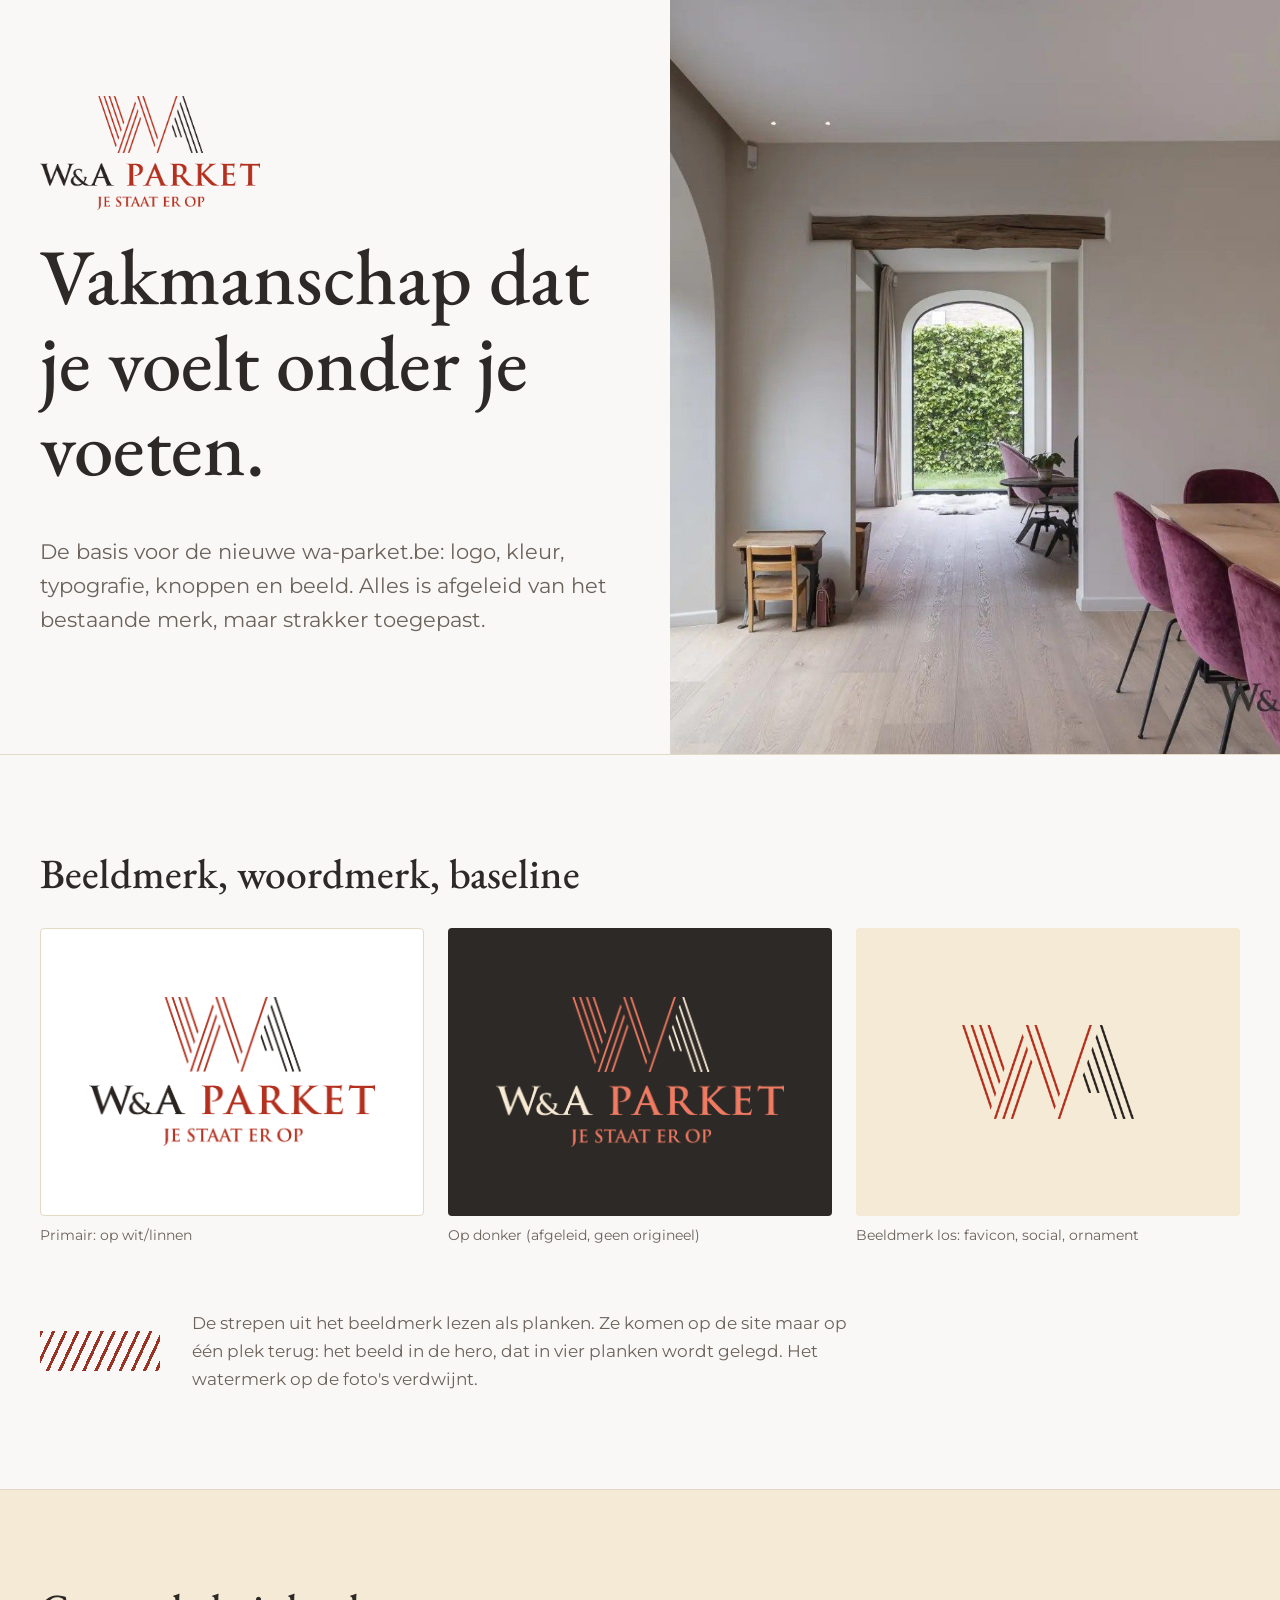
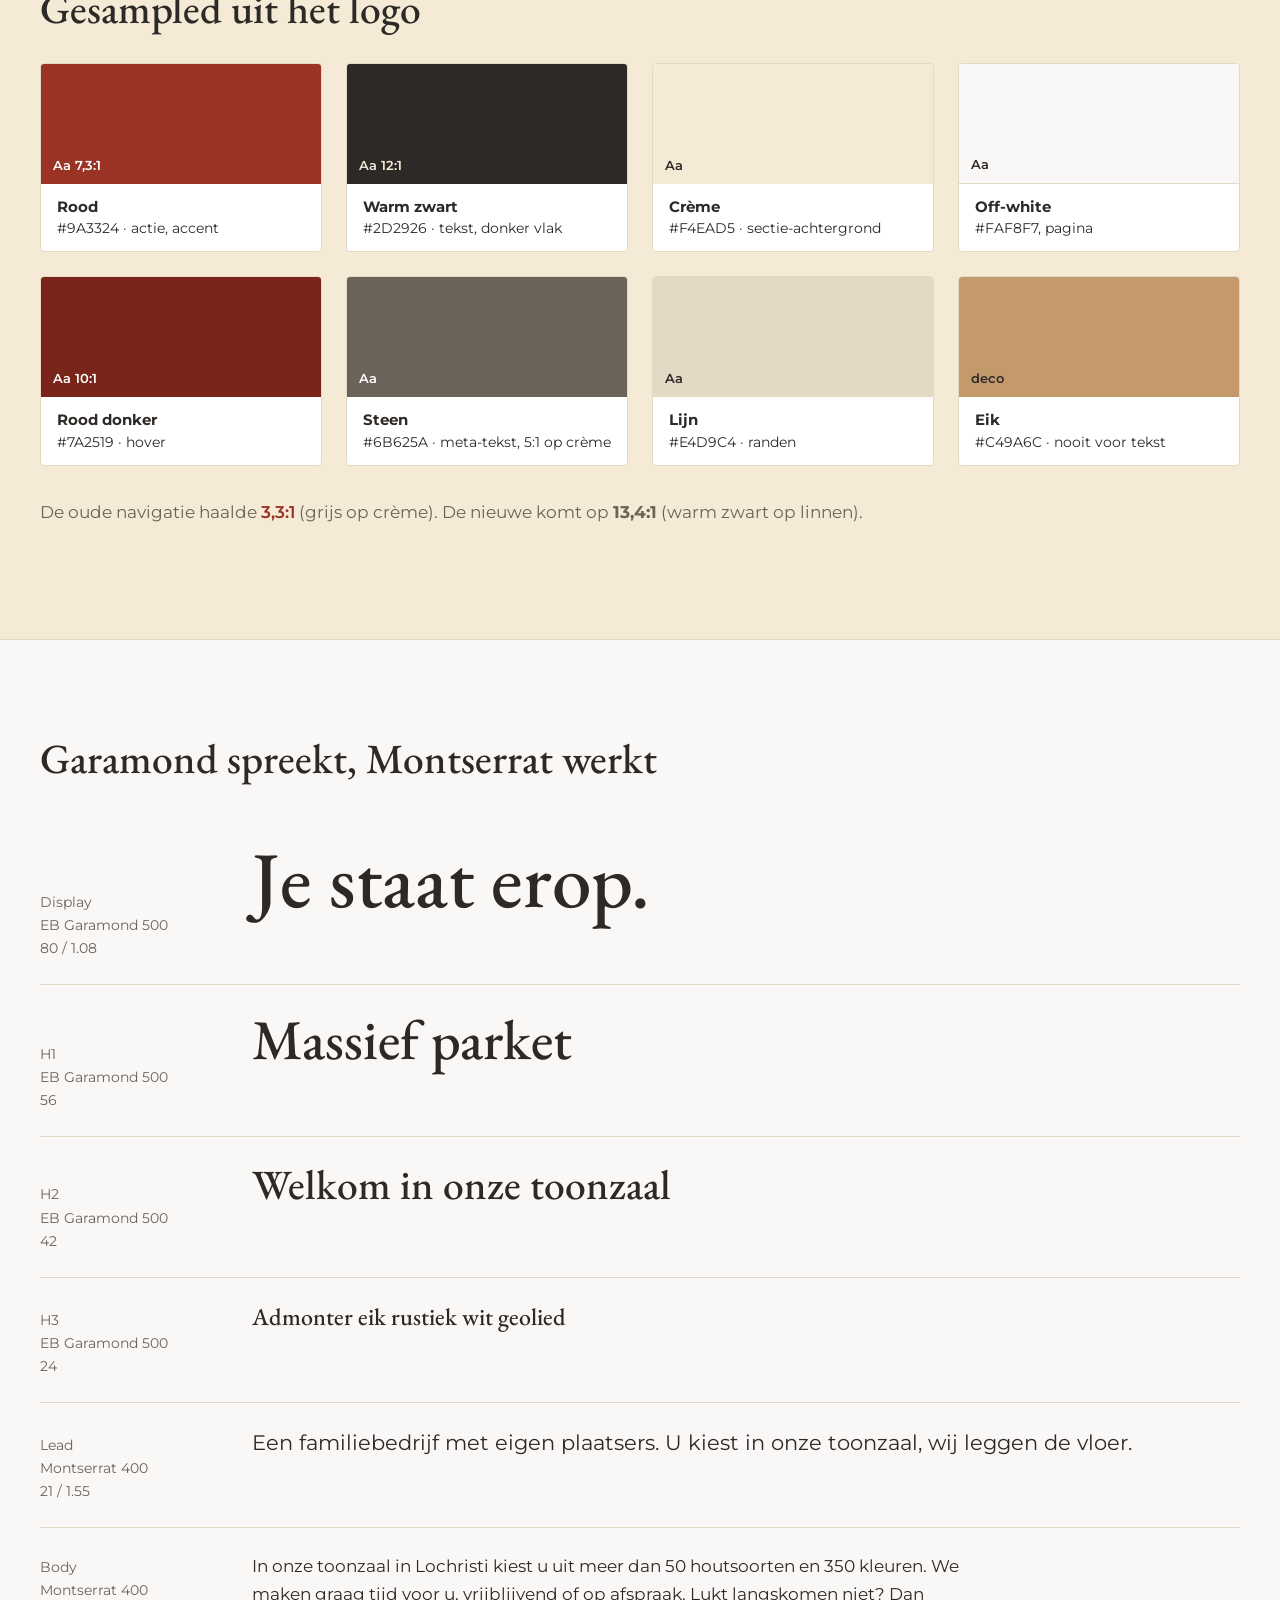
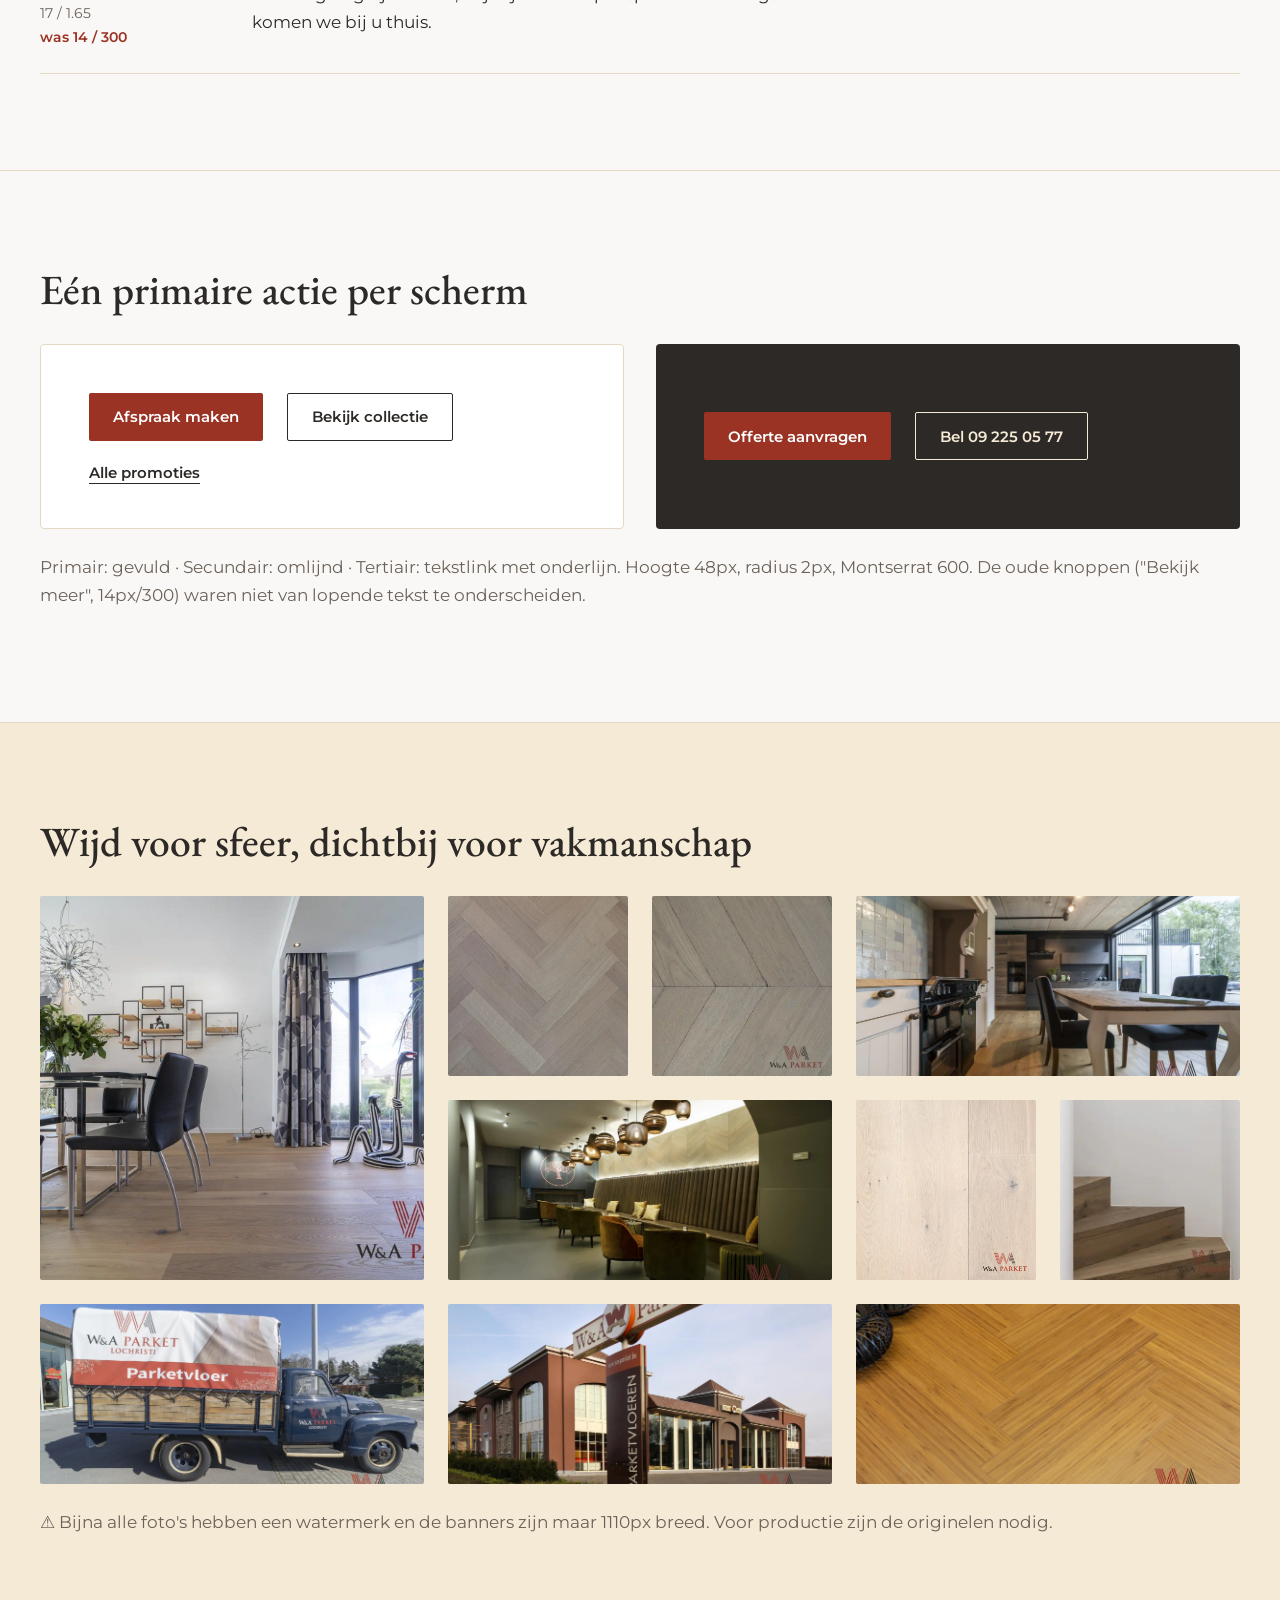
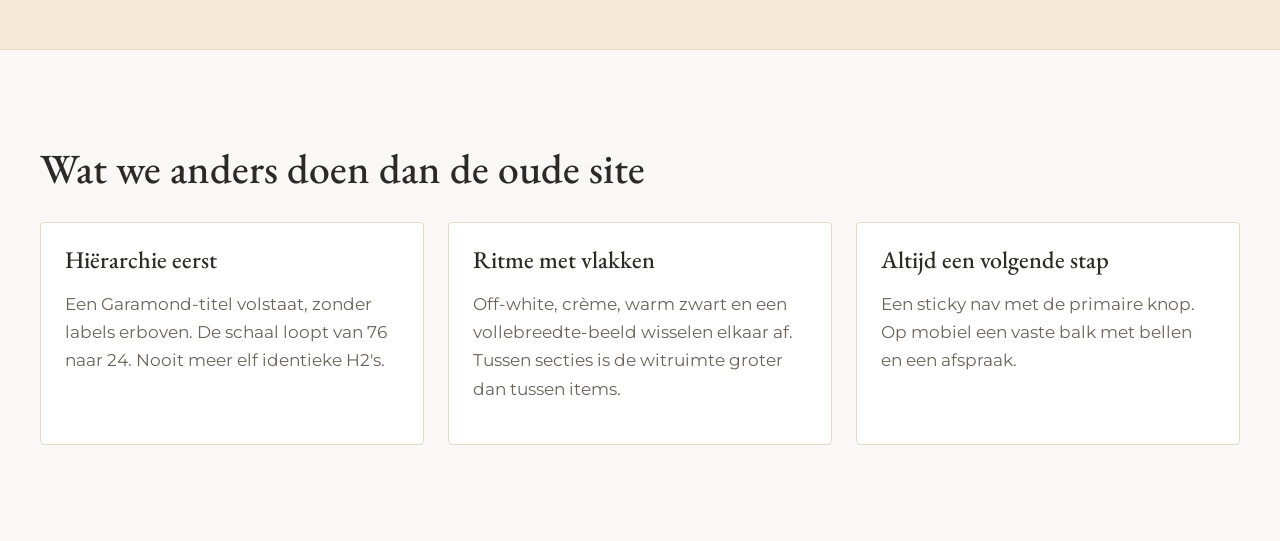
<file: Wa-Parket-V1/_design/01-brand/brand-board.html>
<!doctype html>
<html lang="nl">
<head>
<meta charset="utf-8">
<meta name="viewport" content="width=device-width, initial-scale=1">
<title>W&amp;A Parket brand board</title>
<link rel="preconnect" href="https://fonts.googleapis.com"><link rel="preconnect" href="https://fonts.gstatic.com" crossorigin>
<link rel="stylesheet" href="https://fonts.googleapis.com/css2?family=EB+Garamond:ital,wght@0,400;0,500;0,600;1,400&family=Montserrat:wght@400;500;600&display=swap">
<link rel="stylesheet" href="../../assets/css/tokens.css">
<style>
  *,*::before,*::after{box-sizing:border-box}
  body{margin:0;background:var(--color-bg);color:var(--color-text);font:var(--fw-regular) var(--fs-body)/var(--lh-body) var(--font-body)}
  .wrap{max-width:var(--container);margin:0 auto;padding:0 var(--gutter)}
  section{padding:var(--space-9) 0;border-top:1px solid var(--color-border)}
  .eyebrow{font:var(--fw-semibold) var(--fs-eyebrow)/1 var(--font-body);letter-spacing:var(--ls-eyebrow);text-transform:uppercase;color:var(--color-accent);display:flex;align-items:center;gap:.75rem;margin:0 0 var(--space-4)}
  .eyebrow::before{content:"";width:28px;height:12px;background:repeating-linear-gradient(115deg,var(--wa-rood) 0 2px,transparent 2px 6px)}
  h1,h2,h3{font-family:var(--font-display);font-weight:500;margin:0;line-height:var(--lh-tight)}
  h1{font-size:var(--fs-display)}
  h2{font-size:var(--fs-h2);margin-bottom:var(--space-6)}
  .muted{color:var(--color-text-muted)}
  .grid{display:grid;gap:var(--item-gap)}
  header.cover{display:grid;grid-template-columns:1.1fr 1fr;min-height:min(78vh,760px)}
  header.cover .txt{padding:var(--space-9) var(--gutter);display:flex;flex-direction:column;justify-content:center;gap:var(--space-5)}
  header.cover img.photo{width:100%;height:100%;object-fit:cover}
  .logos{grid-template-columns:repeat(3,1fr)}
  .logo-tile{aspect-ratio:4/3;display:grid;place-items:center;padding:var(--space-7);border-radius:var(--radius-md)}
  .logo-tile img{max-width:100%;max-height:100%}
  .caption{font-size:var(--fs-small);color:var(--color-text-muted);margin-top:var(--space-2)}
  .swatches{grid-template-columns:repeat(4,1fr)}
  .sw{border-radius:var(--radius-md);overflow:hidden;border:1px solid var(--color-border);background:var(--wa-wit)}
  .sw .chip{height:120px;display:flex;align-items:flex-end;padding:var(--space-3);font:600 13px/1 var(--font-body)}
  .sw .meta{padding:var(--space-3) var(--space-4);font-size:var(--fs-small);line-height:1.5}
  .sw .meta b{display:block;font-size:15px}
  .type-row{display:grid;grid-template-columns:180px 1fr;gap:var(--space-6);padding:var(--space-5) 0;border-bottom:1px solid var(--color-border);align-items:baseline}
  .type-row .spec{font-size:var(--fs-small);color:var(--color-text-muted)}
  .btns{display:flex;flex-wrap:wrap;gap:var(--space-5);align-items:center}
  .btn{display:inline-flex;align-items:center;gap:.6rem;height:var(--btn-h);padding:0 var(--btn-px);font:var(--btn-font);border-radius:var(--radius-sm);text-decoration:none;cursor:pointer;transition:background var(--dur-fast) var(--ease-out),color var(--dur-fast) var(--ease-out)}
  .btn:focus-visible{outline:2px solid var(--color-focus);outline-offset:2px}
  .btn-primary{background:var(--wa-rood);color:#fff;border:0}
  .btn-primary:hover{background:var(--wa-rood-donker)}
  .btn-secondary{background:transparent;color:var(--wa-zwart);border:1.5px solid var(--wa-zwart)}
  .btn-secondary:hover{background:var(--wa-zwart);color:var(--wa-creme)}
  .link{font:var(--fw-semibold) .9375rem/1 var(--font-body);color:var(--wa-zwart);text-decoration:underline;text-underline-offset:5px;text-decoration-thickness:1px}
  .link:hover{color:var(--wa-rood)}
  .dark{background:var(--wa-zwart);color:var(--wa-creme);padding:var(--space-7);border-radius:var(--radius-md)}
  .dark .btn-secondary{color:var(--wa-creme);border-color:var(--wa-creme)}
  .photos{grid-template-columns:repeat(6,1fr);grid-auto-rows:180px}
  .photos img{width:100%;height:100%;object-fit:cover;border-radius:var(--radius-sm)}
  .photos .w2{grid-column:span 2}.photos .h2{grid-row:span 2}
  .stripe-demo{height:40px;background:repeating-linear-gradient(115deg,var(--wa-rood) 0 3px,transparent 3px 11px);width:120px;flex:none}
  .rules{grid-template-columns:repeat(3,1fr)}
  .rule{background:var(--wa-wit);border:1px solid var(--color-border);border-radius:var(--radius-md);padding:var(--space-5)}
  .rule h3{font-size:var(--fs-h3);margin-bottom:var(--space-2)}
  .bad{color:var(--wa-rood);font-weight:600}
  @media (max-width:800px){
    header.cover{grid-template-columns:1fr}header.cover img.photo{height:50vh}
    .logos,.rules{grid-template-columns:1fr}.swatches{grid-template-columns:repeat(2,1fr)}
    .type-row{grid-template-columns:1fr;gap:var(--space-2)}
    .photos{grid-template-columns:repeat(2,1fr)}.photos .w2{grid-column:span 2}
  }
</style>
</head>
<body>

<header class="cover">
  <div class="txt">
    <img src="logo/wa-parket-logo.png" alt="W&amp;A Parket, Je staat erop" style="width:220px">
    <h1>Vakmanschap dat<br>je voelt onder je voeten.</h1>
    <p class="muted" style="max-width:44ch;font-size:var(--fs-lead)">De basis voor de nieuwe wa-parket.be: logo, kleur, typografie, knoppen en beeld. Alles is afgeleid van het bestaande merk, maar strakker toegepast.</p>
  </div>
  <img class="photo" src="../../assets/img/dining-arch.jpg" alt="">
</header>

<section><div class="wrap">
  <h2>Beeldmerk, woordmerk, baseline</h2>
  <div class="grid logos">
    <div><div class="logo-tile" style="background:var(--wa-wit);border:1px solid var(--color-border)"><img src="logo/wa-parket-logo.png" alt=""></div><p class="caption">Primair: op wit/linnen</p></div>
    <div><div class="logo-tile" style="background:var(--wa-zwart)"><img src="logo/wa-parket-logo-light.png" alt=""></div><p class="caption">Op donker (afgeleid, geen origineel)</p></div>
    <div><div class="logo-tile" style="background:var(--wa-creme)"><img src="logo/wa-parket-mark.png" alt="" style="max-width:60%"></div><p class="caption">Beeldmerk los: favicon, social, ornament</p></div>
  </div>
  <div style="display:flex;gap:var(--space-6);align-items:center;margin-top:var(--space-7)">
    <div class="stripe-demo"></div>
    <p class="muted" style="margin:0;max-width:60ch">De strepen uit het beeldmerk lezen als planken. Ze komen op de site maar op één plek terug: het beeld in de hero, dat in vier planken wordt gelegd. Het watermerk op de foto's verdwijnt.</p>
  </div>
</div></section>

<section style="background:var(--wa-creme)"><div class="wrap">
  <h2>Gesampled uit het logo</h2>
  <div class="grid swatches">
    <div class="sw"><div class="chip" style="background:#9A3324;color:#fff">Aa 7,3:1</div><div class="meta"><b>Rood</b>#9A3324 · actie, accent</div></div>
    <div class="sw"><div class="chip" style="background:#2D2926;color:#F4EAD5">Aa 12:1</div><div class="meta"><b>Warm zwart</b>#2D2926 · tekst, donker vlak</div></div>
    <div class="sw"><div class="chip" style="background:#F4EAD5;color:#2D2926">Aa</div><div class="meta"><b>Crème</b>#F4EAD5 · sectie-achtergrond</div></div>
    <div class="sw"><div class="chip" style="background:#FAF8F7;color:#2D2926;border-bottom:1px solid #E4D9C4">Aa</div><div class="meta"><b>Off-white</b>#FAF8F7, pagina</div></div>
    <div class="sw"><div class="chip" style="background:#7A2519;color:#fff">Aa 10:1</div><div class="meta"><b>Rood donker</b>#7A2519 · hover</div></div>
    <div class="sw"><div class="chip" style="background:#6B625A;color:#fff">Aa</div><div class="meta"><b>Steen</b>#6B625A · meta-tekst, 5:1 op crème</div></div>
    <div class="sw"><div class="chip" style="background:#E4D9C4;color:#2D2926">Aa</div><div class="meta"><b>Lijn</b>#E4D9C4 · randen</div></div>
    <div class="sw"><div class="chip" style="background:#C49A6C;color:#2D2926">deco</div><div class="meta"><b>Eik</b>#C49A6C · nooit voor tekst</div></div>
  </div>
  <p class="muted" style="margin-top:var(--space-6)">De oude navigatie haalde <span class="bad">3,3:1</span> (grijs op crème). De nieuwe komt op <b>13,4:1</b> (warm zwart op linnen).</p>
</div></section>

<section><div class="wrap">
  <h2>Garamond spreekt, Montserrat werkt</h2>
  <div class="type-row"><div class="spec">Display<br>EB Garamond 500<br>80 / 1.08</div><div style="font:500 var(--fs-display)/1.08 var(--font-display)">Je staat erop.</div></div>
  <div class="type-row"><div class="spec">H1<br>EB Garamond 500<br>56</div><div style="font:500 var(--fs-h1)/1.1 var(--font-display)">Massief parket</div></div>
  <div class="type-row"><div class="spec">H2<br>EB Garamond 500<br>42</div><div style="font:500 var(--fs-h2)/1.15 var(--font-display)">Welkom in onze toonzaal</div></div>
  <div class="type-row"><div class="spec">H3<br>EB Garamond 500<br>24</div><div style="font:500 var(--fs-h3)/1.25 var(--font-display)">Admonter eik rustiek wit geolied</div></div>
  <div class="type-row"><div class="spec">Lead<br>Montserrat 400<br>21 / 1.55</div><div style="font-size:var(--fs-lead);line-height:1.55;max-width:var(--measure)">Een familiebedrijf met eigen plaatsers. U kiest in onze toonzaal, wij leggen de vloer.</div></div>
  <div class="type-row"><div class="spec">Body<br>Montserrat 400<br>17 / 1.65<br><span class="bad">was 14 / 300</span></div><div style="max-width:var(--measure)">In onze toonzaal in Lochristi kiest u uit meer dan 50 houtsoorten en 350 kleuren. We maken graag tijd voor u, vrijblijvend of op afspraak. Lukt langskomen niet? Dan komen we bij u thuis.</div></div>
</div></section>

<section><div class="wrap">
  <h2>Eén primaire actie per scherm</h2>
  <div class="grid" style="grid-template-columns:1fr 1fr;gap:var(--space-6)">
    <div class="btns" style="padding:var(--space-7);background:var(--wa-wit);border:1px solid var(--color-border);border-radius:var(--radius-md)">
      <a class="btn btn-primary" href="#">Afspraak maken</a>
      <a class="btn btn-secondary" href="#">Bekijk collectie</a>
      <a class="link" href="#">Alle promoties</a>
    </div>
    <div class="btns dark">
      <a class="btn btn-primary" href="#">Offerte aanvragen</a>
      <a class="btn btn-secondary" href="#">Bel 09 225 05 77</a>
    </div>
  </div>
  <p class="muted" style="margin-top:var(--space-5)">Primair: gevuld · Secundair: omlijnd · Tertiair: tekstlink met onderlijn. Hoogte 48px, radius 2px, Montserrat 600. De oude knoppen ("Bekijk meer", 14px/300) waren niet van lopende tekst te onderscheiden.</p>
</div></section>

<section style="background:var(--wa-creme)"><div class="wrap">
  <h2>Wijd voor sfeer, dichtbij voor vakmanschap</h2>
  <div class="grid photos">
    <img class="w2 h2" src="../../assets/img/living-garden.jpg" alt="">
    <img src="../../assets/img/detail-visgraat.jpg" alt="">
    <img src="../../assets/img/detail-hongaarse-punt.jpg" alt="">
    <img class="w2" src="../../assets/img/kitchen.jpg" alt="">
    <img class="w2" src="../../assets/img/horeca-relais-lounge.jpg" alt="">
    <img src="../../assets/img/detail-plank-light.jpg" alt="">
    <img src="../../assets/img/stairs.jpg" alt="">
    <img class="w2" src="../../assets/img/chevrolet-truck.jpg" alt="">
    <img class="w2" src="../../assets/img/toonzaal-exterior-2.jpg" alt="">
    <img class="w2" src="../../assets/img/visgraat-warm.jpg" alt="">
  </div>
  <p class="muted" style="margin-top:var(--space-5)">⚠️ Bijna alle foto's hebben een watermerk en de banners zijn maar 1110px breed. Voor productie zijn de originelen nodig.</p>
</div></section>

<section><div class="wrap">
  <h2>Wat we anders doen dan de oude site</h2>
  <div class="grid rules">
    <div class="rule"><h3>Hiërarchie eerst</h3><p class="muted">Een Garamond-titel volstaat, zonder labels erboven. De schaal loopt van 76 naar 24. Nooit meer elf identieke H2's.</p></div>
    <div class="rule"><h3>Ritme met vlakken</h3><p class="muted">Off-white, crème, warm zwart en een vollebreedte-beeld wisselen elkaar af. Tussen secties is de witruimte groter dan tussen items.</p></div>
    <div class="rule"><h3>Altijd een volgende stap</h3><p class="muted">Een sticky nav met de primaire knop. Op mobiel een vaste balk met bellen en een afspraak.</p></div>
  </div>
</div></section>

</body>
</html>
</file>
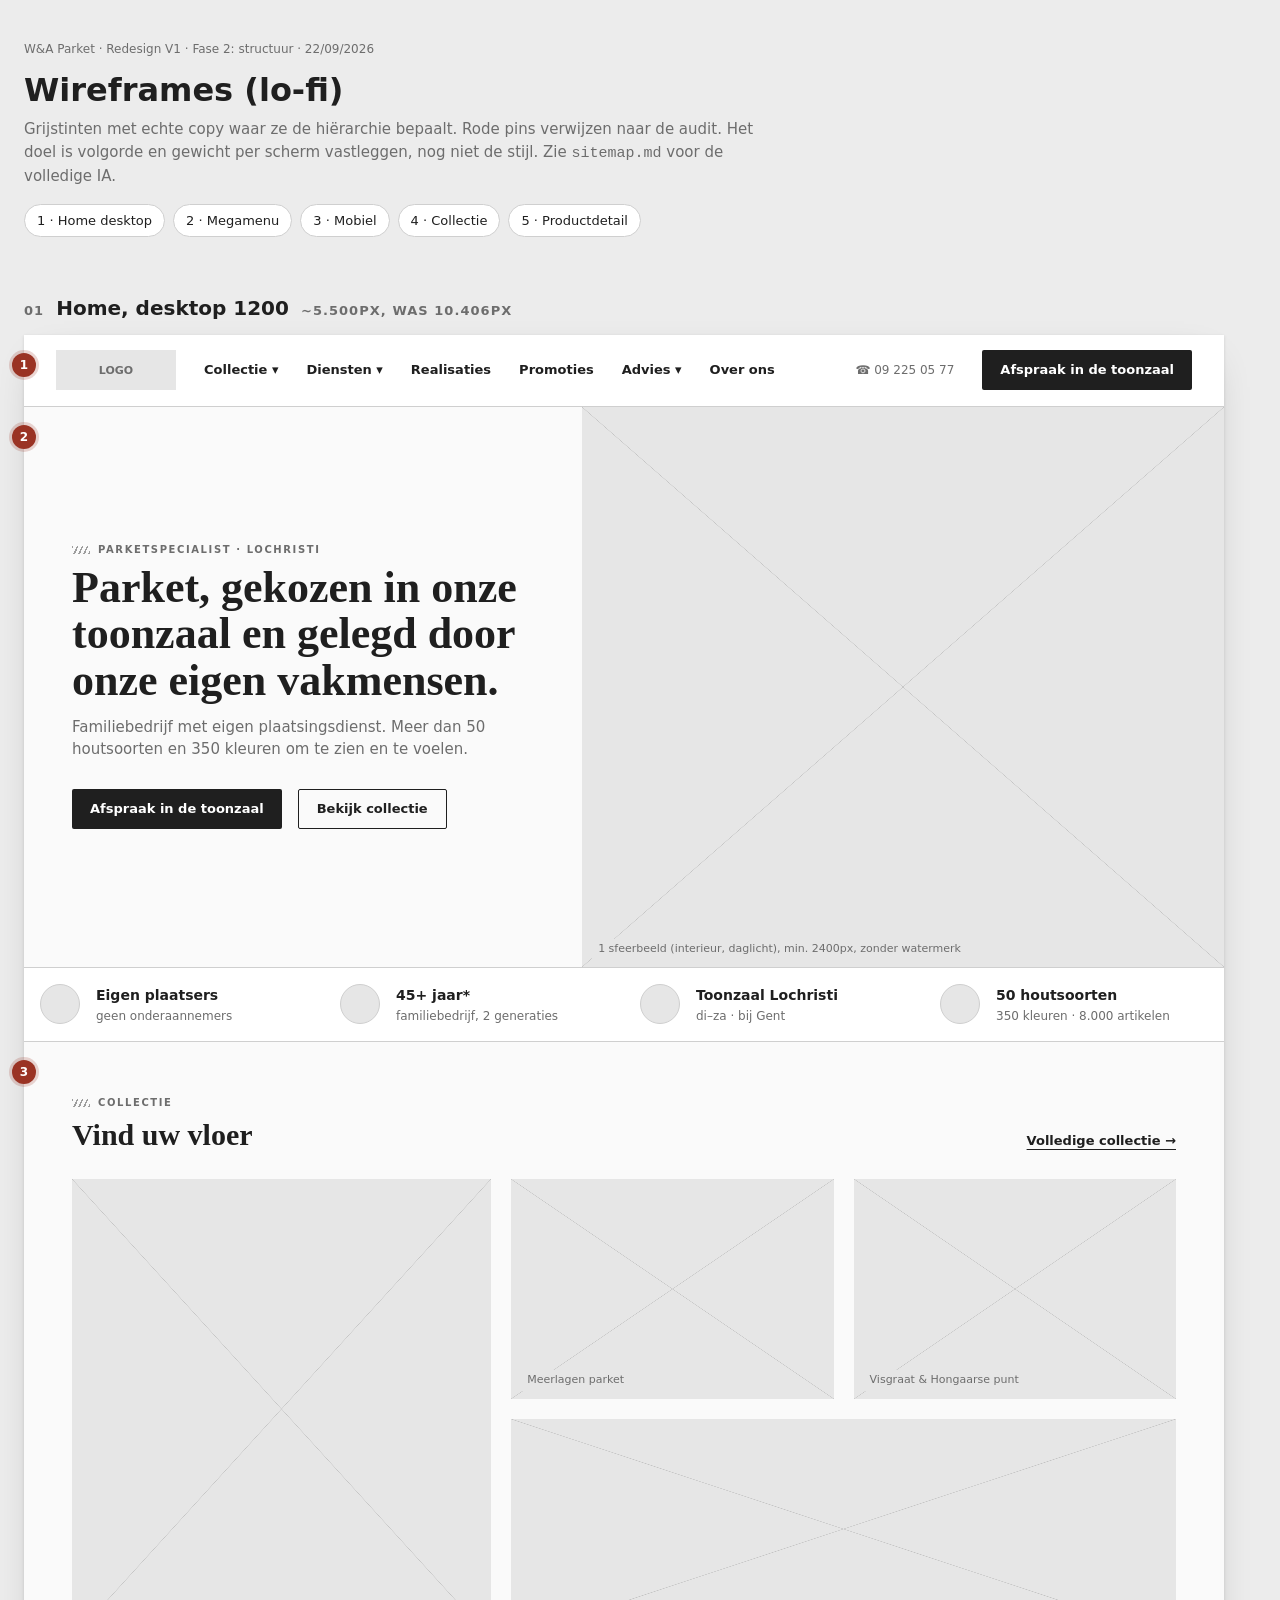
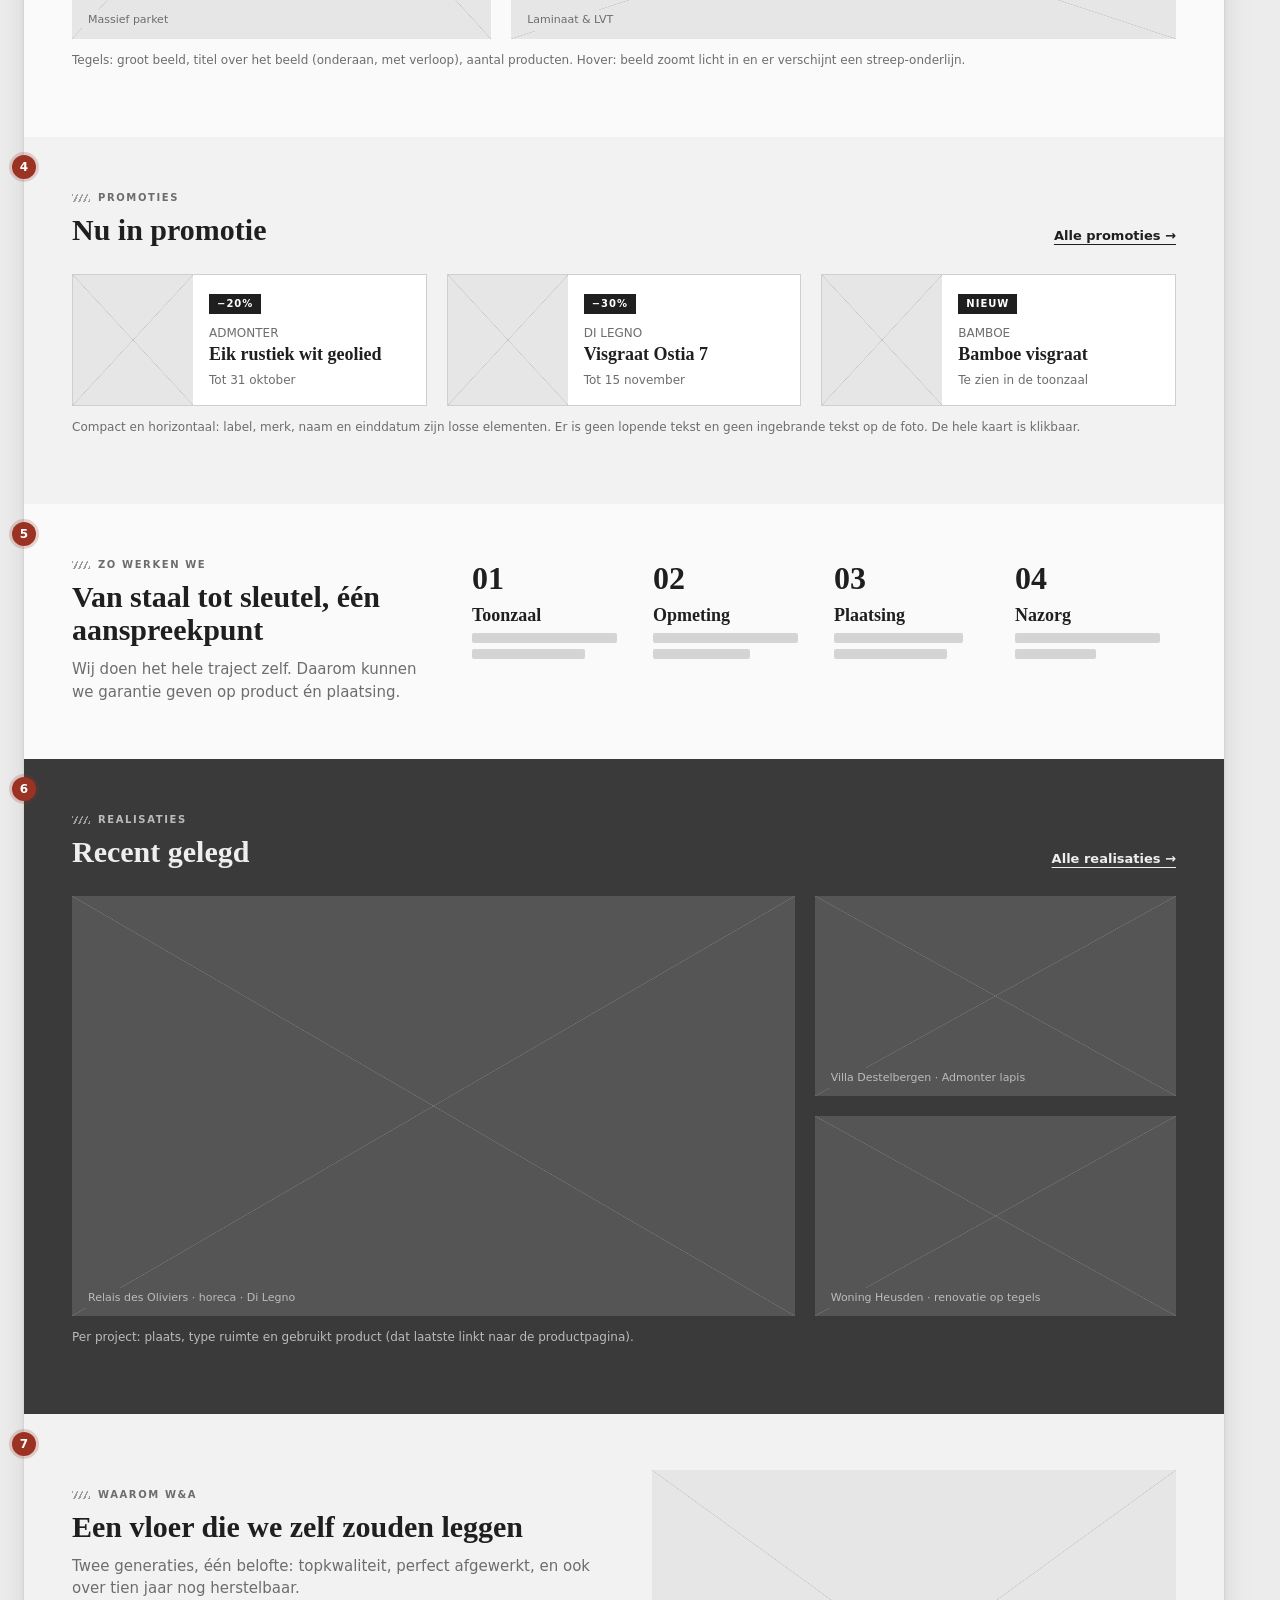
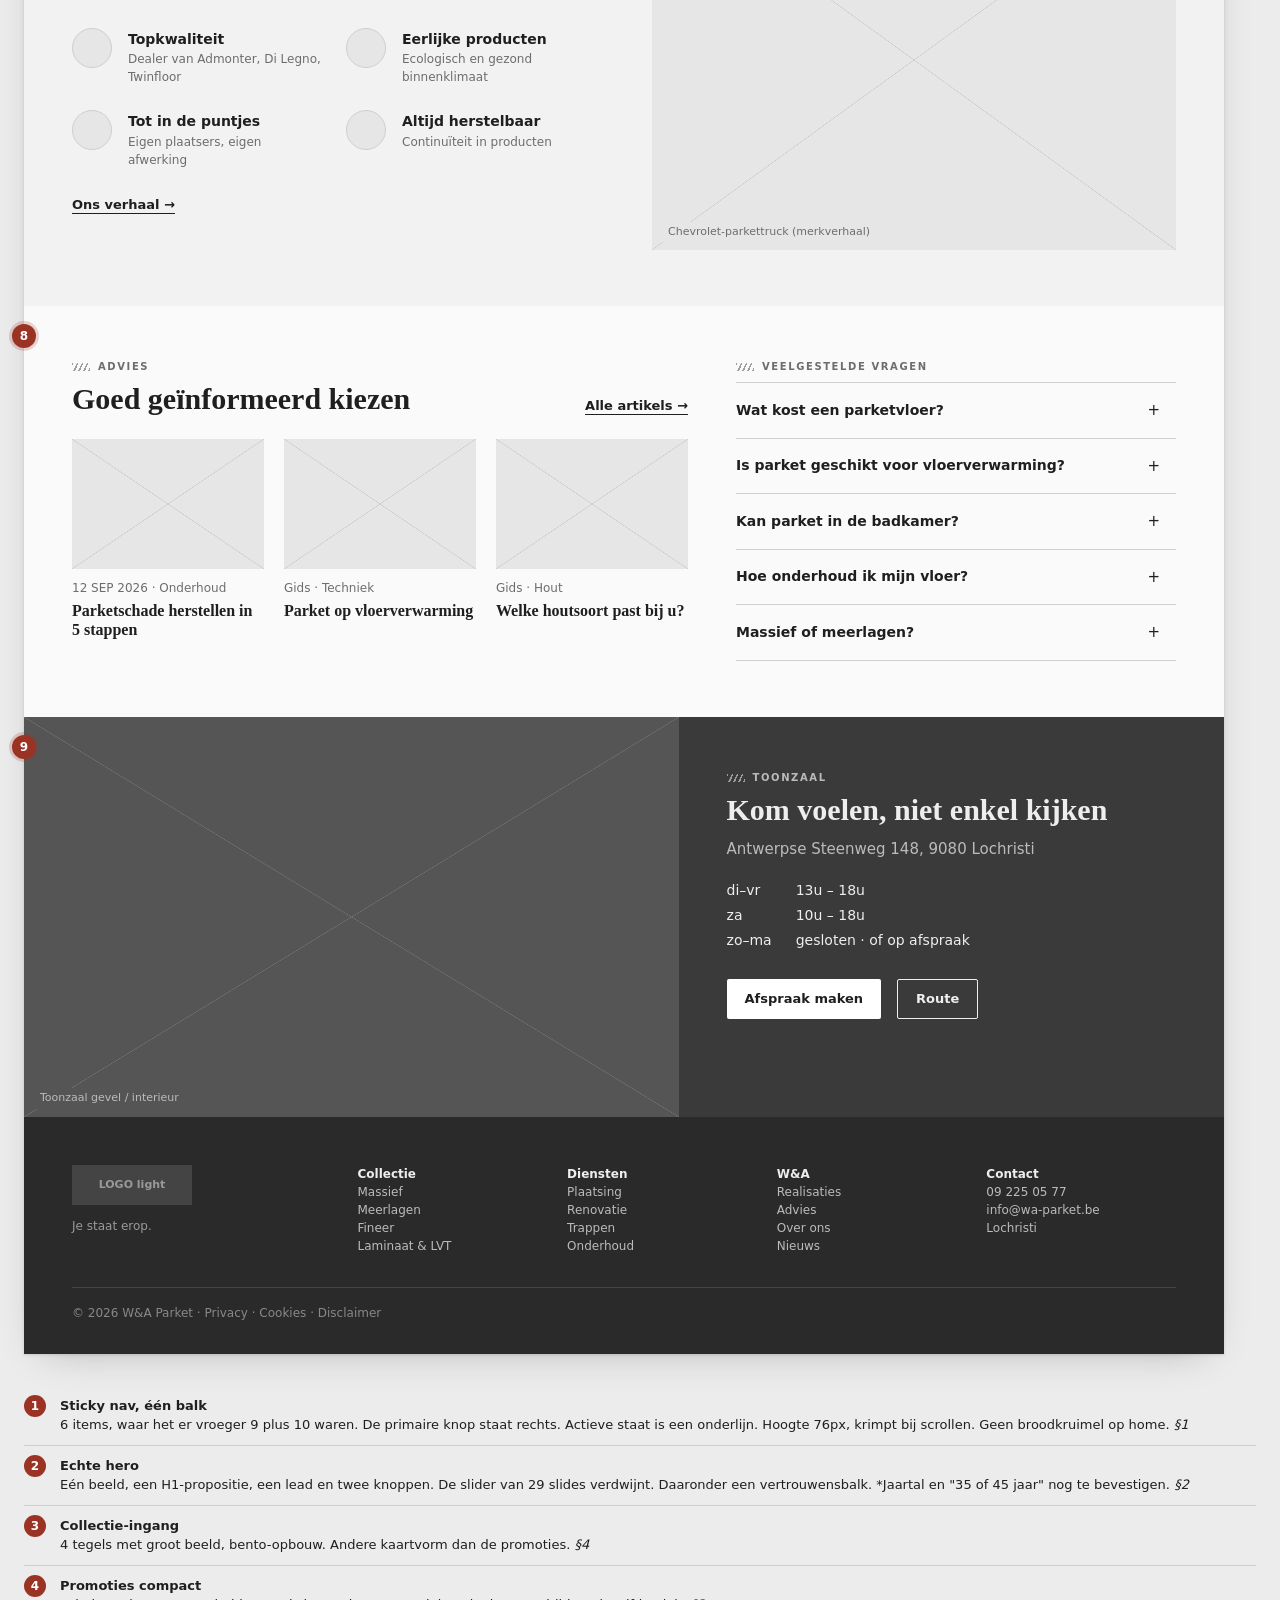
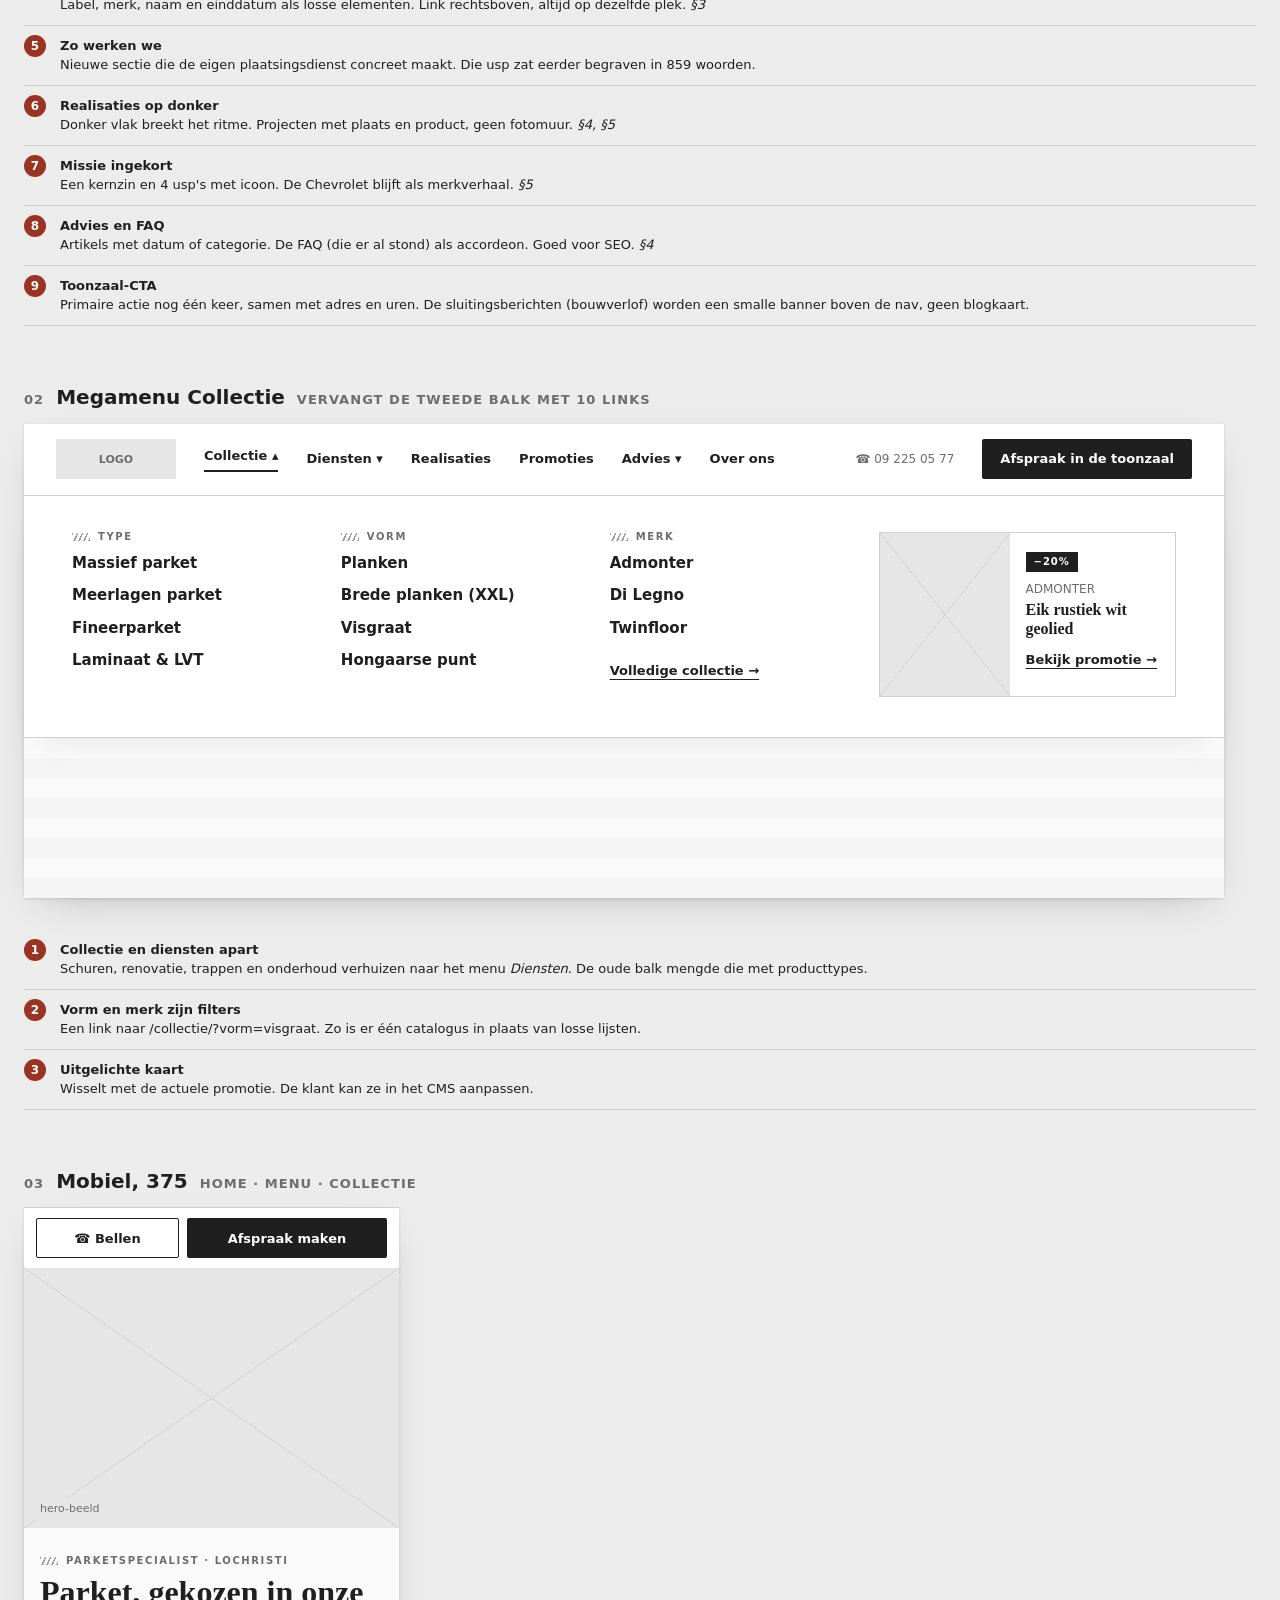
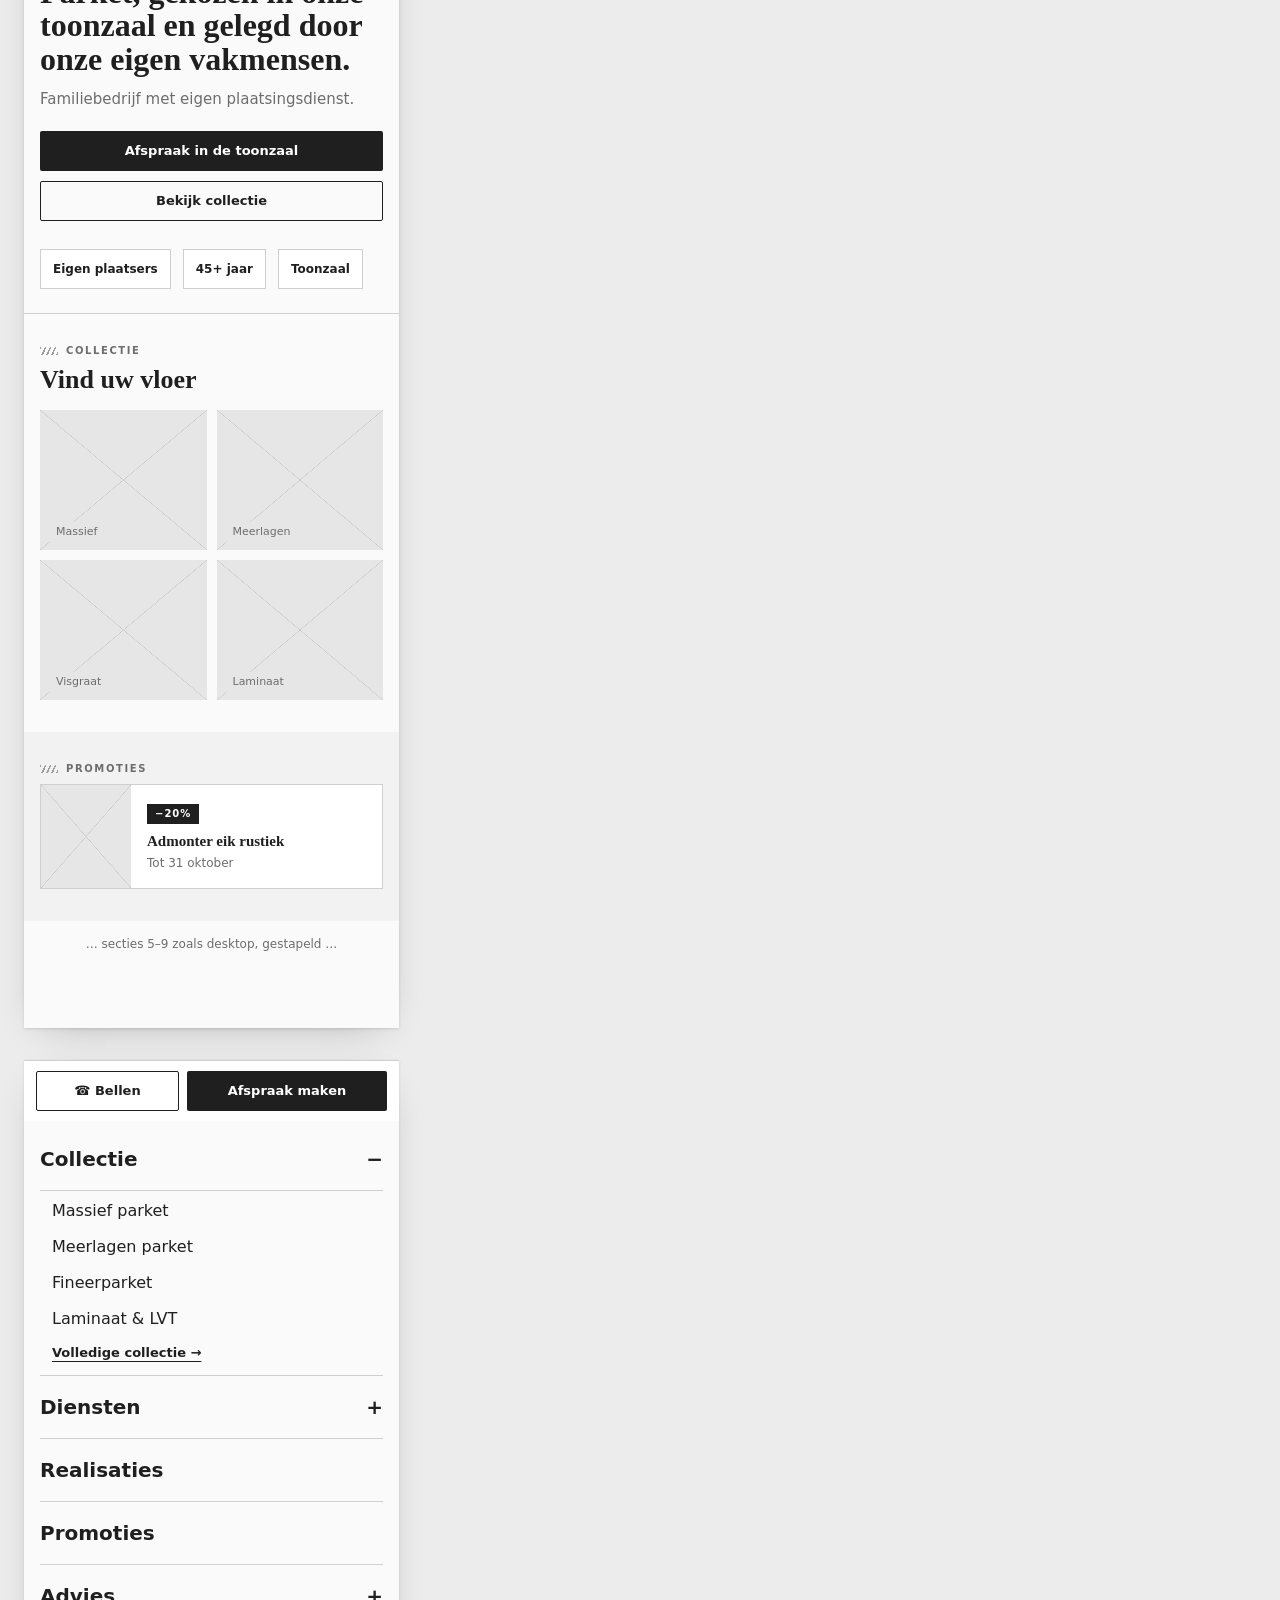
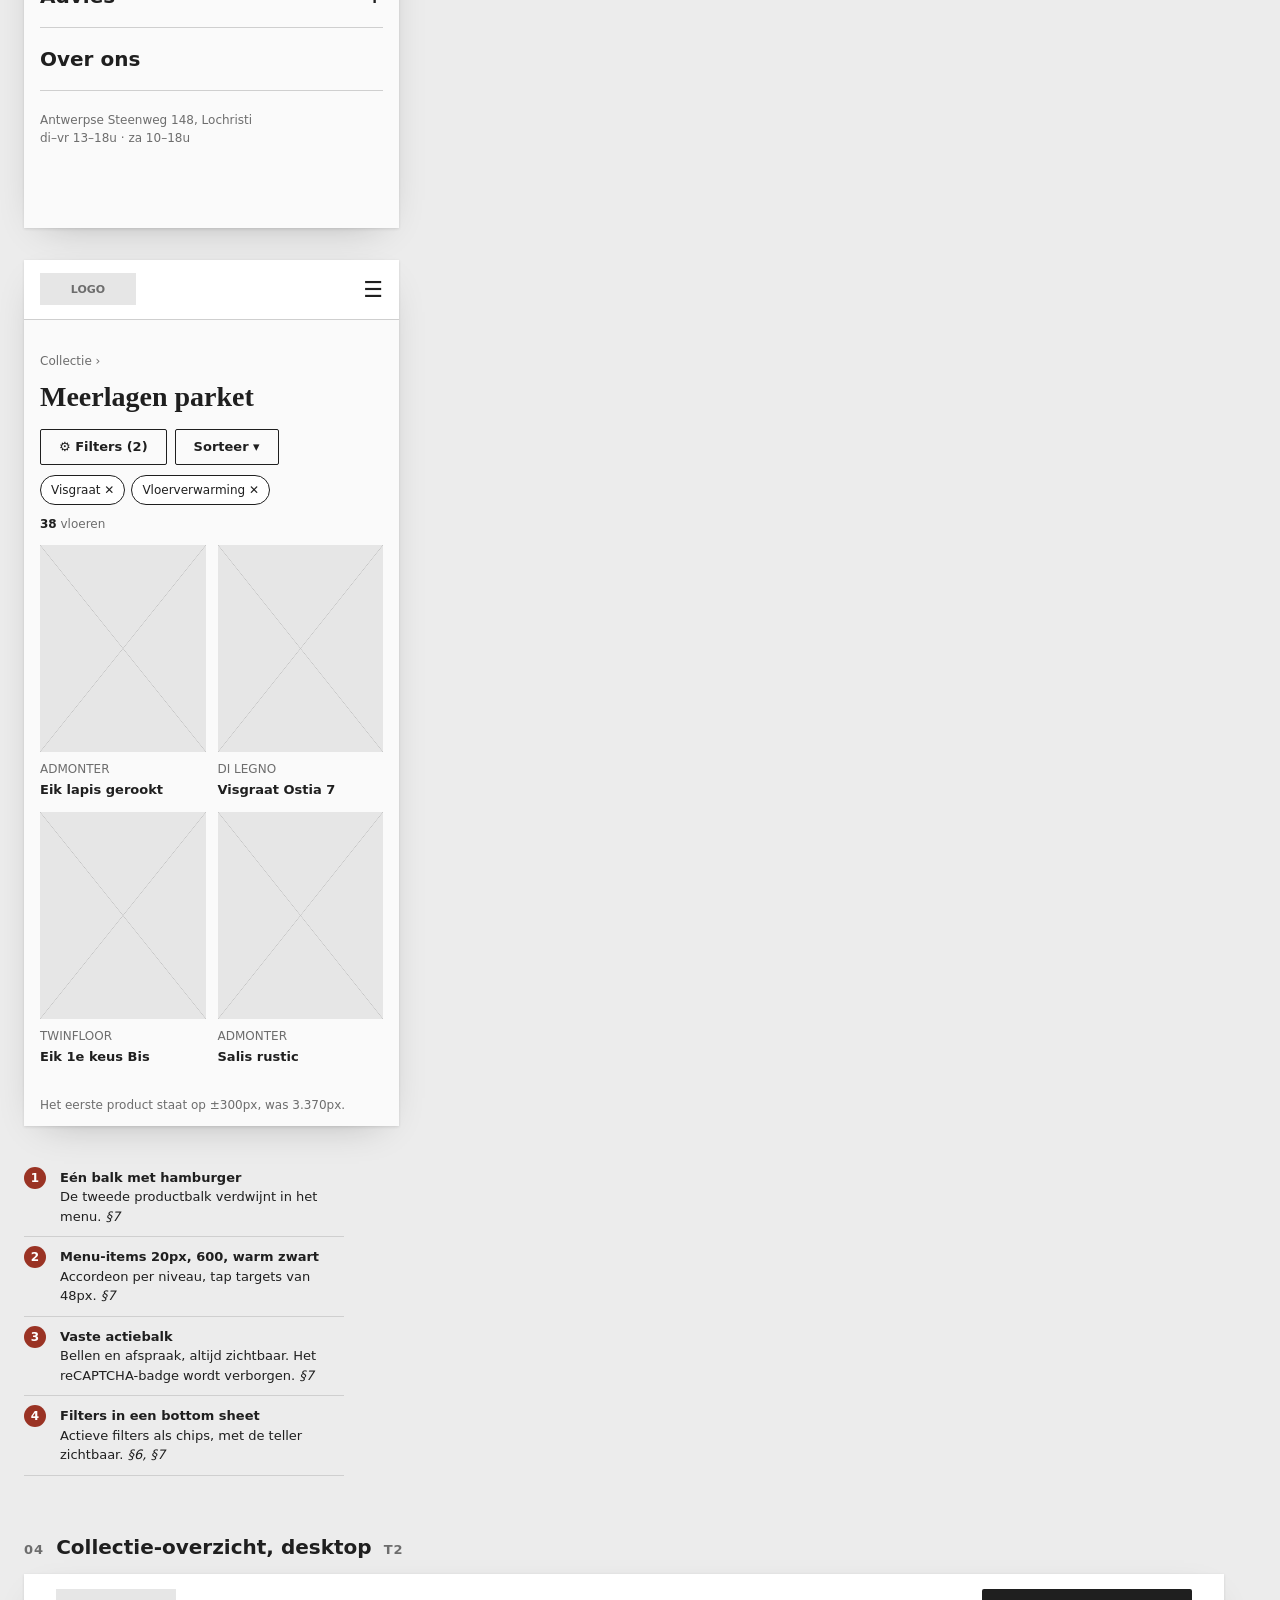
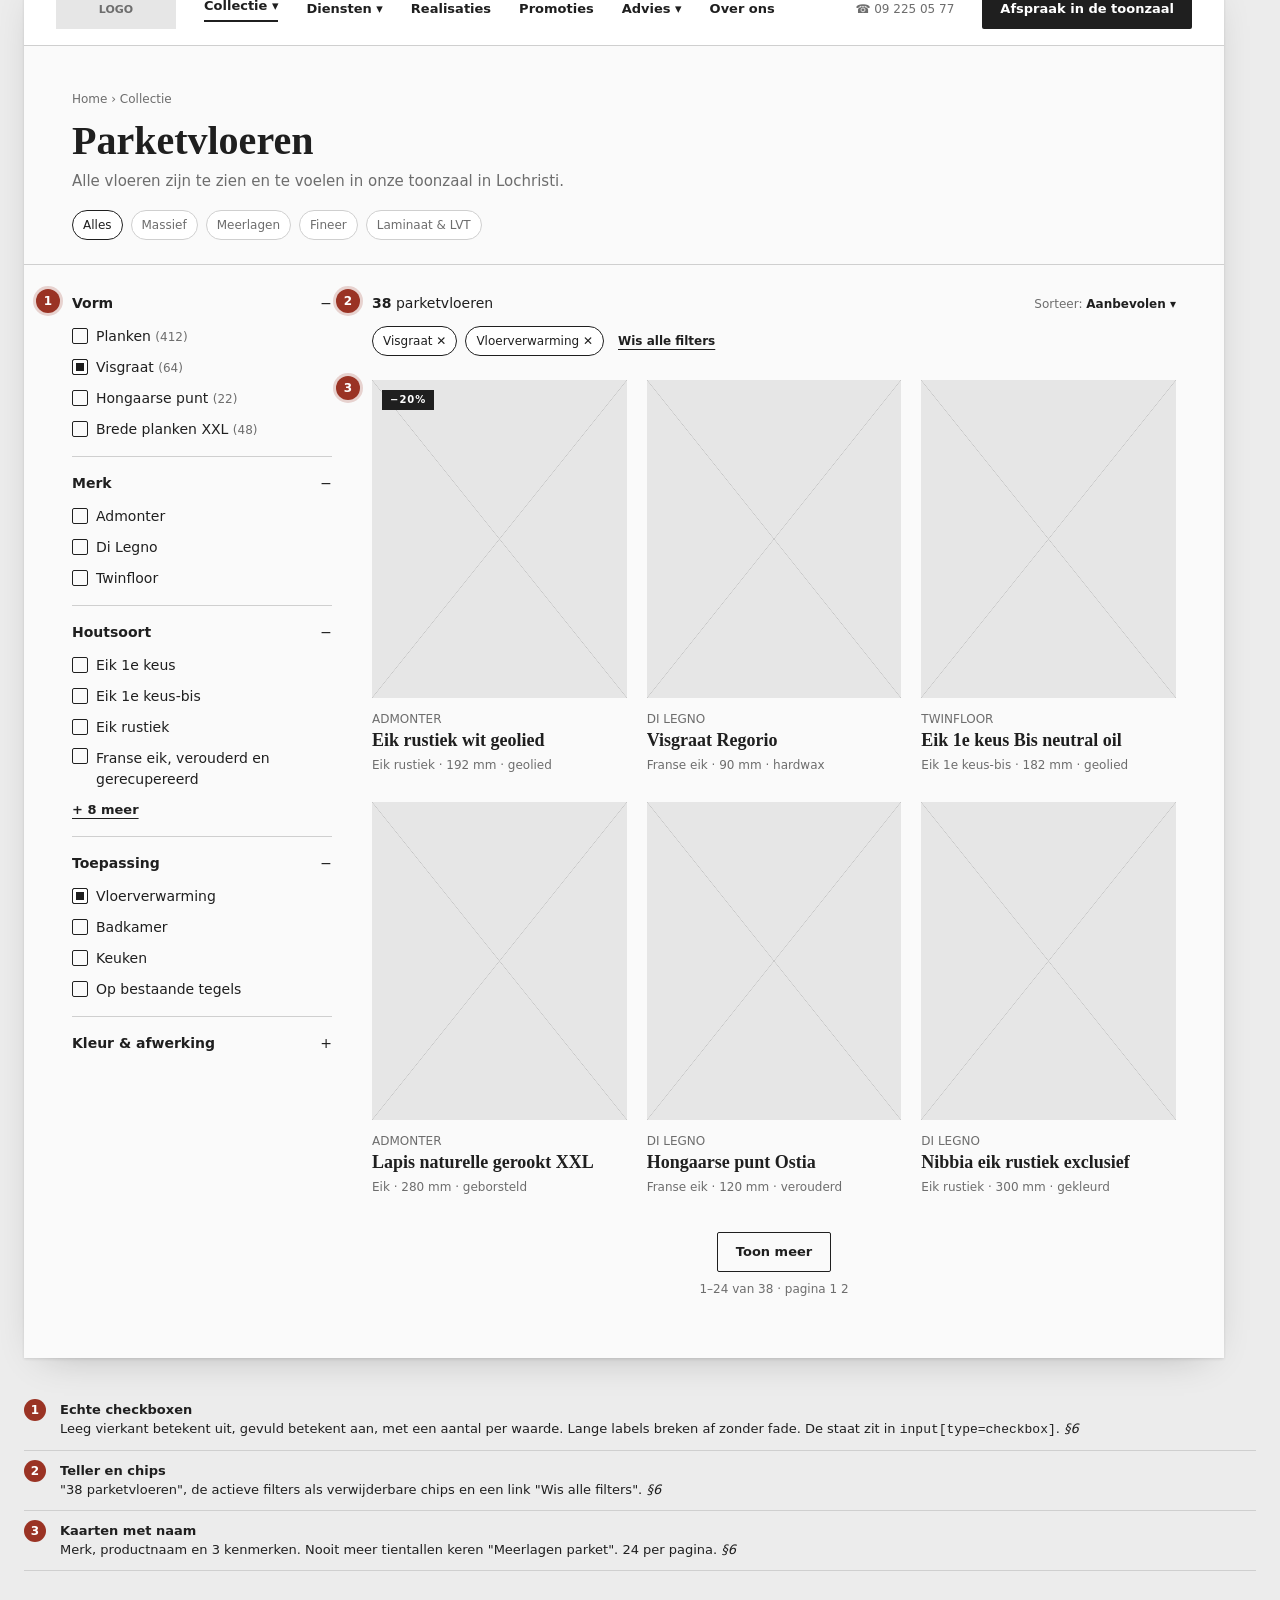
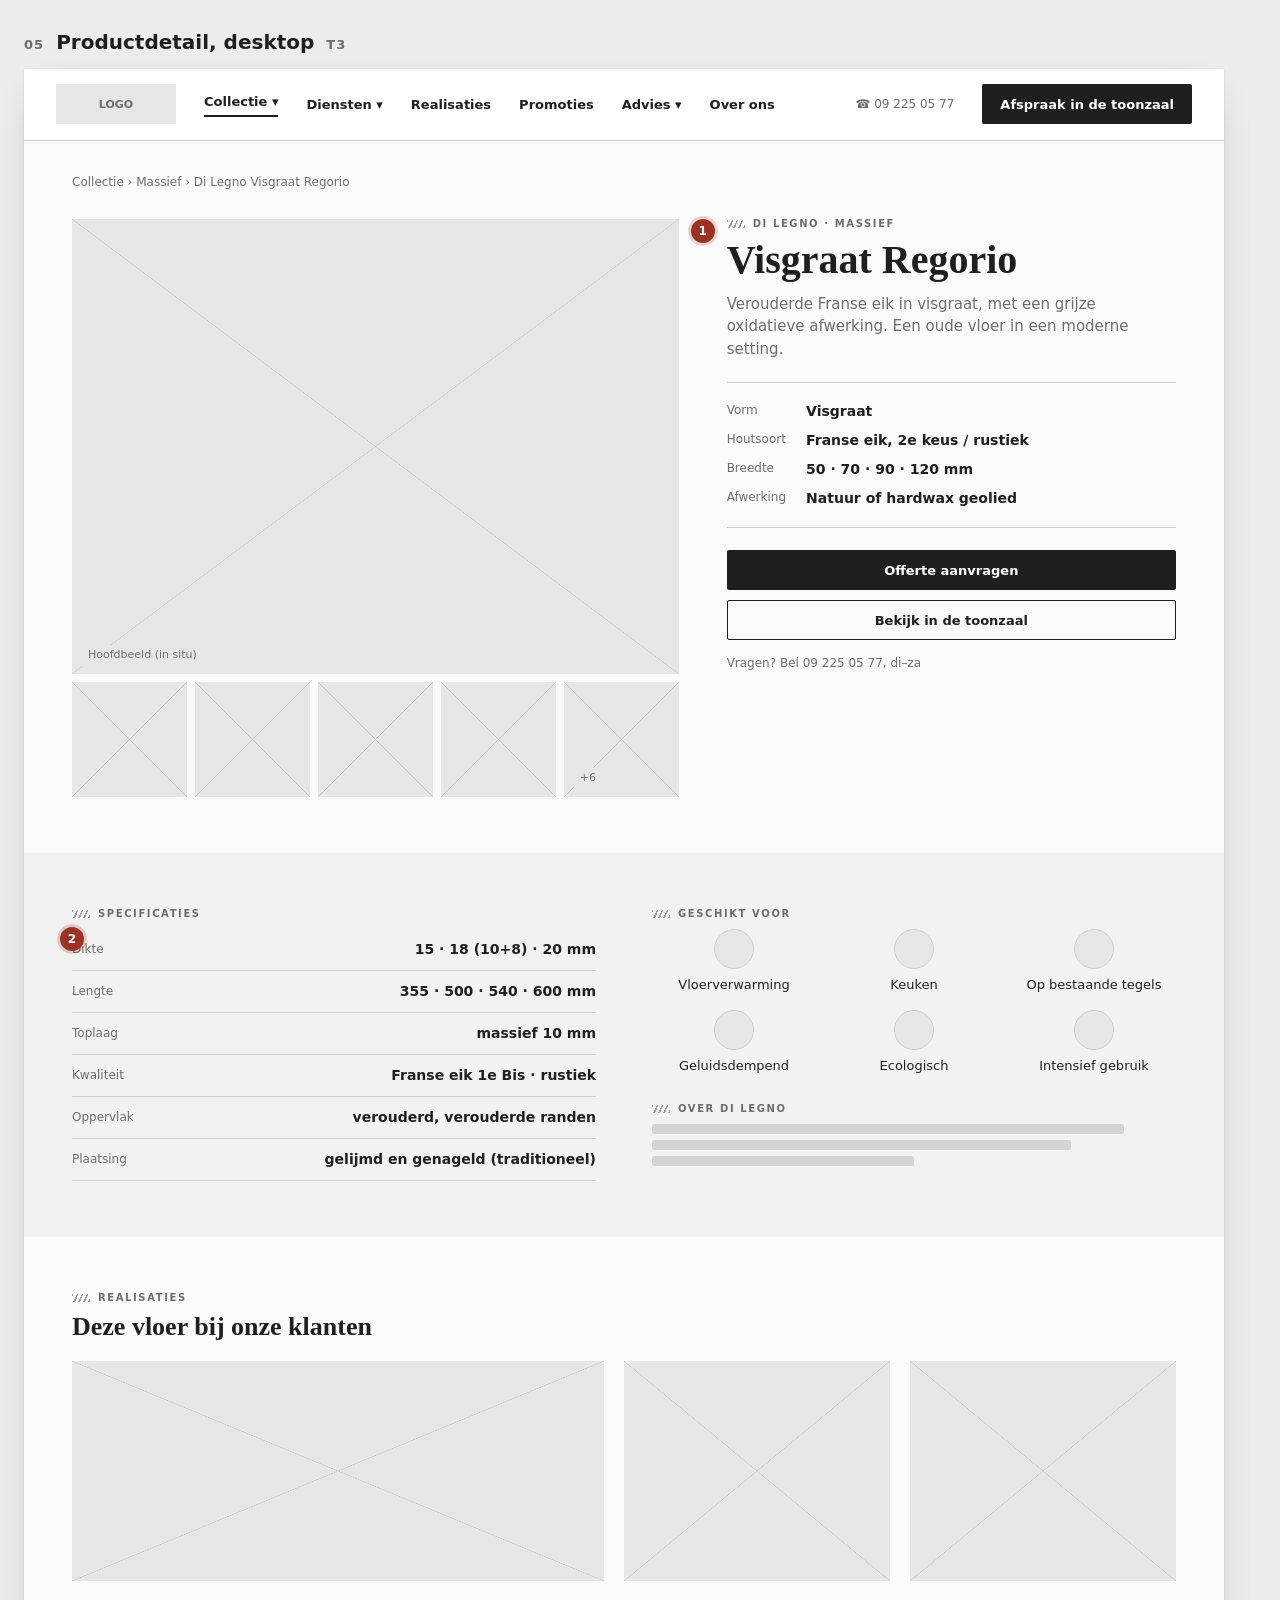
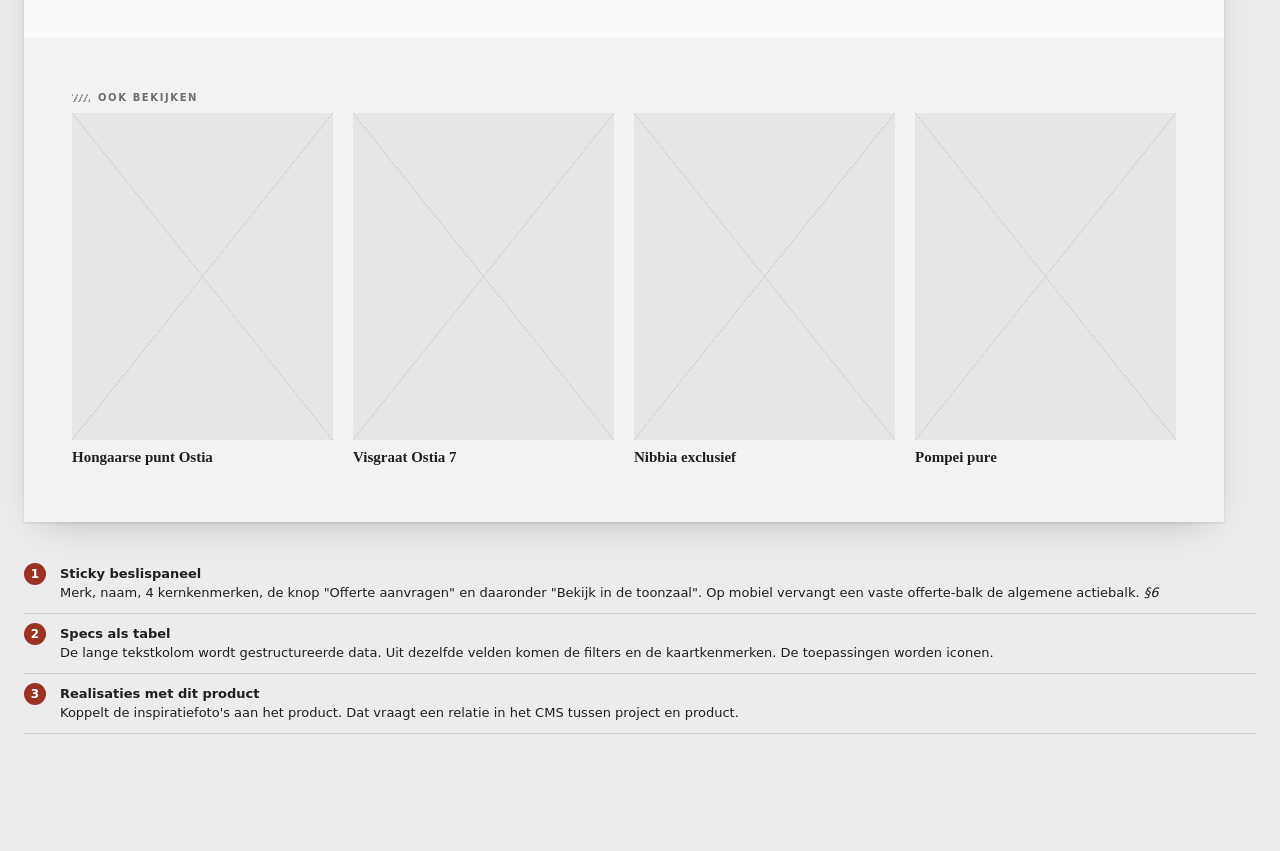
<file: Wa-Parket-V1/_design/02-structure-lofi/wireframes.html>
<!doctype html>
<html lang="nl">
<head>
<meta charset="utf-8">
<meta name="viewport" content="width=device-width, initial-scale=1">
<title>W&amp;A Parket wireframes</title>
<style>
  :root{
    --ink:#1f1f1f; --mid:#6d6d6d; --line:#cfcfcf; --fill:#e6e6e6; --fill2:#f2f2f2; --page:#fafafa; --dark:#3a3a3a;
    --note:#9A3324;
  }
  *,*::before,*::after{box-sizing:border-box}
  body{margin:0;background:#ececec;color:var(--ink);font:15px/1.5 system-ui,-apple-system,"Segoe UI",sans-serif}
  .doc{max-width:1560px;margin:0 auto;padding:40px 24px 120px}
  .doc>header h1{font-size:32px;margin:0 0 4px}
  .doc>header p{color:var(--mid);margin:0 0 8px;max-width:80ch}
  .toc{display:flex;flex-wrap:wrap;gap:8px;margin:16px 0 40px}
  .toc a{font-size:13px;padding:6px 12px;background:#fff;border:1px solid var(--line);border-radius:99px;color:var(--ink);text-decoration:none}
  .frame-title{font-size:13px;font-weight:700;letter-spacing:.08em;text-transform:uppercase;color:var(--mid);margin:56px 0 12px;display:flex;gap:12px;align-items:baseline}
  .frame-title b{color:var(--ink);font-size:20px;letter-spacing:0;text-transform:none}
  .row{display:flex;gap:32px;align-items:flex-start}
  .frame{background:var(--page);box-shadow:0 1px 3px rgba(0,0,0,.12),0 12px 40px -20px rgba(0,0,0,.3);position:relative;flex:none}
  .desk{width:1200px}
  .mob{width:375px}
  .notes{flex:1;min-width:240px;font-size:13px;position:sticky;top:16px}
  .notes ol{margin:0;padding:0;list-style:none;counter-reset:n}
  .notes li{counter-increment:n;padding:10px 0 10px 36px;border-bottom:1px solid var(--line);position:relative}
  .notes li::before{content:counter(n);position:absolute;left:0;top:9px;width:22px;height:22px;border-radius:50%;background:var(--note);color:#fff;font-size:12px;font-weight:700;display:grid;place-items:center}
  .notes li b{display:block}
  .frame div,.frame aside{position:relative}
  .frame .pin{position:absolute;width:24px;height:24px;border-radius:50%;background:var(--note);color:#fff;font:700 12px/24px system-ui;text-align:center;z-index:5;box-shadow:0 0 0 3px rgba(154,51,36,.2)}

  /* wireframe primitives */
  .img{background:var(--fill);position:relative;overflow:hidden}
  .img::before,.img::after{content:"";position:absolute;inset:0;background:linear-gradient(to top right,transparent calc(50% - .5px),#c4c4c4 50%,transparent calc(50% + .5px))}
  .img::after{background:linear-gradient(to top left,transparent calc(50% - .5px),#c4c4c4 50%,transparent calc(50% + .5px))}
  .img span{position:absolute;left:10px;bottom:8px;font-size:11px;color:var(--mid);z-index:1;background:var(--fill);padding:2px 6px}
  .t{height:10px;background:#d4d4d4;border-radius:2px;margin:6px 0}
  .w90{width:90%}.w80{width:80%}.w70{width:70%}.w60{width:60%}.w50{width:50%}.w40{width:40%}.w30{width:30%}
  .h1{font:600 44px/1.05 Georgia,serif;margin:0}
  .h2{font:600 30px/1.1 Georgia,serif;margin:0}
  .h3{font:600 18px/1.2 Georgia,serif;margin:0}
  .eb{font:700 10px/1 system-ui;letter-spacing:.16em;text-transform:uppercase;color:var(--mid);margin:0 0 10px;display:flex;gap:8px;align-items:center}
  .eb::before{content:"";width:18px;height:8px;background:repeating-linear-gradient(115deg,#9d9d9d 0 1.5px,transparent 1.5px 4.5px)}
  .lead{color:var(--mid);font-size:15px;margin:12px 0 0}
  .small{font-size:12px;color:var(--mid)}
  .btn{display:inline-flex;align-items:center;height:40px;padding:0 18px;font-size:13px;font-weight:700;border-radius:2px;white-space:nowrap}
  .btn.p{background:var(--ink);color:#fff}
  .btn.s{border:1.5px solid var(--ink)}
  .btn.full{width:100%;justify-content:center}
  .lnk{font-size:13px;font-weight:700;text-decoration:underline;text-underline-offset:4px}
  .sec{padding:56px 48px}
  .alt{background:var(--fill2)}
  .dk{background:var(--dark);color:#eee}
  .dk .eb,.dk .small{color:#bbb}.dk .t{background:#666}.dk .img{background:#555}.dk .img span{background:#555;color:#bbb}
  .dk .img::before{background:linear-gradient(to top right,transparent calc(50% - .5px),#777 50%,transparent calc(50% + .5px))}
  .dk .img::after{background:linear-gradient(to top left,transparent calc(50% - .5px),#777 50%,transparent calc(50% + .5px))}
  .dk .btn.s{border-color:#eee}
  .dk .btn.p{background:#fff;color:var(--ink)}
  .g{display:grid;gap:20px}
  .flex{display:flex;gap:16px;align-items:center}
  .between{justify-content:space-between}
  .card{background:#fff;border:1px solid var(--line)}
  .pad{padding:16px}
  .chip{display:inline-flex;gap:6px;align-items:center;font-size:12px;padding:5px 10px;border:1px solid var(--ink);border-radius:99px;background:#fff}
  .chip.off{border-color:var(--line);color:var(--mid)}
  .badge{display:inline-block;font:700 10px/1 system-ui;letter-spacing:.1em;text-transform:uppercase;padding:5px 8px;background:var(--ink);color:#fff}
  .box{display:inline-block;width:16px;height:16px;border:1.5px solid var(--ink);border-radius:2px;vertical-align:-3px;margin-right:8px}
  .box.on{background:var(--ink);box-shadow:inset 0 0 0 3px #fff}
  .img span.badge{background:var(--ink);color:#fff;bottom:auto;padding:5px 8px;font-size:10px}
  .icon{width:40px;height:40px;border-radius:50%;background:var(--fill);border:1px solid var(--line)}

  /* nav */
  .nav{height:72px;display:flex;align-items:center;gap:28px;padding:0 32px;background:#fff;border-bottom:1px solid var(--line)}
  .logo{width:120px;height:40px;background:var(--fill);display:grid;place-items:center;font:700 11px system-ui;color:var(--mid);flex:none}
  .nav a{font-size:13px;font-weight:600;color:var(--ink);text-decoration:none;white-space:nowrap}
  .nav a.act{box-shadow:inset 0 -2px 0 var(--ink);padding-bottom:6px}
  .nav .sp{flex:1}
  .frame .mobbar{position:sticky;bottom:0;display:grid;grid-template-columns:1fr 1.4fr;gap:8px;padding:10px 12px;background:#fff;border-top:1px solid var(--line)}
  .anno-strip{font-size:11px;color:var(--note);font-weight:700;padding:4px 10px;background:#f7ebe8;border-bottom:1px dashed var(--note)}
  @media (max-width:1400px){.row{flex-direction:column}.notes{position:static;width:100%}}
</style>
</head>
<body>
<div class="doc">
<header>
  <p class="small">W&amp;A Parket · Redesign V1 · Fase 2: structuur · 22/09/2026</p>
  <h1>Wireframes (lo-fi)</h1>
  <p>Grijstinten met echte copy waar ze de hiërarchie bepaalt. Rode pins verwijzen naar de audit. Het doel is volgorde en gewicht per scherm vastleggen, nog niet de stijl. Zie <code>sitemap.md</code> voor de volledige IA.</p>
  <nav class="toc">
    <a href="#home">1 · Home desktop</a><a href="#mega">2 · Megamenu</a><a href="#mobile">3 · Mobiel</a><a href="#plp">4 · Collectie</a><a href="#pdp">5 · Productdetail</a>
  </nav>
</header>

<!-- ═════════════ 1. HOME ═════════════ -->
<div class="frame-title" id="home">01 <b>Home, desktop 1200</b> ~5.500px, was 10.406px</div>
<div class="row">
<div class="frame desk">
  <!-- NAV -->
  <div class="nav" style="position:sticky;top:0;z-index:4">
<div class="pin" style="left:-12px;top:18px">1</div>
    <div class="logo">LOGO</div>
    <a href="#">Collectie ▾</a><a href="#">Diensten ▾</a><a href="#">Realisaties</a><a href="#">Promoties</a><a href="#">Advies ▾</a><a href="#">Over ons</a>
    <span class="sp"></span>
    <span class="small">☎ 09 225 05 77</span>
    <span class="btn p">Afspraak in de toonzaal</span>
  </div>

  <!-- HERO -->
  <div style="display:grid;grid-template-columns:1fr 1.15fr;min-height:560px">
<div class="pin" style="left:-12px;top:18px">2</div>
    <div style="padding:72px 48px;display:flex;flex-direction:column;justify-content:center">
      <p class="eb">Parketspecialist · Lochristi</p>
      <h2 class="h1">Parket, gekozen in onze toonzaal en gelegd door onze eigen vakmensen.</h2>
      <p class="lead" style="max-width:44ch">Familiebedrijf met eigen plaatsingsdienst. Meer dan 50 houtsoorten en 350 kleuren om te zien en te voelen.</p>
      <div class="flex" style="margin-top:28px"><span class="btn p">Afspraak in de toonzaal</span><span class="btn s">Bekijk collectie</span></div>
    </div>
    <div class="img"><span>1 sfeerbeeld (interieur, daglicht), min. 2400px, zonder watermerk</span></div>
  </div>

  <!-- TRUST -->
  <div style="display:grid;grid-template-columns:repeat(4,1fr);border-top:1px solid var(--line);border-bottom:1px solid var(--line);background:#fff">
    <div class="pad flex"><div class="icon"></div><div><b style="font-size:14px">Eigen plaatsers</b><div class="small">geen onderaannemers</div></div></div>
    <div class="pad flex"><div class="icon"></div><div><b style="font-size:14px">45+ jaar*</b><div class="small">familiebedrijf, 2 generaties</div></div></div>
    <div class="pad flex"><div class="icon"></div><div><b style="font-size:14px">Toonzaal Lochristi</b><div class="small">di–za · bij Gent</div></div></div>
    <div class="pad flex"><div class="icon"></div><div><b style="font-size:14px">50 houtsoorten</b><div class="small">350 kleuren · 8.000 artikelen</div></div></div>
  </div>

  <!-- COLLECTIE -->
  <div class="sec">
<div class="pin" style="left:-12px;top:18px">3</div>
    <div class="flex between" style="align-items:flex-end;margin-bottom:28px">
      <div><p class="eb">Collectie</p><h2 class="h2">Vind uw vloer</h2></div>
      <span class="lnk">Volledige collectie →</span>
    </div>
    <div class="g" style="grid-template-columns:1.3fr 1fr 1fr;grid-template-rows:220px 220px">
      <div class="img" style="grid-row:span 2"><span>Massief parket</span></div>
      <div class="img"><span>Meerlagen parket</span></div>
      <div class="img"><span>Visgraat &amp; Hongaarse punt</span></div>
      <div class="img" style="grid-column:span 2"><span>Laminaat &amp; LVT</span></div>
    </div>
    <p class="small" style="margin-top:12px">Tegels: groot beeld, titel over het beeld (onderaan, met verloop), aantal producten. Hover: beeld zoomt licht in en er verschijnt een streep-onderlijn.</p>
  </div>

  <!-- PROMOTIES -->
  <div class="sec alt">
<div class="pin" style="left:-12px;top:18px">4</div>
    <div class="flex between" style="align-items:flex-end;margin-bottom:28px">
      <div><p class="eb">Promoties</p><h2 class="h2">Nu in promotie</h2></div>
      <span class="lnk">Alle promoties →</span>
    </div>
    <div class="g" style="grid-template-columns:repeat(3,1fr)">
      <div class="card" style="display:grid;grid-template-columns:120px 1fr">
        <div class="img"></div>
        <div class="pad"><span class="badge">−20%</span><p class="small" style="margin:10px 0 2px">ADMONTER</p><p class="h3">Eik rustiek wit geolied</p><p class="small" style="margin:6px 0 0">Tot 31 oktober</p></div>
      </div>
      <div class="card" style="display:grid;grid-template-columns:120px 1fr">
        <div class="img"></div>
        <div class="pad"><span class="badge">−30%</span><p class="small" style="margin:10px 0 2px">DI LEGNO</p><p class="h3">Visgraat Ostia 7</p><p class="small" style="margin:6px 0 0">Tot 15 november</p></div>
      </div>
      <div class="card" style="display:grid;grid-template-columns:120px 1fr">
        <div class="img"></div>
        <div class="pad"><span class="badge">Nieuw</span><p class="small" style="margin:10px 0 2px">BAMBOE</p><p class="h3">Bamboe visgraat</p><p class="small" style="margin:6px 0 0">Te zien in de toonzaal</p></div>
      </div>
    </div>
    <p class="small" style="margin-top:12px">Compact en horizontaal: label, merk, naam en einddatum zijn losse elementen. Er is geen lopende tekst en geen ingebrande tekst op de foto. De hele kaart is klikbaar.</p>
  </div>

  <!-- ZO WERKEN WE -->
  <div class="sec">
<div class="pin" style="left:-12px;top:18px">5</div>
    <div style="display:grid;grid-template-columns:1fr 2fr;gap:48px">
      <div><p class="eb">Zo werken we</p><h2 class="h2">Van staal tot sleutel, één aanspreekpunt</h2><p class="lead">Wij doen het hele traject zelf. Daarom kunnen we garantie geven op product én plaatsing.</p></div>
      <div class="g" style="grid-template-columns:repeat(4,1fr)">
        <div><b style="font:600 32px Georgia">01</b><p class="h3" style="margin:8px 0 4px">Toonzaal</p><div class="t w90"></div><div class="t w70"></div></div>
        <div><b style="font:600 32px Georgia">02</b><p class="h3" style="margin:8px 0 4px">Opmeting</p><div class="t w90"></div><div class="t w60"></div></div>
        <div><b style="font:600 32px Georgia">03</b><p class="h3" style="margin:8px 0 4px">Plaatsing</p><div class="t w80"></div><div class="t w70"></div></div>
        <div><b style="font:600 32px Georgia">04</b><p class="h3" style="margin:8px 0 4px">Nazorg</p><div class="t w90"></div><div class="t w50"></div></div>
      </div>
    </div>
  </div>

  <!-- REALISATIES -->
  <div class="sec dk">
<div class="pin" style="left:-12px;top:18px">6</div>
    <div class="flex between" style="align-items:flex-end;margin-bottom:28px">
      <div><p class="eb">Realisaties</p><h2 class="h2">Recent gelegd</h2></div>
      <span class="lnk">Alle realisaties →</span>
    </div>
    <div class="g" style="grid-template-columns:2fr 1fr;grid-template-rows:200px 200px">
      <div class="img" style="grid-row:span 2"><span>Relais des Oliviers · horeca · Di Legno</span></div>
      <div class="img"><span>Villa Destelbergen · Admonter lapis</span></div>
      <div class="img"><span>Woning Heusden · renovatie op tegels</span></div>
    </div>
    <p class="small" style="margin-top:12px">Per project: plaats, type ruimte en gebruikt product (dat laatste linkt naar de productpagina).</p>
  </div>

  <!-- WAAROM -->
  <div class="sec alt">
<div class="pin" style="left:-12px;top:18px">7</div>
    <div style="display:grid;grid-template-columns:1fr 1fr;gap:56px;align-items:center">
      <div>
        <p class="eb">Waarom W&amp;A</p>
        <h2 class="h2">Een vloer die we zelf zouden leggen</h2>
        <p class="lead">Twee generaties, één belofte: topkwaliteit, perfect afgewerkt, en ook over tien jaar nog herstelbaar.</p>
        <div class="g" style="grid-template-columns:1fr 1fr;margin-top:28px;gap:24px">
          <div class="flex" style="align-items:flex-start"><div class="icon" style="flex:none"></div><div><b style="font-size:14px">Topkwaliteit</b><div class="small">Dealer van Admonter, Di Legno, Twinfloor</div></div></div>
          <div class="flex" style="align-items:flex-start"><div class="icon" style="flex:none"></div><div><b style="font-size:14px">Eerlijke producten</b><div class="small">Ecologisch en gezond binnenklimaat</div></div></div>
          <div class="flex" style="align-items:flex-start"><div class="icon" style="flex:none"></div><div><b style="font-size:14px">Tot in de puntjes</b><div class="small">Eigen plaatsers, eigen afwerking</div></div></div>
          <div class="flex" style="align-items:flex-start"><div class="icon" style="flex:none"></div><div><b style="font-size:14px">Altijd herstelbaar</b><div class="small">Continuïteit in producten</div></div></div>
        </div>
        <p style="margin-top:24px"><span class="lnk">Ons verhaal →</span></p>
      </div>
      <div class="img" style="height:380px"><span>Chevrolet-parkettruck (merkverhaal)</span></div>
    </div>
  </div>

  <!-- ADVIES -->
  <div class="sec">
<div class="pin" style="left:-12px;top:18px">8</div>
    <div style="display:grid;grid-template-columns:1.4fr 1fr;gap:48px">
      <div>
        <div class="flex between" style="align-items:flex-end;margin-bottom:24px"><div><p class="eb">Advies</p><h2 class="h2">Goed geïnformeerd kiezen</h2></div><span class="lnk">Alle artikels →</span></div>
        <div class="g" style="grid-template-columns:repeat(3,1fr)">
          <div><div class="img" style="height:130px"></div><p class="small" style="margin:10px 0 4px">12 SEP 2026 · Onderhoud</p><p class="h3" style="font-size:16px">Parketschade herstellen in 5 stappen</p></div>
          <div><div class="img" style="height:130px"></div><p class="small" style="margin:10px 0 4px">Gids · Techniek</p><p class="h3" style="font-size:16px">Parket op vloerverwarming</p></div>
          <div><div class="img" style="height:130px"></div><p class="small" style="margin:10px 0 4px">Gids · Hout</p><p class="h3" style="font-size:16px">Welke houtsoort past bij u?</p></div>
        </div>
      </div>
      <div>
        <p class="eb">Veelgestelde vragen</p>
        <div style="border-top:1px solid var(--line)">
          <div class="flex between pad" style="border-bottom:1px solid var(--line);padding-left:0"><b style="font-size:14px">Wat kost een parketvloer?</b>+</div>
          <div class="flex between pad" style="border-bottom:1px solid var(--line);padding-left:0"><b style="font-size:14px">Is parket geschikt voor vloerverwarming?</b>+</div>
          <div class="flex between pad" style="border-bottom:1px solid var(--line);padding-left:0"><b style="font-size:14px">Kan parket in de badkamer?</b>+</div>
          <div class="flex between pad" style="border-bottom:1px solid var(--line);padding-left:0"><b style="font-size:14px">Hoe onderhoud ik mijn vloer?</b>+</div>
          <div class="flex between pad" style="border-bottom:1px solid var(--line);padding-left:0"><b style="font-size:14px">Massief of meerlagen?</b>+</div>
        </div>
      </div>
    </div>
  </div>

  <!-- TOONZAAL -->
  <div class="dk" style="display:grid;grid-template-columns:1.2fr 1fr">
<div class="pin" style="left:-12px;top:18px">9</div>
    <div class="img" style="min-height:400px"><span>Toonzaal gevel / interieur</span></div>
    <div style="padding:56px 48px">
      <p class="eb">Toonzaal</p>
      <h2 class="h2">Kom voelen, niet enkel kijken</h2>
      <p class="lead" style="color:#bbb">Antwerpse Steenweg 148, 9080 Lochristi</p>
      <div class="g" style="grid-template-columns:auto 1fr;gap:4px 24px;margin:20px 0 28px;font-size:14px">
        <span>di–vr</span><span>13u – 18u</span><span>za</span><span>10u – 18u</span><span>zo–ma</span><span>gesloten · of op afspraak</span>
      </div>
      <div class="flex"><span class="btn p">Afspraak maken</span><span class="btn s">Route</span></div>
    </div>
  </div>

  <!-- FOOTER -->
  <div class="sec" style="background:#2a2a2a;color:#bbb;padding-top:48px;padding-bottom:32px">
    <div class="g" style="grid-template-columns:1.4fr repeat(4,1fr)">
      <div><div class="logo" style="background:#444;color:#999">LOGO light</div><p class="small" style="color:#999;margin-top:12px">Je staat erop.</p></div>
      <div class="small" style="color:#bbb"><b style="color:#eee">Collectie</b><br>Massief<br>Meerlagen<br>Fineer<br>Laminaat &amp; LVT</div>
      <div class="small" style="color:#bbb"><b style="color:#eee">Diensten</b><br>Plaatsing<br>Renovatie<br>Trappen<br>Onderhoud</div>
      <div class="small" style="color:#bbb"><b style="color:#eee">W&amp;A</b><br>Realisaties<br>Advies<br>Over ons<br>Nieuws</div>
      <div class="small" style="color:#bbb"><b style="color:#eee">Contact</b><br>09 225 05 77<br>info@wa-parket.be<br>Lochristi</div>
    </div>
    <p class="small" style="color:#888;margin:32px 0 0;border-top:1px solid #444;padding-top:16px">© 2026 W&amp;A Parket · Privacy · Cookies · Disclaimer</p>
  </div>
</div>

<div class="notes"><ol>
  <li><b>Sticky nav, één balk</b>6 items, waar het er vroeger 9 plus 10 waren. De primaire knop staat rechts. Actieve staat is een onderlijn. Hoogte 76px, krimpt bij scrollen. Geen broodkruimel op home. <i>§1</i></li>
  <li><b>Echte hero</b>Eén beeld, een H1-propositie, een lead en twee knoppen. De slider van 29 slides verdwijnt. Daaronder een vertrouwensbalk. *Jaartal en "35 of 45 jaar" nog te bevestigen. <i>§2</i></li>
  <li><b>Collectie-ingang</b>4 tegels met groot beeld, bento-opbouw. Andere kaartvorm dan de promoties. <i>§4</i></li>
  <li><b>Promoties compact</b>Label, merk, naam en einddatum als losse elementen. Link rechtsboven, altijd op dezelfde plek. <i>§3</i></li>
  <li><b>Zo werken we</b>Nieuwe sectie die de eigen plaatsingsdienst concreet maakt. Die usp zat eerder begraven in 859 woorden.</li>
  <li><b>Realisaties op donker</b>Donker vlak breekt het ritme. Projecten met plaats en product, geen fotomuur. <i>§4, §5</i></li>
  <li><b>Missie ingekort</b>Een kernzin en 4 usp's met icoon. De Chevrolet blijft als merkverhaal. <i>§5</i></li>
  <li><b>Advies en FAQ</b>Artikels met datum of categorie. De FAQ (die er al stond) als accordeon. Goed voor SEO. <i>§4</i></li>
  <li><b>Toonzaal-CTA</b>Primaire actie nog één keer, samen met adres en uren. De sluitingsberichten (bouwverlof) worden een smalle banner boven de nav, geen blogkaart.</li>
</ol></div>
</div>

<!-- ═════════════ 2. MEGAMENU ═════════════ -->
<div class="frame-title" id="mega">02 <b>Megamenu Collectie</b> vervangt de tweede balk met 10 links</div>
<div class="row">
<div class="frame desk">
  <div class="nav"><div class="logo">LOGO</div><a class="act" href="#">Collectie ▴</a><a href="#">Diensten ▾</a><a href="#">Realisaties</a><a href="#">Promoties</a><a href="#">Advies ▾</a><a href="#">Over ons</a><span class="sp"></span><span class="small">☎ 09 225 05 77</span><span class="btn p">Afspraak in de toonzaal</span></div>
  <div style="display:grid;grid-template-columns:repeat(3,1fr) 1.3fr;gap:40px;padding:36px 48px 40px;background:#fff;border-bottom:1px solid var(--line);box-shadow:0 20px 30px -20px rgba(0,0,0,.25)">
    <div><p class="eb">Type</p><div style="display:grid;gap:10px;font-size:15px;font-weight:600"><span>Massief parket</span><span>Meerlagen parket</span><span>Fineerparket</span><span>Laminaat &amp; LVT</span></div></div>
    <div><p class="eb">Vorm</p><div style="display:grid;gap:10px;font-size:15px;font-weight:600"><span>Planken</span><span>Brede planken (XXL)</span><span>Visgraat</span><span>Hongaarse punt</span></div></div>
    <div><p class="eb">Merk</p><div style="display:grid;gap:10px;font-size:15px;font-weight:600"><span>Admonter</span><span>Di Legno</span><span>Twinfloor</span></div><p style="margin-top:20px"><span class="lnk">Volledige collectie →</span></p></div>
    <div class="card" style="display:grid;grid-template-columns:130px 1fr"><div class="img"></div><div class="pad"><span class="badge">−20%</span><p class="small" style="margin:8px 0 2px">ADMONTER</p><p class="h3" style="font-size:16px">Eik rustiek wit geolied</p><p style="margin:10px 0 0"><span class="lnk">Bekijk promotie →</span></p></div></div>
  </div>
  <div style="height:160px;background:repeating-linear-gradient(0deg,#f2f2f2 0 20px,#fafafa 20px 40px);opacity:.6"></div>
</div>
<div class="notes"><ol>
  <li><b>Collectie en diensten apart</b>Schuren, renovatie, trappen en onderhoud verhuizen naar het menu <i>Diensten</i>. De oude balk mengde die met producttypes.</li>
  <li><b>Vorm en merk zijn filters</b>Een link naar /collectie/?vorm=visgraat. Zo is er één catalogus in plaats van losse lijsten.</li>
  <li><b>Uitgelichte kaart</b>Wisselt met de actuele promotie. De klant kan ze in het CMS aanpassen.</li>
</ol></div>
</div>

<!-- ═════════════ 3. MOBILE ═════════════ -->
<div class="frame-title" id="mobile">03 <b>Mobiel, 375</b> home · menu · collectie</div>
<div class="row" style="flex-wrap:wrap">
  <!-- mobile home -->
  <div class="frame mob">
    <div class="nav" style="height:60px;padding:0 16px"><div class="logo" style="width:96px;height:32px">LOGO</div><span class="sp"></span><span style="font-size:22px">☰</span></div>
    <div class="img" style="height:260px"><span>hero-beeld</span></div>
    <div style="padding:28px 16px">
      <p class="eb">Parketspecialist · Lochristi</p>
      <h2 class="h1" style="font-size:32px">Parket, gekozen in onze toonzaal en gelegd door onze eigen vakmensen.</h2>
      <p class="lead" style="font-size:15px">Familiebedrijf met eigen plaatsingsdienst.</p>
      <div style="display:grid;gap:10px;margin-top:20px"><span class="btn p full">Afspraak in de toonzaal</span><span class="btn s full">Bekijk collectie</span></div>
    </div>
    <div style="display:flex;gap:12px;overflow:hidden;padding:0 16px 24px;border-bottom:1px solid var(--line)">
      <div class="small" style="flex:none;padding:10px 12px;border:1px solid var(--line);background:#fff"><b style="color:var(--ink)">Eigen plaatsers</b></div>
      <div class="small" style="flex:none;padding:10px 12px;border:1px solid var(--line);background:#fff"><b style="color:var(--ink)">45+ jaar</b></div>
      <div class="small" style="flex:none;padding:10px 12px;border:1px solid var(--line);background:#fff"><b style="color:var(--ink)">Toonzaal</b></div>
    </div>
    <div style="padding:32px 16px">
      <p class="eb">Collectie</p><h2 class="h2" style="font-size:26px;margin-bottom:16px">Vind uw vloer</h2>
      <div class="g" style="grid-template-columns:1fr 1fr;gap:10px"><div class="img" style="height:140px"><span>Massief</span></div><div class="img" style="height:140px"><span>Meerlagen</span></div><div class="img" style="height:140px"><span>Visgraat</span></div><div class="img" style="height:140px"><span>Laminaat</span></div></div>
    </div>
    <div class="alt" style="padding:32px 16px"><p class="eb">Promoties</p><div class="card" style="display:grid;grid-template-columns:90px 1fr"><div class="img"></div><div class="pad"><span class="badge">−20%</span><p class="h3" style="font-size:15px;margin-top:8px">Admonter eik rustiek</p><p class="small" style="margin:4px 0 0">Tot 31 oktober</p></div></div></div>
    <div class="small" style="padding:14px 16px;text-align:center">… secties 5–9 zoals desktop, gestapeld …</div>
    <div class="mobbar"><span class="btn s full">☎ Bellen</span><span class="btn p full">Afspraak maken</span></div>
  </div>

  <!-- mobile menu -->
  <div class="frame mob" style="min-height:700px;display:flex;flex-direction:column">
    <div class="nav" style="height:60px;padding:0 16px"><div class="logo" style="width:96px;height:32px">LOGO</div><span class="sp"></span><span style="font-size:22px">✕</span></div>
    <div style="padding:8px 16px;flex:1">
      <div class="flex between" style="padding:16px 0;border-bottom:1px solid var(--line);font-size:20px;font-weight:600">Collectie <span>−</span></div>
      <div style="padding:8px 0 12px 12px;display:grid;gap:12px;font-size:16px;border-bottom:1px solid var(--line)"><span>Massief parket</span><span>Meerlagen parket</span><span>Fineerparket</span><span>Laminaat &amp; LVT</span><span class="lnk">Volledige collectie →</span></div>
      <div class="flex between" style="padding:16px 0;border-bottom:1px solid var(--line);font-size:20px;font-weight:600">Diensten <span>+</span></div>
      <div style="padding:16px 0;border-bottom:1px solid var(--line);font-size:20px;font-weight:600">Realisaties</div>
      <div style="padding:16px 0;border-bottom:1px solid var(--line);font-size:20px;font-weight:600">Promoties</div>
      <div class="flex between" style="padding:16px 0;border-bottom:1px solid var(--line);font-size:20px;font-weight:600">Advies <span>+</span></div>
      <div style="padding:16px 0;border-bottom:1px solid var(--line);font-size:20px;font-weight:600">Over ons</div>
      <p class="small" style="margin-top:20px">Antwerpse Steenweg 148, Lochristi<br>di–vr 13–18u · za 10–18u</p>
    </div>
    <div class="mobbar"><span class="btn s full">☎ Bellen</span><span class="btn p full">Afspraak maken</span></div>
  </div>

  <!-- mobile PLP -->
  <div class="frame mob" style="min-height:700px">
    <div class="nav" style="height:60px;padding:0 16px"><div class="logo" style="width:96px;height:32px">LOGO</div><span class="sp"></span><span style="font-size:22px">☰</span></div>
    <div style="padding:20px 16px 12px">
      <p class="small">Collectie ›</p>
      <h2 class="h2" style="font-size:28px">Meerlagen parket</h2>
      <div class="flex" style="gap:8px;margin-top:16px"><span class="btn s" style="height:36px">⚙ Filters (2)</span><span class="btn s" style="height:36px">Sorteer ▾</span></div>
      <div class="flex" style="gap:6px;margin-top:10px;flex-wrap:wrap"><span class="chip">Visgraat ✕</span><span class="chip">Vloerverwarming ✕</span></div>
      <p class="small" style="margin:10px 0 0"><b style="color:var(--ink)">38</b> vloeren</p>
    </div>
    <div class="g" style="grid-template-columns:1fr 1fr;gap:12px;padding:0 16px 16px">
      <div><div class="img" style="aspect-ratio:4/5"></div><p class="small" style="margin:8px 0 0">ADMONTER</p><b style="font-size:13px">Eik lapis gerookt</b></div>
      <div><div class="img" style="aspect-ratio:4/5"></div><p class="small" style="margin:8px 0 0">DI LEGNO</p><b style="font-size:13px">Visgraat Ostia 7</b></div>
      <div><div class="img" style="aspect-ratio:4/5"></div><p class="small" style="margin:8px 0 0">TWINFLOOR</p><b style="font-size:13px">Eik 1e keus Bis</b></div>
      <div><div class="img" style="aspect-ratio:4/5"></div><p class="small" style="margin:8px 0 0">ADMONTER</p><b style="font-size:13px">Salis rustic</b></div>
    </div>
    <p class="small" style="padding:0 16px">Het eerste product staat op ±300px, was 3.370px.</p>
  </div>

  <div class="notes" style="max-width:320px"><ol>
    <li><b>Eén balk met hamburger</b>De tweede productbalk verdwijnt in het menu. <i>§7</i></li>
    <li><b>Menu-items 20px, 600, warm zwart</b>Accordeon per niveau, tap targets van 48px. <i>§7</i></li>
    <li><b>Vaste actiebalk</b>Bellen en afspraak, altijd zichtbaar. Het reCAPTCHA-badge wordt verborgen. <i>§7</i></li>
    <li><b>Filters in een bottom sheet</b>Actieve filters als chips, met de teller zichtbaar. <i>§6, §7</i></li>
  </ol></div>
</div>

<!-- ═════════════ 4. PLP ═════════════ -->
<div class="frame-title" id="plp">04 <b>Collectie-overzicht, desktop</b> T2</div>
<div class="row">
<div class="frame desk">
  <div class="nav"><div class="logo">LOGO</div><a class="act" href="#">Collectie ▾</a><a href="#">Diensten ▾</a><a href="#">Realisaties</a><a href="#">Promoties</a><a href="#">Advies ▾</a><a href="#">Over ons</a><span class="sp"></span><span class="small">☎ 09 225 05 77</span><span class="btn p">Afspraak in de toonzaal</span></div>
  <div style="padding:32px 48px 24px;border-bottom:1px solid var(--line)">
    <p class="small">Home › Collectie</p>
    <h2 class="h1" style="font-size:40px;margin:6px 0 8px">Parketvloeren</h2>
    <p class="lead" style="margin:0 0 18px">Alle vloeren zijn te zien en te voelen in onze toonzaal in Lochristi.</p>
    <div class="flex" style="gap:8px"><span class="chip">Alles</span><span class="chip off">Massief</span><span class="chip off">Meerlagen</span><span class="chip off">Fineer</span><span class="chip off">Laminaat &amp; LVT</span></div>
  </div>
  <div style="display:grid;grid-template-columns:260px 1fr;gap:40px;padding:28px 48px 48px">
    <!-- filters -->
    <aside style="font-size:14px">
      <div style="border-bottom:1px solid var(--line);padding-bottom:16px;margin-bottom:16px">
<div class="pin" style="left:-36px;top:-4px">1</div>
        <div class="flex between"><b>Vorm</b><span>−</span></div>
        <div style="display:grid;gap:10px;margin-top:12px"><label><span class="box"></span>Planken <span class="small">(412)</span></label><label><span class="box on"></span>Visgraat <span class="small">(64)</span></label><label><span class="box"></span>Hongaarse punt <span class="small">(22)</span></label><label><span class="box"></span>Brede planken XXL <span class="small">(48)</span></label></div>
      </div>
      <div style="border-bottom:1px solid var(--line);padding-bottom:16px;margin-bottom:16px">
        <div class="flex between"><b>Merk</b><span>−</span></div>
        <div style="display:grid;gap:10px;margin-top:12px"><label><span class="box"></span>Admonter</label><label><span class="box"></span>Di Legno</label><label><span class="box"></span>Twinfloor</label></div>
      </div>
      <div style="border-bottom:1px solid var(--line);padding-bottom:16px;margin-bottom:16px">
        <div class="flex between"><b>Houtsoort</b><span>−</span></div>
        <div style="display:grid;gap:10px;margin-top:12px"><label><span class="box"></span>Eik 1e keus</label><label><span class="box"></span>Eik 1e keus-bis</label><label><span class="box"></span>Eik rustiek</label><label style="display:flex"><span class="box" style="flex:none"></span>Franse eik, verouderd en gerecupereerd</label><span class="lnk">+ 8 meer</span></div>
      </div>
      <div style="border-bottom:1px solid var(--line);padding-bottom:16px;margin-bottom:16px">
        <div class="flex between"><b>Toepassing</b><span>−</span></div>
        <div style="display:grid;gap:10px;margin-top:12px"><label><span class="box on"></span>Vloerverwarming</label><label><span class="box"></span>Badkamer</label><label><span class="box"></span>Keuken</label><label><span class="box"></span>Op bestaande tegels</label></div>
      </div>
      <div class="flex between"><b>Kleur &amp; afwerking</b><span>+</span></div>
    </aside>
    <!-- results -->
    <div>
      <div class="flex between" style="margin-bottom:12px">
<div class="pin" style="left:-36px;top:-4px">2</div><span style="font-size:14px"><b>38</b> parketvloeren</span><span class="small">Sorteer: <b style="color:var(--ink)">Aanbevolen ▾</b></span></div>
      <div class="flex" style="gap:8px;margin-bottom:24px;flex-wrap:wrap"><span class="chip">Visgraat ✕</span><span class="chip">Vloerverwarming ✕</span><span class="lnk" style="font-size:12px;margin-left:6px">Wis alle filters</span></div>
      <div class="g" style="grid-template-columns:repeat(3,1fr);gap:28px 20px">
<div class="pin" style="left:-36px;top:-4px">3</div>
        <div><div class="img" style="aspect-ratio:4/5"><span class="badge" style="position:absolute;top:10px;left:10px;z-index:2">−20%</span></div><p class="small" style="margin:12px 0 2px">ADMONTER</p><p class="h3">Eik rustiek wit geolied</p><p class="small" style="margin:4px 0 0">Eik rustiek · 192 mm · geolied</p></div>
        <div><div class="img" style="aspect-ratio:4/5"></div><p class="small" style="margin:12px 0 2px">DI LEGNO</p><p class="h3">Visgraat Regorio</p><p class="small" style="margin:4px 0 0">Franse eik · 90 mm · hardwax</p></div>
        <div><div class="img" style="aspect-ratio:4/5"></div><p class="small" style="margin:12px 0 2px">TWINFLOOR</p><p class="h3">Eik 1e keus Bis neutral oil</p><p class="small" style="margin:4px 0 0">Eik 1e keus-bis · 182 mm · geolied</p></div>
        <div><div class="img" style="aspect-ratio:4/5"></div><p class="small" style="margin:12px 0 2px">ADMONTER</p><p class="h3">Lapis naturelle gerookt XXL</p><p class="small" style="margin:4px 0 0">Eik · 280 mm · geborsteld</p></div>
        <div><div class="img" style="aspect-ratio:4/5"></div><p class="small" style="margin:12px 0 2px">DI LEGNO</p><p class="h3">Hongaarse punt Ostia</p><p class="small" style="margin:4px 0 0">Franse eik · 120 mm · verouderd</p></div>
        <div><div class="img" style="aspect-ratio:4/5"></div><p class="small" style="margin:12px 0 2px">DI LEGNO</p><p class="h3">Nibbia eik rustiek exclusief</p><p class="small" style="margin:4px 0 0">Eik rustiek · 300 mm · gekleurd</p></div>
      </div>
      <div class="flex" style="justify-content:center;margin-top:36px;gap:8px;font-size:13px"><span class="btn s">Toon meer</span></div>
      <p class="small" style="text-align:center;margin-top:8px">1–24 van 38 · pagina 1 2</p>
    </div>
  </div>
</div>
<div class="notes"><ol>
  <li><b>Echte checkboxen</b>Leeg vierkant betekent uit, gevuld betekent aan, met een aantal per waarde. Lange labels breken af zonder fade. De staat zit in <code>input[type=checkbox]</code>. <i>§6</i></li>
  <li><b>Teller en chips</b>"38 parketvloeren", de actieve filters als verwijderbare chips en een link "Wis alle filters". <i>§6</i></li>
  <li><b>Kaarten met naam</b>Merk, productnaam en 3 kenmerken. Nooit meer tientallen keren "Meerlagen parket". 24 per pagina. <i>§6</i></li>
</ol></div>
</div>

<!-- ═════════════ 5. PDP ═════════════ -->
<div class="frame-title" id="pdp">05 <b>Productdetail, desktop</b> T3</div>
<div class="row">
<div class="frame desk">
  <div class="nav"><div class="logo">LOGO</div><a class="act" href="#">Collectie ▾</a><a href="#">Diensten ▾</a><a href="#">Realisaties</a><a href="#">Promoties</a><a href="#">Advies ▾</a><a href="#">Over ons</a><span class="sp"></span><span class="small">☎ 09 225 05 77</span><span class="btn p">Afspraak in de toonzaal</span></div>
  <div style="padding:20px 48px 0"><p class="small">Collectie › Massief › Di Legno Visgraat Regorio</p></div>
  <div style="display:grid;grid-template-columns:1.35fr 1fr;gap:48px;padding:16px 48px 56px">
    <div>
      <div class="img" style="aspect-ratio:4/3"><span>Hoofdbeeld (in situ)</span></div>
      <div class="g" style="grid-template-columns:repeat(5,1fr);gap:8px;margin-top:8px"><div class="img" style="aspect-ratio:1"></div><div class="img" style="aspect-ratio:1"></div><div class="img" style="aspect-ratio:1"></div><div class="img" style="aspect-ratio:1"></div><div class="img" style="aspect-ratio:1"><span>+6</span></div></div>
    </div>
    <div style="position:sticky;top:88px;align-self:start">
      <div class="pin" style="left:-36px;top:0">1</div>
      <p class="eb">Di Legno · Massief</p>
      <h2 class="h1" style="font-size:40px">Visgraat Regorio</h2>
      <p class="lead">Verouderde Franse eik in visgraat, met een grijze oxidatieve afwerking. Een oude vloer in een moderne setting.</p>
      <div class="g" style="grid-template-columns:auto 1fr;gap:8px 20px;margin:22px 0;padding:18px 0;border-top:1px solid var(--line);border-bottom:1px solid var(--line);font-size:14px">
        <span class="small">Vorm</span><b>Visgraat</b>
        <span class="small">Houtsoort</span><b>Franse eik, 2e keus / rustiek</b>
        <span class="small">Breedte</span><b>50 · 70 · 90 · 120 mm</b>
        <span class="small">Afwerking</span><b>Natuur of hardwax geolied</b>
      </div>
      <div style="display:grid;gap:10px"><span class="btn p full">Offerte aanvragen</span><span class="btn s full">Bekijk in de toonzaal</span></div>
      <p class="small" style="margin-top:14px">Vragen? Bel 09 225 05 77, di–za</p>
    </div>
  </div>
  <div class="sec alt" style="display:grid;grid-template-columns:1fr 1fr;gap:56px">
    <div>
<div class="pin" style="left:-12px;top:18px">2</div>
      <p class="eb">Specificaties</p>
      <div style="font-size:14px">
        <div class="flex between" style="padding:10px 0;border-bottom:1px solid var(--line)"><span class="small">Dikte</span><b>15 · 18 (10+8) · 20 mm</b></div>
        <div class="flex between" style="padding:10px 0;border-bottom:1px solid var(--line)"><span class="small">Lengte</span><b>355 · 500 · 540 · 600 mm</b></div>
        <div class="flex between" style="padding:10px 0;border-bottom:1px solid var(--line)"><span class="small">Toplaag</span><b>massief 10 mm</b></div>
        <div class="flex between" style="padding:10px 0;border-bottom:1px solid var(--line)"><span class="small">Kwaliteit</span><b>Franse eik 1e Bis · rustiek</b></div>
        <div class="flex between" style="padding:10px 0;border-bottom:1px solid var(--line)"><span class="small">Oppervlak</span><b>verouderd, verouderde randen</b></div>
        <div class="flex between" style="padding:10px 0;border-bottom:1px solid var(--line)"><span class="small">Plaatsing</span><b>gelijmd en genageld (traditioneel)</b></div>
      </div>
    </div>
    <div>
      <p class="eb">Geschikt voor</p>
      <div class="g" style="grid-template-columns:repeat(3,1fr);gap:16px;font-size:13px;text-align:center">
        <div><div class="icon" style="margin:0 auto 6px"></div>Vloerverwarming</div>
        <div><div class="icon" style="margin:0 auto 6px"></div>Keuken</div>
        <div><div class="icon" style="margin:0 auto 6px"></div>Op bestaande tegels</div>
        <div><div class="icon" style="margin:0 auto 6px"></div>Geluidsdempend</div>
        <div><div class="icon" style="margin:0 auto 6px"></div>Ecologisch</div>
        <div><div class="icon" style="margin:0 auto 6px"></div>Intensief gebruik</div>
      </div>
      <p class="eb" style="margin-top:28px">Over Di Legno</p><div class="t w90"></div><div class="t w80"></div><div class="t w50"></div>
    </div>
  </div>
  <div class="sec">
    <div class="flex between" style="align-items:flex-end;margin-bottom:20px"><div><p class="eb">Realisaties</p><h2 class="h2" style="font-size:26px">Deze vloer bij onze klanten</h2></div></div>
    <div class="g" style="grid-template-columns:2fr 1fr 1fr;height:220px"><div class="img"></div><div class="img"></div><div class="img"></div></div>
  </div>
  <div class="sec alt">
    <p class="eb">Ook bekijken</p>
    <div class="g" style="grid-template-columns:repeat(4,1fr)"><div><div class="img" style="aspect-ratio:4/5"></div><p class="h3" style="font-size:15px;margin-top:8px">Hongaarse punt Ostia</p></div><div><div class="img" style="aspect-ratio:4/5"></div><p class="h3" style="font-size:15px;margin-top:8px">Visgraat Ostia 7</p></div><div><div class="img" style="aspect-ratio:4/5"></div><p class="h3" style="font-size:15px;margin-top:8px">Nibbia exclusief</p></div><div><div class="img" style="aspect-ratio:4/5"></div><p class="h3" style="font-size:15px;margin-top:8px">Pompei pure</p></div></div>
  </div>
</div>
<div class="notes"><ol>
  <li><b>Sticky beslispaneel</b>Merk, naam, 4 kernkenmerken, de knop "Offerte aanvragen" en daaronder "Bekijk in de toonzaal". Op mobiel vervangt een vaste offerte-balk de algemene actiebalk. <i>§6</i></li>
  <li><b>Specs als tabel</b>De lange tekstkolom wordt gestructureerde data. Uit dezelfde velden komen de filters en de kaartkenmerken. De toepassingen worden iconen.</li>
  <li><b>Realisaties met dit product</b>Koppelt de inspiratiefoto's aan het product. Dat vraagt een relatie in het CMS tussen project en product.</li>
</ol></div>
</div>

</div>
</body>
</html>
</file>
<file: Wa-Parket-V1/assets/css/tokens.css>
/* W&A Parket — design tokens (redesign V1)
   Bron: logo (Logo-WA-Parket-RGB-Baseline-rood), huidige site-CSS, audit 22/09/2026.
   Kleuren gesampled uit het logo, niet uit de oude CSS (#A02816 was een afwijking). */


:root {
  /* ── Kleur: merk ─────────────────────────────── */
  --wa-rood:        #9A3324; /* logo rood — primaire actie, accenten. 7,3:1 op wit */
  --wa-rood-donker: #7A2519; /* hover/pressed van primaire knop */
  --wa-zwart:       #2D2926; /* logo warm zwart — tekst, donkere secties */
  --wa-creme:       #F4EAD5; /* merk-crème — sectie-achtergrond, niet voor lichte tekst */
  --wa-offwhite:    #FAF8F7; /* pagina-achtergrond: neutraal, licht naar het logorood getint. Crème blijft sectiekleur. */
  --wa-wit:         #FFFFFF;

  /* ── Kleur: ondersteunend ────────────────────── */
  --wa-steen:       #6B625A; /* secundaire tekst. 5,0:1 op crème, 5,5:1 op linnen */
  --wa-lijn:        #E4D9C4; /* randen, scheidingslijnen op linnen/crème */
  --wa-eik:         #C49A6C; /* enkel decoratief (strepen, badges) — nooit voor tekst */

  /* ── Semantisch ──────────────────────────────── */
  --color-bg:           var(--wa-offwhite);
  --color-surface:      var(--wa-wit);
  --color-surface-alt:  var(--wa-creme);
  --color-surface-dark: var(--wa-zwart);
  --color-text:         var(--wa-zwart);
  --color-text-muted:   var(--wa-steen);
  --color-text-on-dark: var(--wa-creme);
  --color-accent:       var(--wa-rood);
  --color-accent-hover: var(--wa-rood-donker);
  --color-border:       var(--wa-lijn);
  --color-focus:        var(--wa-rood);

  /* ── Typografie ──────────────────────────────── */
  /* Display = EB Garamond: sluit aan bij de Garamond-serif van het logo.
     Tekst/UI = Montserrat: continuïteit met de huidige site, maar nooit meer in 300. */
  --font-display: "EB Garamond", "Adobe Garamond Pro", Garamond, Georgia, serif;
  --font-body:    "Montserrat", system-ui, -apple-system, "Segoe UI", sans-serif;

  --fw-regular: 400;
  --fw-medium:  500;
  --fw-semibold: 600;

  /* Schaal (fluid, 360px → 1440px). Audit: alles stond op 26px/300 of 14px/300. */
  --fs-display: clamp(2.75rem, 1.9rem + 3.8vw, 5rem);     /* 44 → 80  hero */
  --fs-h1:      clamp(2.25rem, 1.7rem + 2.4vw, 3.5rem);   /* 36 → 56  paginatitel */
  --fs-h2:      clamp(1.75rem, 1.4rem + 1.5vw, 2.625rem); /* 28 → 42  sectietitel */
  --fs-h3:      clamp(1.25rem, 1.15rem + .45vw, 1.5rem);  /* 20 → 24  kaarttitel */
  --fs-lead:    clamp(1.125rem, 1.05rem + .3vw, 1.3125rem); /* 18 → 21 */
  --fs-body:    1.0625rem;  /* 17px — was 14px */
  --fs-small:   0.875rem;   /* 14px — enkel meta, nooit lopende tekst */
  --fs-eyebrow: 0.75rem;    /* 12px, uppercase, letterspacing */

  --lh-tight: 1.08;
  --lh-snug:  1.25;
  --lh-body:  1.65;   /* was 22/14 = 1.57 op te kleine tekst */
  --measure:  66ch;   /* max. regellengte lopende tekst */

  --ls-eyebrow: 0.16em;

  /* ── Ruimte (8pt) ────────────────────────────── */
  --space-1: 0.25rem;  --space-2: 0.5rem;  --space-3: 0.75rem; --space-4: 1rem;
  --space-5: 1.5rem;   --space-6: 2rem;    --space-7: 3rem;    --space-8: 4rem;
  --space-9: 6rem;     --space-10: 8rem;
  /* Ritme: sectie ≫ blok ≫ item (audit §4) */
  --section-y: clamp(4rem, 2.5rem + 6vw, 8rem);
  --block-gap: clamp(2rem, 1.5rem + 2vw, 3rem);
  --item-gap:  1.5rem;
  --gutter:    clamp(1rem, 0.5rem + 2.5vw, 2.5rem);
  --container: 1280px;

  /* ── Vorm ────────────────────────────────────── */
  --radius-sm: 2px;   /* knoppen, inputs: strak, ambachtelijk */
  --radius-md: 4px;   /* kaarten */
  --shadow-card: 0 1px 2px rgba(45,41,38,.06), 0 8px 24px -12px rgba(45,41,38,.18);
  --shadow-nav:  0 1px 0 var(--wa-lijn), 0 8px 24px -16px rgba(45,41,38,.25);

  /* ── Knoppen (audit §3: vaste hiërarchie) ────── */
  --btn-h: 3rem;           /* 48px — ook tap target */
  --btn-px: 1.5rem;
  --btn-font: var(--fw-semibold) 0.9375rem/1 var(--font-body);

  /* ── Beweging ────────────────────────────────── */
  --ease-out: cubic-bezier(.2,.7,.2,1);
  --dur-fast: 150ms;
  --dur-base: 250ms;

  /* ── Header ──────────────────────────────────── */
  --header-h: 72px;        /* sticky; was 453px header+balk+kruimel */
  --header-h-mobile: 64px;
}
</file>
<file: Wa-Parket-V1/assets/css/main.css>
/* W&A Parket: hifi V1
   Tokens: tokens.css · Structuur: _design/02-structure-lofi/ */

/* ── Base ─────────────────────────────────────── */
*,*::before,*::after{box-sizing:border-box}
html{-webkit-text-size-adjust:100%;scroll-behavior:smooth;scroll-padding-top:calc(var(--header-h) + 16px)}
@media (prefers-reduced-motion:reduce){html{scroll-behavior:auto}}
body{margin:0;background:var(--color-bg);color:var(--color-text);font:var(--fw-regular) var(--fs-body)/var(--lh-body) var(--font-body);-webkit-font-smoothing:antialiased;text-rendering:optimizeLegibility}
img{display:block;max-width:100%;height:auto}
a{color:inherit}
button{font:inherit;color:inherit}
h1,h2,h3,h4{font-family:var(--font-display);font-weight:500;line-height:var(--lh-tight);margin:0;letter-spacing:-.005em;text-wrap:balance}
p{margin:0}
ul,ol{margin:0;padding:0;list-style:none}
:focus-visible{outline:2px solid var(--color-focus);outline-offset:3px}
[hidden]{display:none!important}
.sr-only{position:absolute;width:1px;height:1px;padding:0;margin:-1px;overflow:hidden;clip:rect(0 0 0 0);white-space:nowrap;border:0}
.skip{position:absolute;left:16px;top:-60px;z-index:100;background:var(--wa-zwart);color:var(--wa-creme);padding:12px 16px;text-decoration:none;font-weight:600}
.skip:focus{top:12px}

.container{width:100%;max-width:var(--container);margin-inline:auto;padding-inline:var(--gutter)}
.section{padding-block:var(--section-y)}
.section--creme{background:var(--wa-creme)}
.section--white{background:var(--wa-wit)}
.section--dark{background:var(--wa-zwart);color:var(--wa-creme)}
.section--tight{padding-block:calc(var(--section-y) * .6)}

/* ── Type helpers ─────────────────────────────── */
.display{font-size:var(--fs-display);line-height:1.02;letter-spacing:-.015em}
.h1{font-size:var(--fs-h1);line-height:1.06}
.h2{font-size:var(--fs-h2);line-height:1.1}
.h3{font-size:var(--fs-h3);line-height:1.2}
.lead{font-size:var(--fs-lead);line-height:1.55;color:var(--color-text-muted);max-width:46ch}
.section--dark .lead{color:#CFC5B3}
.muted{color:var(--color-text-muted)}
.small{font-size:var(--fs-small);line-height:1.5}


.section-head{display:flex;align-items:flex-end;justify-content:space-between;gap:var(--space-6);margin-bottom:var(--block-gap)}
.section-head .h2{max-width:18ch}

/* ── Buttons ──────────────────────────────────── */
.btn{display:inline-flex;align-items:center;justify-content:center;gap:.6rem;min-height:var(--btn-h);padding:0 var(--btn-px);font:var(--btn-font);letter-spacing:.01em;border-radius:var(--radius-sm);text-decoration:none;cursor:pointer;border:1.5px solid transparent;transition:background-color var(--dur-fast) var(--ease-out),color var(--dur-fast) var(--ease-out),border-color var(--dur-fast) var(--ease-out);white-space:nowrap}
.btn svg{width:18px;height:18px;flex:none}
.btn--primary{background:var(--wa-rood);color:#fff}
.btn--primary:hover{background:var(--wa-rood-donker)}
.btn--secondary{background:transparent;color:var(--wa-zwart);border-color:var(--wa-zwart)}
.btn--secondary:hover{background:var(--wa-zwart);color:var(--wa-creme)}
.section--dark .btn--secondary,.on-dark .btn--secondary{color:var(--wa-creme);border-color:var(--wa-creme)}
.section--dark .btn--secondary:hover,.on-dark .btn--secondary:hover{background:var(--wa-creme);color:var(--wa-zwart)}
.btn--block{width:100%}
.link{font:var(--fw-semibold) .9375rem/1.3 var(--font-body);text-decoration:underline;text-decoration-thickness:1px;text-underline-offset:6px;text-decoration-color:color-mix(in srgb,currentColor 45%,transparent);transition:color var(--dur-fast),text-decoration-color var(--dur-fast);white-space:nowrap}
.link:hover{color:var(--wa-rood);text-decoration-color:currentColor}
.section--dark .link:hover{color:#E3A08D}

/* ── Header ───────────────────────────────────
   Drie zones: lockup links, menu gecentreerd, acties rechts.
   Verdwijnt bij naar beneden scrollen, komt terug bij naar boven scrollen. */
.header{position:sticky;top:0;z-index:50;background:color-mix(in srgb,var(--wa-offwhite) 88%,transparent);backdrop-filter:blur(14px) saturate(1.3);-webkit-backdrop-filter:blur(14px) saturate(1.3);border-bottom:1px solid transparent;transition:transform .35s var(--ease-out),border-color var(--dur-base),background-color var(--dur-base)}
.header.is-scrolled{border-color:var(--wa-lijn);background:color-mix(in srgb,var(--wa-offwhite) 94%,transparent)}
.header.is-hidden{transform:translateY(-100%)}
.header__bar{display:grid;grid-template-columns:1fr auto 1fr;align-items:center;gap:var(--space-5);height:var(--header-h)}
.header__logo{justify-self:start;display:block;padding:.4rem 0}
.header__logo img{height:24px;width:auto}
.nav__list{display:flex;align-items:center;gap:.25rem;margin:0;padding:0;list-style:none}
.nav__item{position:relative}
.nav__link{display:inline-flex;align-items:center;gap:.35rem;height:40px;padding:0 .9rem;border-radius:999px;border:0;background:transparent;font:var(--fw-medium) .9375rem/1 var(--font-body);color:var(--wa-zwart);text-decoration:none;cursor:pointer;white-space:nowrap;transition:background-color var(--dur-fast) var(--ease-out),color var(--dur-fast)}
.nav__link:hover,.nav__link[aria-expanded="true"]{background:color-mix(in srgb,var(--wa-zwart) 7%,transparent)}
.nav__link.is-active{background:var(--wa-zwart);color:var(--wa-creme)}
.nav__link.is-current{background:color-mix(in srgb,var(--wa-rood) 10%,transparent);color:var(--wa-rood-donker)}
.nav__link svg{width:12px;height:12px;opacity:.6;transition:transform var(--dur-base) var(--ease-out)}
.nav__link[aria-expanded="true"] svg{transform:rotate(180deg)}
.header__actions{justify-self:end;display:flex;align-items:center;gap:var(--space-5)}
.header__phone{font:var(--fw-medium) .9375rem/1 var(--font-body);color:var(--wa-steen);text-decoration:none;white-space:nowrap}
.header__phone:hover{color:var(--wa-zwart)}
.btn--sm{min-height:40px;padding:0 1.15rem;font-size:.875rem}
.burger{display:none;justify-self:end;width:44px;height:44px;margin-right:-10px;align-items:center;justify-content:center;background:none;border:0;cursor:pointer}
.burger span{position:relative;display:block;width:22px;height:1.5px;background:var(--wa-zwart);transform:translateY(-4px)}
.burger span::after{content:"";position:absolute;left:0;top:8px;width:22px;height:1.5px;background:var(--wa-zwart)}

/* Dropdownpaneel: gecentreerd onder het menu, rijen met vierkante foto */
.nav{position:relative}
.nav__item{position:static}
.mega{position:absolute;top:calc(100% + 16px);left:50%;z-index:2;display:grid;grid-template-columns:minmax(0,1fr) 260px;gap:var(--space-3);width:min(900px,calc(100vw - 2 * var(--gutter)));background:var(--wa-wit);border:1px solid var(--wa-lijn);border-radius:12px;box-shadow:0 30px 70px -30px rgba(45,41,38,.4),0 2px 8px rgba(45,41,38,.05);padding:var(--space-3);opacity:0;visibility:hidden;transform:translate(-50%,-6px);transition:opacity .2s var(--ease-out),transform .25s var(--ease-out),visibility 0s linear .25s}
.mega::before{content:"";position:absolute;left:0;right:0;top:-18px;height:18px}
.mega.is-open{opacity:1;visibility:visible;transform:translate(-50%,0);transition-delay:0s}
.mega__main{padding:var(--space-3) var(--space-2) var(--space-2)}
.mega__side{display:flex;flex-direction:column;background:var(--wa-offwhite);border-radius:8px;padding:var(--space-3) var(--space-2) var(--space-3)}
.mega__title{font:var(--fw-medium) .8125rem/1 var(--font-body);color:var(--wa-steen);margin:0 0 var(--space-2);padding:0 .6rem}
.mega__rows{display:grid;grid-template-columns:repeat(2,minmax(0,1fr));gap:2px;margin:0;padding:0;list-style:none}
.mega__rows--compact{grid-template-columns:1fr}
.mega__rows a{display:flex;align-items:center;gap:.85rem;padding:.55rem .6rem;border-radius:8px;text-decoration:none;transition:background-color var(--dur-fast) var(--ease-out)}
.mega__rows a:hover,.mega__rows a:focus-visible{background:var(--wa-offwhite)}
.mega__side .mega__rows a:hover,.mega__side .mega__rows a:focus-visible{background:var(--wa-wit)}
.mega__rows img{flex:none;width:52px;height:52px;object-fit:cover;border-radius:7px;background:var(--wa-creme)}
.mega__rows--compact img{width:40px;height:40px;border-radius:6px}
.mega__rows b{display:block;font:var(--fw-semibold) .9375rem/1.25 var(--font-body);color:var(--wa-zwart)}
.mega__rows small{display:block;margin-top:.2rem;font-size:.8125rem;line-height:1.35;color:var(--wa-steen)}
.mega__rows a:hover b{color:var(--wa-rood)}
.mega__rows--compact b{font-weight:var(--fw-medium)}
.mega__foot{margin-top:auto;padding:var(--space-3) .6rem 0;display:grid;gap:var(--space-3)}
.mega__promo{display:flex;align-items:center;justify-content:space-between;font:var(--fw-semibold) .9375rem/1 var(--font-body);text-decoration:none;padding:.35rem 0}
.mega__promo:hover{color:var(--wa-rood)}
.mega__promo .badge{height:24px;font-size:.75rem}
.mega-backdrop{position:fixed;inset:0;z-index:40;background:rgba(45,41,38,.12);opacity:0;visibility:hidden;transition:opacity var(--dur-base),visibility 0s linear var(--dur-base);pointer-events:none}
.mega-backdrop.is-open{opacity:1;visibility:visible;transition-delay:0s}

/* Mobiel menu */
.drawer{position:fixed;inset:0;z-index:80;background:var(--wa-offwhite);display:flex;flex-direction:column;opacity:0;visibility:hidden;transform:translateY(-8px);transition:opacity .25s var(--ease-out),transform .3s var(--ease-out),visibility 0s linear .3s}
.drawer.is-open{opacity:1;visibility:visible;transform:none;transition-delay:0s}
.drawer__top{display:flex;align-items:center;justify-content:space-between;height:var(--header-h-mobile);flex:none}
.drawer__top img{height:22px;width:auto}
.drawer__close{width:44px;height:44px;margin-right:-10px;background:none;border:0;cursor:pointer;display:grid;place-items:center}
.drawer__close svg{width:22px;height:22px}
.drawer__body{flex:1;overflow-y:auto;padding-top:var(--space-6);padding-bottom:var(--space-6)}
.drawer__group>a,.drawer__group>button{display:flex;align-items:center;justify-content:space-between;width:100%;padding:.55rem 0;font:500 clamp(2rem,1.6rem + 2vw,2.75rem)/1.1 var(--font-display);text-decoration:none;background:none;border:0;cursor:pointer;text-align:left;color:var(--wa-zwart)}
.drawer__group>button svg{width:20px;height:20px;opacity:.5;transition:transform var(--dur-base) var(--ease-out)}
.drawer__group>button[aria-expanded="true"] svg{transform:rotate(45deg)}
.drawer__sub{display:none;padding:.25rem 0 var(--space-4)}
.drawer__sub.is-open{display:grid}
.drawer__sub a{display:flex;align-items:center;min-height:42px;font:var(--fw-medium) 1.0625rem/1.3 var(--font-body);color:var(--wa-steen);text-decoration:none}
.drawer__foot{flex:none;padding-top:var(--space-5);padding-bottom:calc(var(--space-5) + env(safe-area-inset-bottom));border-top:1px solid var(--wa-lijn);font-size:.875rem;color:var(--wa-steen);line-height:1.6}
.drawer__ctas{display:grid;grid-template-columns:1fr 1.4fr;gap:var(--space-2);margin-top:var(--space-4)}

/* Mobiele actiebalk (audit §7) */
.actionbar{display:none}

/* ── Hero ─────────────────────────────────────── */
.hero{position:relative;display:grid;grid-template-columns:minmax(0,1fr) minmax(0,1.12fr);min-height:min(calc(100svh - var(--header-h)),760px);background:var(--wa-offwhite)}
.hero__copy{display:flex;flex-direction:column;justify-content:center;gap:var(--space-5);padding:var(--space-8) var(--space-7) var(--space-8) max(var(--gutter),calc((100vw - var(--container)) / 2 + var(--gutter)))}
.hero__title{font-size:clamp(2.75rem,1.9rem + 3.4vw,4.75rem);line-height:1.02;letter-spacing:-.015em;max-width:15ch}
.hero__lead{font-size:var(--fs-lead);line-height:1.55;color:var(--wa-steen);max-width:40ch}
.hero__ctas{display:flex;flex-wrap:wrap;gap:var(--space-3);margin-top:var(--space-3)}
/* Signatuur: het beeld wordt gelegd in vier planken onder de hoek van het beeldmerk (±19°). */
.hero__media{position:relative;overflow:hidden;--lean:34%}
.hero__plank{position:absolute;inset:0;overflow:hidden;clip-path:polygon(var(--a) 0,var(--b) 0,calc(var(--b) + var(--lean)) 100%,calc(var(--a) + var(--lean)) 100%)}
.hero__plank img{position:absolute;inset:0;width:100%;height:100%;object-fit:cover;object-position:28% 60%}
.hero__plank:nth-child(1){--a:0%;--b:25.2%}
.hero__plank:nth-child(2){--a:25%;--b:50.2%}
.hero__plank:nth-child(3){--a:50%;--b:75.2%}
.hero__plank:nth-child(4){--a:75%;--b:100%;clip-path:polygon(var(--a) 0,100% 0,100% 100%,calc(var(--a) + var(--lean)) 100%)}
@media (prefers-reduced-motion:no-preference){
  .js .hero__plank{animation:plank-in 1.05s var(--ease-out) both}
  .js .hero__plank:nth-child(1){animation-delay:.05s}
  .js .hero__plank:nth-child(2){animation-delay:.17s}
  .js .hero__plank:nth-child(3){animation-delay:.29s}
  .js .hero__plank:nth-child(4){animation-delay:.41s}
  .js .hero__copy>*{animation:rise .8s var(--ease-out) both}
  .js .hero__copy>*:nth-child(2){animation-delay:.08s}
  .js .hero__copy>*:nth-child(3){animation-delay:.16s}
}
@keyframes plank-in{from{transform:translate(-10%,32%);opacity:0}to{transform:none;opacity:1}}
@keyframes rise{from{transform:translateY(14px);opacity:0}to{transform:none;opacity:1}}

/* ── Feiten onder de hero ───────────────────── */
.facts{background:var(--wa-wit);border-bottom:1px solid var(--wa-lijn)}
.facts p{padding-block:var(--space-6);font:400 clamp(1.25rem,1.1rem + .6vw,1.625rem)/1.4 var(--font-display);max-width:62ch;color:var(--wa-steen)}
.facts b{font-weight:500;color:var(--wa-zwart)}

/* ── Collectie tegels ─────────────────────────── */
.tiles{display:grid;grid-template-columns:1.25fr 1fr 1fr;grid-template-rows:repeat(2,minmax(240px,300px));gap:var(--space-4)}
.tile{position:relative;overflow:hidden;border-radius:var(--radius-md);color:#fff;text-decoration:none;display:flex;align-items:flex-end;isolation:isolate;background:var(--wa-zwart)}
.tile--tall{grid-row:span 2}
.tile--wide{grid-column:span 2}
.tile img{position:absolute;inset:0;width:100%;height:100%;object-fit:cover;z-index:-2;transition:transform .8s var(--ease-out)}
.tile::before{content:"";position:absolute;inset:0;z-index:-1;background:linear-gradient(to top,rgba(30,26,23,.78) 0%,rgba(30,26,23,.25) 45%,rgba(30,26,23,0) 70%)}
.tile__body{padding:var(--space-5);width:100%}
.tile h3{font-size:clamp(1.5rem,1.2rem + 1vw,2.125rem);line-height:1.05}
.tile p{font-size:var(--fs-small);opacity:.85;margin-top:.35rem}
.tile:hover img{transform:scale(1.04)}

/* ── Badge (promo op kaarten en in het menu) ──── */
.badge{display:inline-flex;align-items:center;height:26px;padding:0 .6rem;font:var(--fw-semibold) .8125rem/1 var(--font-body);background:var(--wa-rood);color:#fff;border-radius:var(--radius-sm)}

/* ── Promoties: één uitgelicht + lijst ───────── */
.deals{display:grid;grid-template-columns:minmax(0,1.35fr) minmax(0,1fr);gap:var(--space-8);align-items:start}
.deal-lead{display:grid;grid-template-columns:minmax(0,1fr) minmax(0,1.1fr);background:var(--wa-wit);border-radius:var(--radius-md);overflow:hidden;text-decoration:none}
.deal-lead img{width:100%;height:100%;object-fit:cover;min-height:340px}
.deal-lead__body{padding:var(--space-6);display:flex;flex-direction:column;gap:var(--space-3)}
.deal-lead__off{font:500 clamp(3rem,2.4rem + 2vw,4.25rem)/1 var(--font-display);color:var(--wa-rood)}
.deal-lead h3{font-size:var(--fs-h3)}
.deal-lead:hover h3{color:var(--wa-rood)}
.deal-lead p{font-size:.9375rem;color:var(--wa-steen);line-height:1.6}
.deal__until{margin-top:auto;font-size:var(--fs-small);font-weight:600}
.deal-list li+li{border-top:1px solid color-mix(in srgb,var(--wa-zwart) 14%,transparent)}
.deal-list a{display:grid;grid-template-columns:72px 1fr auto;gap:var(--space-4);align-items:center;padding:var(--space-4) 0;text-decoration:none}
.deal-list img{width:72px;height:72px;object-fit:cover;border-radius:var(--radius-sm)}
.deal-list b{display:block;font:500 1.25rem/1.2 var(--font-display);margin-bottom:.2rem}
.deal-list a:hover b{color:var(--wa-rood)}
.deal-list span span,.deal-list a>span:nth-child(2){font-size:.9375rem;color:var(--wa-steen);line-height:1.45}
.deal__pct{font:500 1.5rem/1 var(--font-display);color:var(--wa-rood)}
.deal__pct--new{font:600 .8125rem/1 var(--font-body);color:var(--wa-zwart)}

/* ── Werkwijze ────────────────────────────────── */
.process{display:grid;grid-template-columns:minmax(0,.85fr) minmax(0,2fr);gap:var(--space-8);align-items:start}
.steps{display:grid;grid-template-columns:repeat(4,1fr);gap:var(--space-5);counter-reset:step}
.step{border-top:2px solid var(--wa-zwart);padding-top:var(--space-5)}
.step__n{font:500 2.75rem/1 var(--font-display);color:var(--wa-rood);display:block;margin-bottom:var(--space-4)}
.step h3{font-size:1.375rem;margin-bottom:.5rem}
.step p{font-size:.9375rem;line-height:1.6;color:var(--wa-steen)}

/* ── Realisaties ──────────────────────────────── */
.reel{display:grid;grid-template-columns:1.6fr 1fr 1fr;gap:var(--space-5);align-items:start}
.reel__item{margin:0}
.reel__item img{width:100%;aspect-ratio:3/4;object-fit:cover;border-radius:var(--radius-md)}
.reel__item--wide img{aspect-ratio:auto;height:100%;max-height:none}
.reel__item--wide{display:grid;grid-template-rows:1fr auto;height:100%}
.reel__item img.pos-low{object-position:35% 85%}
.reel figcaption{padding-top:var(--space-4);font-size:.9375rem;line-height:1.5;color:#CFC5B3}
.reel figcaption b{display:block;font:500 1.375rem/1.2 var(--font-display);color:var(--wa-creme);margin-bottom:.2rem}

/* ── Over ons ─────────────────────────────────── */
.story__statement{font-size:clamp(1.75rem,1.3rem + 1.8vw,2.875rem);line-height:1.18;max-width:28ch}
.story__cols{display:grid;grid-template-columns:repeat(2,minmax(0,32rem));gap:var(--space-7);margin:var(--block-gap) 0 var(--block-gap) auto;justify-content:end;color:var(--wa-steen)}
.story__img{width:100%;aspect-ratio:21/9;object-fit:cover;object-position:50% 55%;border-radius:var(--radius-md)}

/* ── Vragen en advies ─────────────────────────── */
.advice{display:grid;grid-template-columns:minmax(0,1.6fr) minmax(0,1fr);gap:var(--space-9);align-items:start}
.faq{border-top:1px solid color-mix(in srgb,var(--wa-zwart) 16%,transparent)}
.faq details{border-bottom:1px solid color-mix(in srgb,var(--wa-zwart) 16%,transparent)}
.faq summary{display:flex;align-items:center;justify-content:space-between;gap:var(--space-4);min-height:64px;padding:var(--space-3) 0;font:var(--fw-semibold) 1.0625rem/1.4 var(--font-body);cursor:pointer;list-style:none}
.faq summary::-webkit-details-marker{display:none}
.faq summary:hover{color:var(--wa-rood)}
.faq summary svg{flex:none;width:18px;height:18px;transition:transform var(--dur-base) var(--ease-out)}
.faq details[open] summary svg{transform:rotate(45deg)}
.faq details p{padding:0 var(--space-6) var(--space-5) 0;color:var(--wa-steen);font-size:1rem;line-height:1.65;max-width:62ch}
.reading{padding-top:var(--space-2)}
.reading li+li{margin-top:var(--space-5)}
.reading a{display:block;text-decoration:none}
.reading a span{font:500 1.25rem/1.25 var(--font-display);text-decoration:underline;text-decoration-thickness:1px;text-underline-offset:5px;text-decoration-color:color-mix(in srgb,currentColor 35%,transparent)}
.reading a:hover span{color:var(--wa-rood);text-decoration-color:currentColor}
.reading small{display:block;margin-top:.35rem;font-size:.875rem;color:var(--wa-steen)}

/* ── Toonzaal ─────────────────────────────────── */
.showroom{display:grid;grid-template-columns:minmax(0,1.15fr) minmax(0,1fr);background:var(--wa-zwart);color:var(--wa-creme)}
.showroom__media{position:relative;min-height:520px}
.showroom__media img{position:absolute;inset:0;width:100%;height:100%;object-fit:cover}
.showroom__body{padding:var(--space-9) max(var(--gutter),calc((100vw - var(--container)) / 2 + var(--gutter))) var(--space-9) var(--space-8);display:flex;flex-direction:column;justify-content:center}
.showroom__address{font-style:normal;font-size:var(--fs-lead);line-height:1.5;margin:var(--space-5) 0}
.showroom__note{margin-top:var(--space-5);font-size:var(--fs-small);color:#BDB2A0}
.hours{display:grid;grid-template-columns:auto 1fr;gap:.4rem var(--space-6);font-size:.9375rem;margin-bottom:var(--space-7);max-width:340px}
.hours dt{color:#BDB2A0}
.hours dd{margin:0}
.hours .is-today{color:#fff;font-weight:600}
.showroom__ctas{display:flex;flex-wrap:wrap;gap:var(--space-3)}

/* ── Footer ───────────────────────────────────── */
.footer{background:#221F1D;color:#CFC5B3;padding-block:var(--space-9) var(--space-6);font-size:.9375rem}
.footer__grid{display:grid;grid-template-columns:1.5fr repeat(4,1fr);gap:var(--space-7)}
.footer__brand img{height:72px;width:auto;margin-bottom:var(--space-4)}
.footer__brand p{max-width:28ch;line-height:1.6}
.footer h2{font:var(--fw-semibold) .9375rem/1 var(--font-body);color:#fff;margin-bottom:var(--space-4)}
.footer li{margin-bottom:.55rem}
.footer a{text-decoration:none}
.footer a:hover{color:#fff;text-decoration:underline;text-underline-offset:4px}
.footer__bottom{display:flex;flex-wrap:wrap;justify-content:space-between;gap:var(--space-4);margin-top:var(--space-8);padding-top:var(--space-5);border-top:1px solid #3A3531;font-size:.8125rem;color:#9C9284}
.footer__bottom nav{display:flex;gap:var(--space-5)}

/* ── Breadcrumb ───────────────────────────────── */
.crumbs{font-size:var(--fs-small);color:var(--wa-steen);padding-top:var(--space-5)}
.crumbs ol{display:flex;flex-wrap:wrap;gap:.5rem;margin:0;padding:0;list-style:none}
.crumbs li+li::before{content:"/";margin-right:.5rem;color:var(--wa-lijn)}
.crumbs a{text-decoration:none}
.crumbs a:hover{color:var(--wa-rood);text-decoration:underline}
.crumbs [aria-current]{color:var(--wa-zwart)}

/* ── Collectie (PLP) ──────────────────────────── */
.plp-head{padding-block:var(--space-4) var(--space-7);border-bottom:1px solid var(--wa-lijn)}
.plp-head .h1{margin:var(--space-3) 0 var(--space-3)}
.quick{display:flex;flex-wrap:wrap;gap:var(--space-2);margin-top:var(--space-6)}
.quick button{min-height:40px;padding:0 1rem;border-radius:99px;border:1px solid var(--wa-lijn);background:var(--wa-wit);font:var(--fw-medium) .9375rem/1 var(--font-body);cursor:pointer;transition:border-color var(--dur-fast),background var(--dur-fast)}
.quick button:hover{border-color:var(--wa-zwart)}
.quick button[aria-pressed="true"]{background:var(--wa-zwart);border-color:var(--wa-zwart);color:var(--wa-creme)}
.plp{display:grid;grid-template-columns:272px minmax(0,1fr);gap:var(--space-8);padding-block:var(--space-7) var(--section-y)}
.filters{position:sticky;top:calc(var(--header-h) + var(--space-5));align-self:start;max-height:calc(100vh - var(--header-h) - 2rem);overflow:auto;padding-right:var(--space-2)}
.filters__head{display:none}
.fgroup{border-bottom:1px solid var(--wa-lijn);padding-block:var(--space-4)}
.fgroup:first-of-type{padding-top:0}
.fgroup legend{padding:0;width:100%}
.fgroup__toggle{display:flex;align-items:center;justify-content:space-between;width:100%;background:none;border:0;padding:.25rem 0;font:var(--fw-semibold) 1rem/1.3 var(--font-body);cursor:pointer}
.fgroup__toggle svg{width:14px;height:14px;transition:transform var(--dur-fast)}
.fgroup__toggle[aria-expanded="false"] svg{transform:rotate(-90deg)}
.fgroup__opts{display:grid;gap:.1rem;margin-top:var(--space-3)}
.fgroup__opts[hidden]{display:none}
.check{display:flex;align-items:flex-start;gap:.75rem;min-height:36px;padding:.35rem 0;cursor:pointer;font-size:.9375rem;line-height:1.35}
.check input{position:absolute;opacity:0;width:1px;height:1px}
.check__box{flex:none;width:20px;height:20px;border:1.5px solid var(--wa-zwart);border-radius:var(--radius-sm);display:grid;place-items:center;background:var(--wa-wit);transition:background var(--dur-fast),border-color var(--dur-fast);margin-top:-1px}
.check__box svg{width:14px;height:14px;color:#fff;opacity:0}
.check input:checked+.check__box{background:var(--wa-rood);border-color:var(--wa-rood)}
.check input:checked+.check__box svg{opacity:1}
.check input:focus-visible+.check__box{outline:2px solid var(--color-focus);outline-offset:2px}
.check__count{margin-left:auto;color:var(--wa-steen);font-size:.8125rem;padding-left:.5rem}
.check.is-empty{color:#A9A094}
.check.is-empty .check__box{border-color:#C9BFB0}
.results__bar{display:flex;align-items:center;justify-content:space-between;gap:var(--space-4);flex-wrap:wrap;margin-bottom:var(--space-4)}
.results__count{font-size:1rem}
.results__count b{font-weight:600}
.sort{display:flex;align-items:center;gap:.5rem;font-size:var(--fs-small);color:var(--wa-steen)}
.sort select{font:var(--fw-semibold) .9375rem/1 var(--font-body);color:var(--wa-zwart);border:1px solid var(--wa-lijn);background:var(--wa-wit);border-radius:var(--radius-sm);min-height:40px;padding:0 2rem 0 .75rem;appearance:none;background-image:url("data:image/svg+xml,%3Csvg xmlns='http://www.w3.org/2000/svg' viewBox='0 0 12 12'%3E%3Cpath d='M2 4l4 4 4-4' fill='none' stroke='%232D2926' stroke-width='1.5'/%3E%3C/svg%3E");background-repeat:no-repeat;background-position:right .6rem center;background-size:12px;cursor:pointer}
.chips{display:flex;flex-wrap:wrap;gap:var(--space-2);align-items:center;min-height:0;margin-bottom:var(--space-6)}
.chips:empty{display:none}
.chip{display:inline-flex;align-items:center;gap:.5rem;min-height:36px;padding:0 .5rem 0 .9rem;border-radius:99px;background:var(--wa-creme);border:0;font:var(--fw-medium) .875rem/1 var(--font-body);cursor:pointer}
.chip svg{width:16px;height:16px;padding:2px;border-radius:50%;transition:background var(--dur-fast)}
.chip:hover svg{background:var(--wa-zwart);color:#fff}
.chips .link{font-size:.875rem;background:none;border:0;cursor:pointer;margin-left:var(--space-2)}
.grid{display:grid;grid-template-columns:repeat(3,minmax(0,1fr));gap:var(--space-7) var(--space-5)}
.card{text-decoration:none;display:flex;flex-direction:column}
.card__media{position:relative;overflow:hidden;border-radius:var(--radius-md);aspect-ratio:4/5;background:var(--wa-creme);margin-bottom:var(--space-4)}
.card__media img{width:100%;height:100%;object-fit:cover;transition:transform .7s var(--ease-out)}
.card:hover .card__media img{transform:scale(1.04)}
.card__media .badge{position:absolute;top:var(--space-3);left:var(--space-3)}
.card__brand{font-size:.8125rem;font-weight:var(--fw-medium);color:var(--wa-steen)}
.card h3{font-size:1.375rem;line-height:1.15;margin:.2rem 0 .45rem}
.card:hover h3{color:var(--wa-rood)}
.card__specs{display:flex;flex-wrap:wrap;gap:.35rem}
.card__specs li{font-size:.8125rem;line-height:1;padding:.4rem .55rem;border:1px solid var(--wa-lijn);border-radius:var(--radius-sm);color:var(--wa-zwart)}
.empty{grid-column:1/-1;padding:var(--space-8) var(--space-6);text-align:center;background:var(--wa-wit);border:1px dashed var(--wa-lijn);border-radius:var(--radius-md)}
.empty h3{font-size:var(--fs-h3);margin-bottom:var(--space-3)}
.empty p{color:var(--wa-steen);margin-bottom:var(--space-5)}
.more{display:flex;flex-direction:column;align-items:center;gap:var(--space-3);margin-top:var(--space-8)}
.more__bar{width:220px;height:3px;background:var(--wa-lijn);border-radius:3px;overflow:hidden}
.more__bar span{display:block;height:100%;background:var(--wa-zwart)}
.filter-open{display:none}

/* ── Productdetail ────────────────────────────── */
.pdp{display:grid;grid-template-columns:minmax(0,1.3fr) minmax(0,1fr);gap:var(--space-8);padding-block:var(--space-5) var(--space-9)}
.gallery__main{position:relative;border-radius:var(--radius-md);overflow:hidden;aspect-ratio:4/5;background:var(--wa-creme)}
.gallery__main img{width:100%;height:100%;object-fit:cover}
.gallery__count{position:absolute;right:var(--space-4);bottom:var(--space-4);background:rgba(45,41,38,.8);color:#fff;font-size:.8125rem;padding:.35rem .6rem;border-radius:var(--radius-sm)}
.gallery__thumbs{display:grid;grid-template-columns:repeat(6,1fr);gap:var(--space-2);margin-top:var(--space-2)}
.gallery__thumbs button{padding:0;border:2px solid transparent;border-radius:var(--radius-sm);overflow:hidden;cursor:pointer;aspect-ratio:1;background:none}
.gallery__thumbs button[aria-current="true"]{border-color:var(--wa-rood)}
.gallery__thumbs img{width:100%;height:100%;object-fit:cover}
.buybox{position:sticky;top:calc(var(--header-h) + var(--space-5));align-self:start}
.buybox__brand{font:var(--fw-medium) .9375rem/1 var(--font-body);color:var(--wa-steen)}
.buybox h1{font-size:var(--fs-h1);margin:.5rem 0 var(--space-4)}
.buybox .lead{max-width:none}
.keyspecs{display:grid;grid-template-columns:auto 1fr;gap:.7rem var(--space-6);margin:var(--space-6) 0;padding-block:var(--space-5);border-block:1px solid var(--wa-lijn);font-size:.9375rem}
.keyspecs dt{color:var(--wa-steen)}
.keyspecs dd{margin:0;font-weight:600}
.buybox__ctas{display:grid;gap:var(--space-3)}
.buybox__help{display:flex;align-items:center;gap:.75rem;margin-top:var(--space-5);padding:var(--space-4);background:var(--wa-creme);border-radius:var(--radius-md);font-size:.9375rem;line-height:1.45}
.buybox__help svg{flex:none;width:28px;height:28px;color:var(--wa-rood)}
.buybox__help a{font-weight:600;white-space:nowrap}
.specs-wrap{display:grid;grid-template-columns:repeat(3,minmax(0,1fr));gap:var(--space-8)}
.specs-group h3{font:var(--fw-semibold) 1rem/1.3 var(--font-body);padding-bottom:var(--space-3);margin-bottom:var(--space-4);border-bottom:1.5px solid var(--wa-zwart)}
.specs{display:grid;grid-template-columns:auto 1fr;gap:.75rem var(--space-5);margin:0;font-size:.9375rem;line-height:1.45}
.specs dt{color:var(--wa-steen)}
.specs dd{margin:0;font-weight:600}
.fit{display:grid;gap:.85rem}
.fit li{display:flex;align-items:center;gap:.75rem;font-size:.9375rem;font-weight:500}
.fit svg{flex:none;width:22px;height:22px;color:var(--wa-rood)}
.prose.pdp-story{margin-top:var(--block-gap);columns:2;column-gap:var(--space-8);max-width:62rem;color:var(--wa-steen)}
.pdp-story p{break-inside:avoid}
.prose{max-width:var(--measure)}
.prose p+p{margin-top:var(--space-4)}
.pdp-bar{display:none}
.related{display:grid;grid-template-columns:repeat(4,minmax(0,1fr));gap:var(--space-5)}

/* ── Formulier (afspraak) ─────────────────────── */
.booking{display:grid;grid-template-columns:minmax(0,1.3fr) minmax(0,1fr);gap:var(--space-9);padding-block:var(--space-6) var(--section-y)}
.form{display:grid;gap:var(--space-5)}
.intent{display:grid;grid-template-columns:repeat(3,1fr);gap:var(--space-3);border:0;padding:0;margin:0}
.intent legend{font-weight:600;margin-bottom:var(--space-3);padding:0}
.intent label{position:relative;display:flex;flex-direction:column;gap:.25rem;padding:var(--space-4);border:1.5px solid var(--wa-lijn);border-radius:var(--radius-md);background:var(--wa-wit);cursor:pointer;transition:border-color var(--dur-fast)}
.intent label:hover{border-color:var(--wa-steen)}
.intent input{position:absolute;opacity:0}
.intent b{font-size:1rem}
.intent span{font-size:var(--fs-small);color:var(--wa-steen);line-height:1.4}
.intent label:has(input:checked){border-color:var(--wa-rood);box-shadow:inset 0 0 0 1px var(--wa-rood)}
.intent label:has(input:focus-visible){outline:2px solid var(--color-focus);outline-offset:2px}
.field{display:grid;gap:.45rem}
.field label{font-weight:600;font-size:.9375rem}
.field label small{font-weight:400;color:var(--wa-steen)}
.field input,.field textarea,.field select{font:inherit;font-size:1rem;color:var(--wa-zwart);background:var(--wa-wit);border:1.5px solid var(--wa-lijn);border-radius:var(--radius-sm);min-height:52px;padding:.75rem .9rem;transition:border-color var(--dur-fast)}
.field textarea{min-height:130px;resize:vertical}
.field input:hover,.field textarea:hover{border-color:#CDBFA6}
.field input:focus,.field textarea:focus,.field select:focus{outline:none;border-color:var(--wa-zwart);box-shadow:0 0 0 3px rgba(154,51,36,.18)}
.row2{display:grid;grid-template-columns:1fr 1fr;gap:var(--space-4)}
.form__legal{font-size:.8125rem;color:var(--wa-steen);line-height:1.5}
.form__done{display:none;padding:var(--space-6);background:var(--wa-wit);border:1.5px solid var(--wa-rood);border-radius:var(--radius-md)}
.form.is-sent>*:not(.form__done){display:none}
.form.is-sent .form__done{display:block}
.side-card{background:var(--wa-zwart);color:var(--wa-creme);border-radius:var(--radius-md);overflow:hidden;position:sticky;top:calc(var(--header-h) + var(--space-5))}
.side-card img{width:100%;aspect-ratio:16/10;object-fit:cover}
.side-card__body{padding:var(--space-6)}

/* ── Responsive ───────────────────────────────── */
@media (max-width:1180px){
  .nav__link{padding:0 .7rem}
  .header__phone{display:none}
}
@media (max-width:1024px){
  :root{--header-h:var(--header-h-mobile)}
  .nav,.header__actions,.mega-backdrop{display:none}
  .header__bar{grid-template-columns:1fr auto}
  .burger{display:flex}
  .header__logo img{height:22px}
  .hero{grid-template-columns:1fr;min-height:0}
  .hero__media{order:-1;height:clamp(300px,58vw,520px);--lean:22%}
  .hero__copy{padding:var(--space-7) var(--gutter) var(--space-8)}
  .hero__title{font-size:clamp(2.5rem,1.6rem + 4.2vw,4rem)}
  .deals{grid-template-columns:1fr;gap:var(--space-6)}
  .reel{grid-template-columns:1fr 1fr}
  .reel__item--wide{grid-column:1/-1}
  .reel__item--wide img{aspect-ratio:16/10;height:auto}
  .story__cols{grid-template-columns:1fr 1fr;margin-left:0}
  .process{grid-template-columns:1fr;gap:var(--space-6)}
  .steps{grid-template-columns:1fr 1fr;gap:var(--space-6) var(--space-5)}
  .advice{grid-template-columns:1fr;gap:var(--space-8)}
  .showroom{grid-template-columns:1fr}
  .showroom__media{min-height:320px}
  .showroom__body{padding:var(--space-8) var(--gutter)}
  .footer__grid{grid-template-columns:1fr 1fr;gap:var(--space-6)}
  .footer__brand{grid-column:1/-1}
  .plp{grid-template-columns:1fr;gap:0;padding-top:var(--space-5)}
  .filter-open{display:inline-flex}
  .filters{position:fixed;inset:auto 0 0 0;top:auto;z-index:90;max-height:88vh;background:var(--wa-offwhite);border-radius:12px 12px 0 0;padding:0 var(--gutter) var(--space-5);transform:translateY(100%);transition:transform var(--dur-base) var(--ease-out);visibility:hidden;box-shadow:0 -20px 40px rgba(45,41,38,.25)}
  .filters.is-open{transform:none;visibility:visible}
  .filters__head{display:flex;align-items:center;justify-content:space-between;position:sticky;top:0;background:var(--wa-offwhite);padding:var(--space-4) 0;margin-bottom:var(--space-2);border-bottom:1px solid var(--wa-lijn);z-index:1}
  .filters__head h2{font:var(--fw-semibold) 1.125rem/1 var(--font-body)}
  .filters__apply{position:sticky;bottom:0;padding-top:var(--space-4);background:var(--wa-offwhite)}
  .grid{grid-template-columns:repeat(2,minmax(0,1fr));gap:var(--space-6) var(--space-4)}
  .pdp{grid-template-columns:1fr;gap:var(--space-6)}
  .buybox{position:static}
  .specs-wrap{grid-template-columns:1fr 1fr;gap:var(--space-7)}
  .prose.pdp-story{columns:1}
  .related{grid-template-columns:repeat(2,minmax(0,1fr))}
  .booking{grid-template-columns:1fr}
  .side-card{position:static}
}
@media (min-width:1025px){.filters__apply,.filters__close{display:none}}
@media (max-width:760px){
  body{padding-bottom:72px}
  .actionbar{display:grid;grid-template-columns:1fr 1.5fr;gap:var(--space-2);position:fixed;left:0;right:0;bottom:0;z-index:60;padding:.6rem var(--gutter) calc(.6rem + env(safe-area-inset-bottom));background:var(--wa-wit);border-top:1px solid var(--wa-lijn);box-shadow:0 -8px 24px -12px rgba(45,41,38,.25)}
  .actionbar .btn{min-height:48px;padding:0 .75rem}
  .page-pdp .actionbar{display:none}
  .pdp-bar{display:flex;align-items:center;gap:var(--space-3);position:fixed;left:0;right:0;bottom:0;z-index:60;padding:.6rem var(--gutter) calc(.6rem + env(safe-area-inset-bottom));background:var(--wa-wit);border-top:1px solid var(--wa-lijn)}
  .pdp-bar div{flex:1;min-width:0;font-size:.8125rem;line-height:1.3}
  .pdp-bar b{display:block;font:500 1.0625rem/1.2 var(--font-display);white-space:nowrap;overflow:hidden;text-overflow:ellipsis}
  .section-head{flex-direction:column;align-items:flex-start;gap:var(--space-4)}
  .tiles{grid-template-columns:1fr;grid-template-rows:none;grid-auto-rows:200px;gap:var(--space-3)}
  .tile--tall{grid-row:span 1}
  .tile--wide{grid-column:auto}
  .tile__body{padding:var(--space-5);width:100%}
  .deal-lead{grid-template-columns:1fr}
  .deal-lead img{min-height:0;aspect-ratio:16/10}
  .deal-lead__body{padding:var(--space-5)}
  .steps{grid-template-columns:1fr}
  .reel{grid-template-columns:1fr;gap:var(--space-6)}
  .reel__item img{aspect-ratio:4/3}
  .story__cols{grid-template-columns:1fr;gap:var(--space-4)}
  .story__img{aspect-ratio:4/3}
  .footer__bottom{flex-direction:column}
  .hero__ctas .btn{flex:1 1 100%}
  .intent{grid-template-columns:1fr}
  .row2{grid-template-columns:1fr}
  .specs-wrap{grid-template-columns:1fr}
  .grid{gap:var(--space-5) var(--space-3)}
  .card h3{font-size:1.125rem}
  .card__specs li:nth-child(n+3){display:none}
}
@media (prefers-reduced-motion:reduce){
  *,*::before,*::after{transition-duration:.01ms!important;animation-duration:.01ms!important}
}

/* ── Mobiel menu: miniaturen ───────────────── */
.drawer__sub--thumbs a{gap:.85rem;min-height:56px}
.drawer__sub--thumbs img{flex:none;width:44px;height:44px;object-fit:cover;border-radius:6px}
</file>
